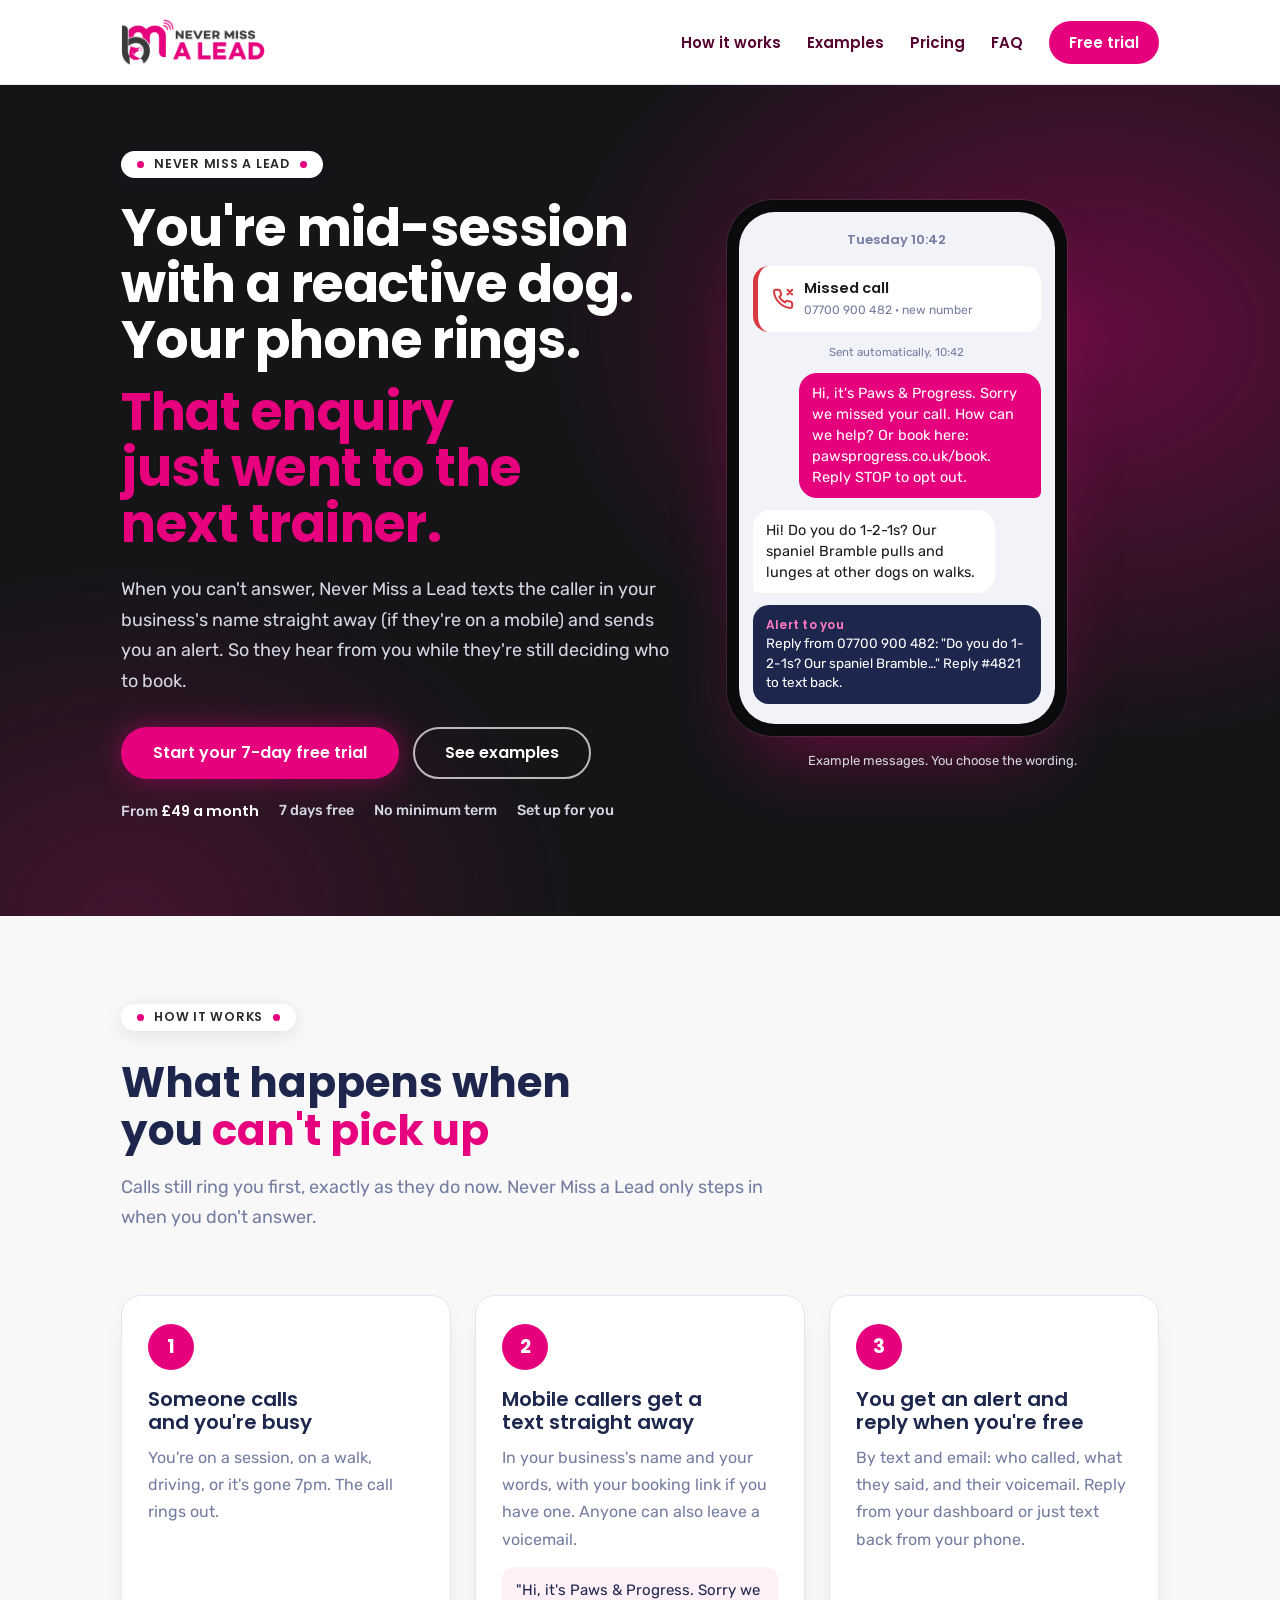
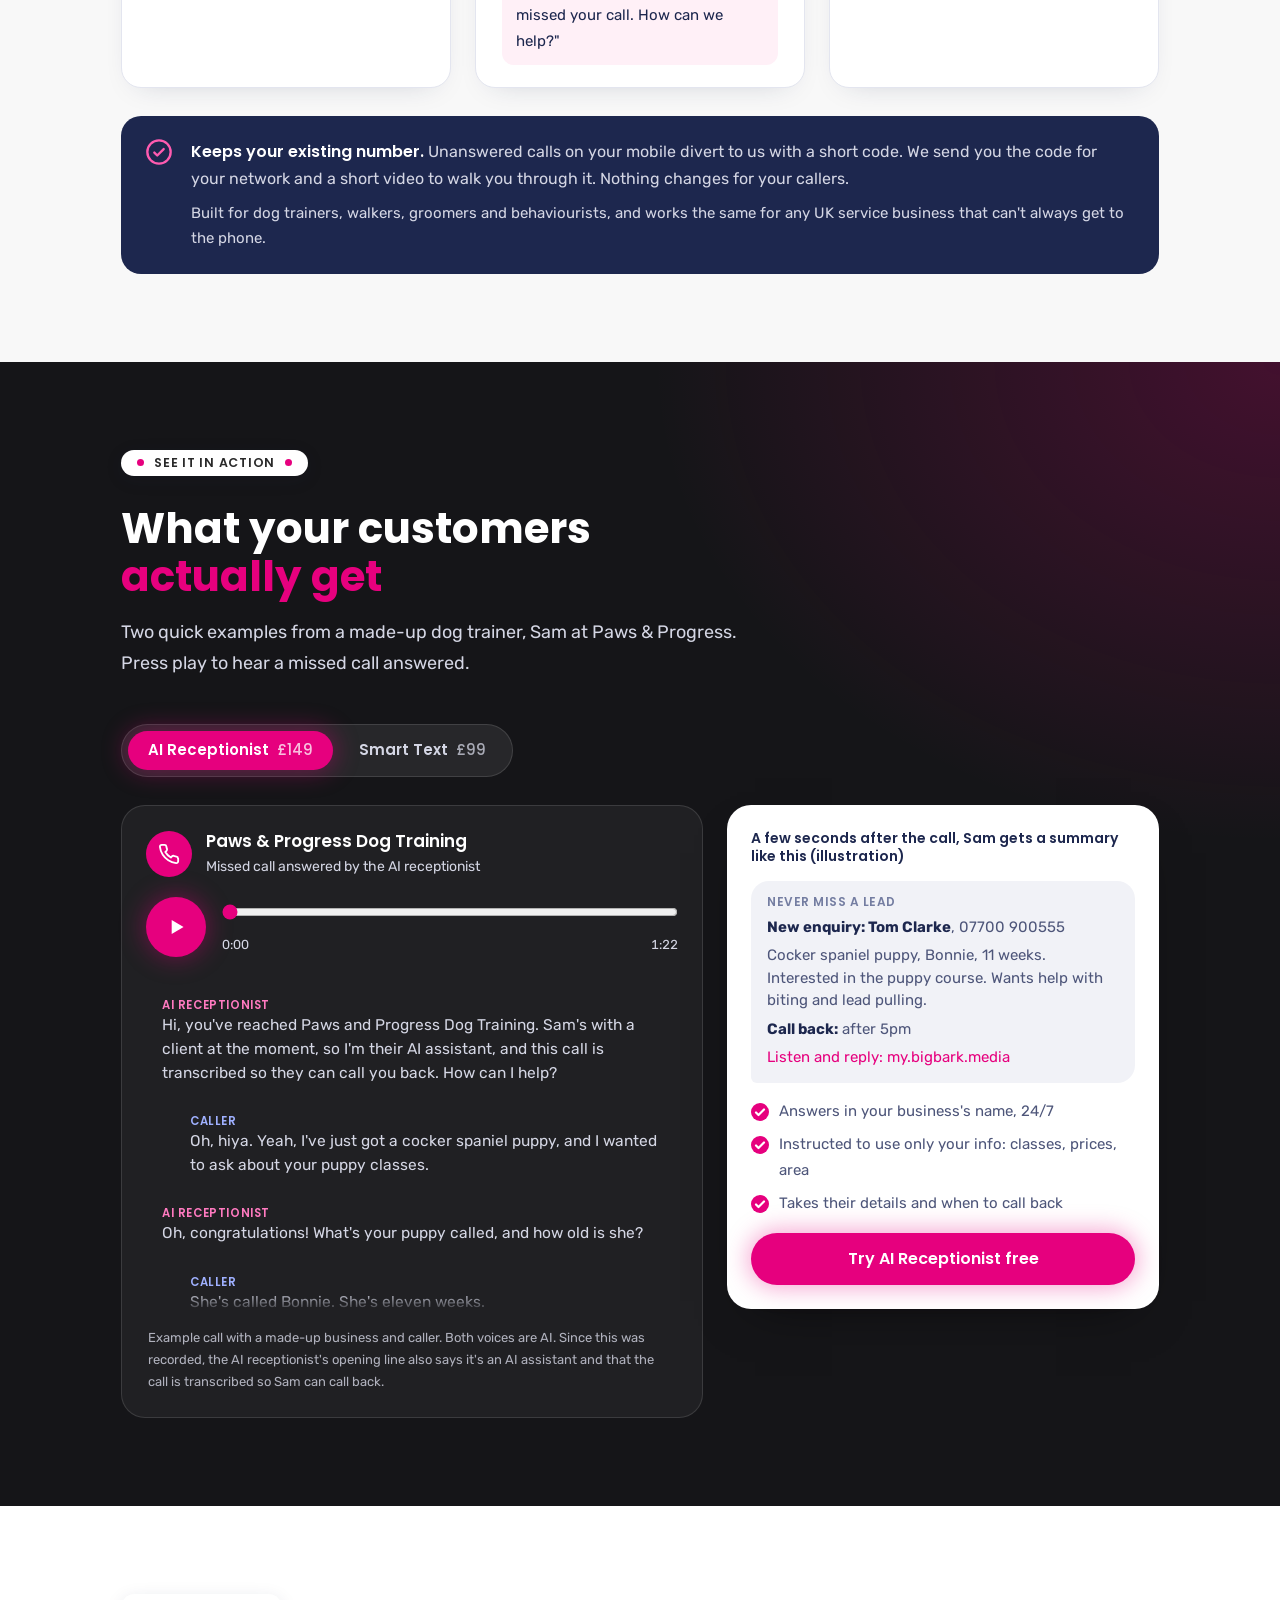
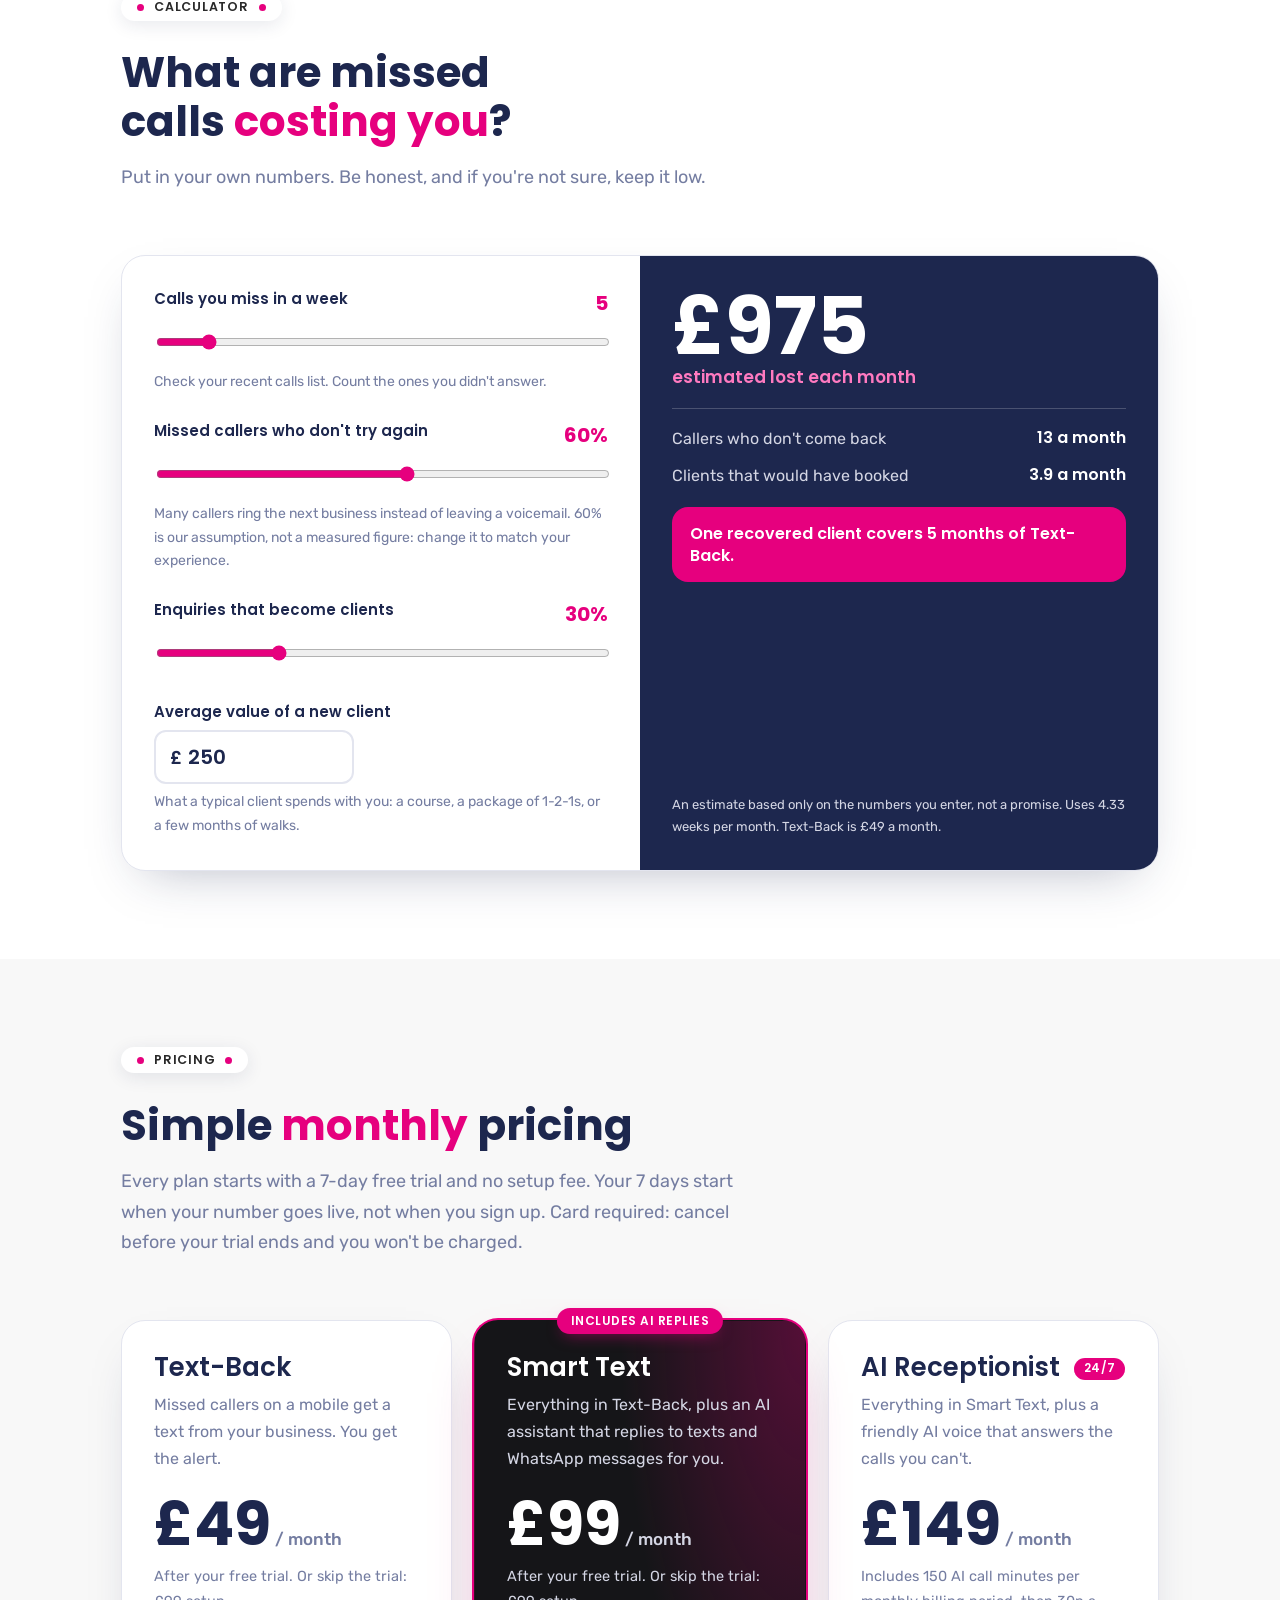
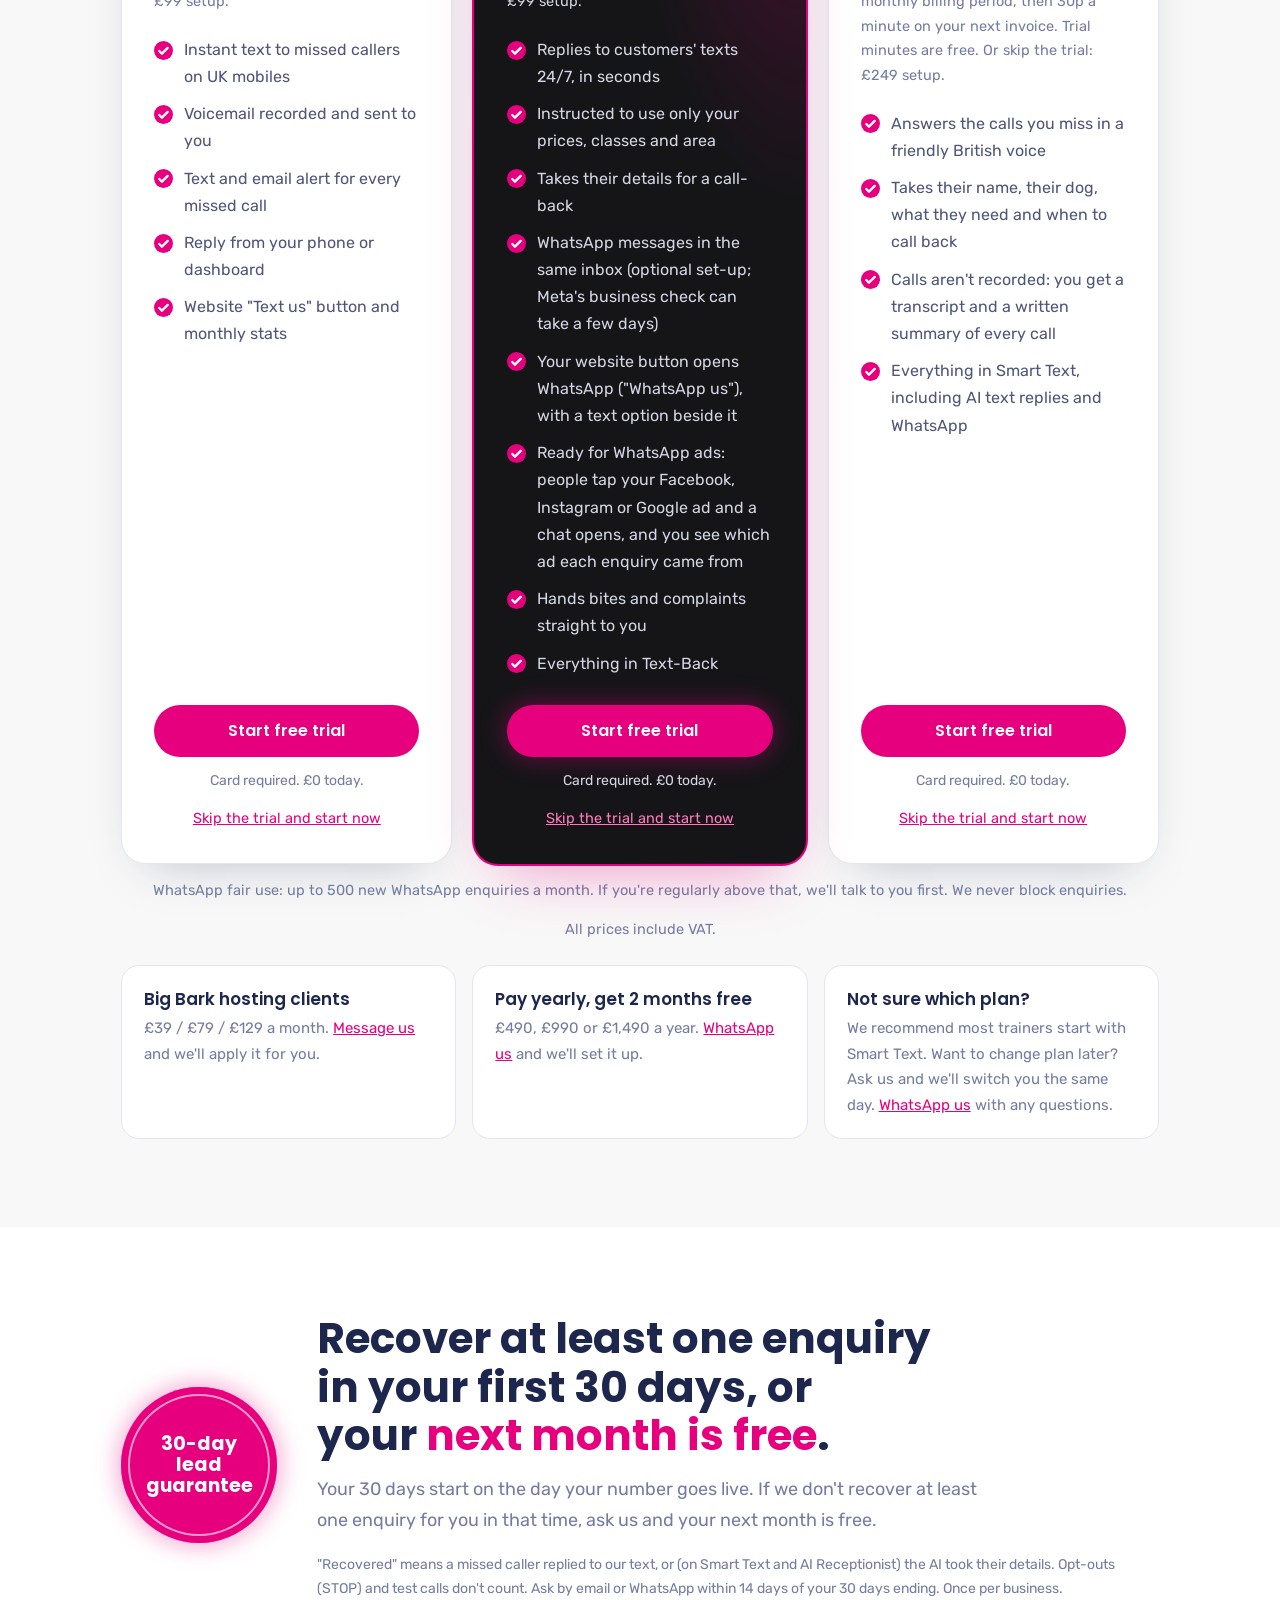
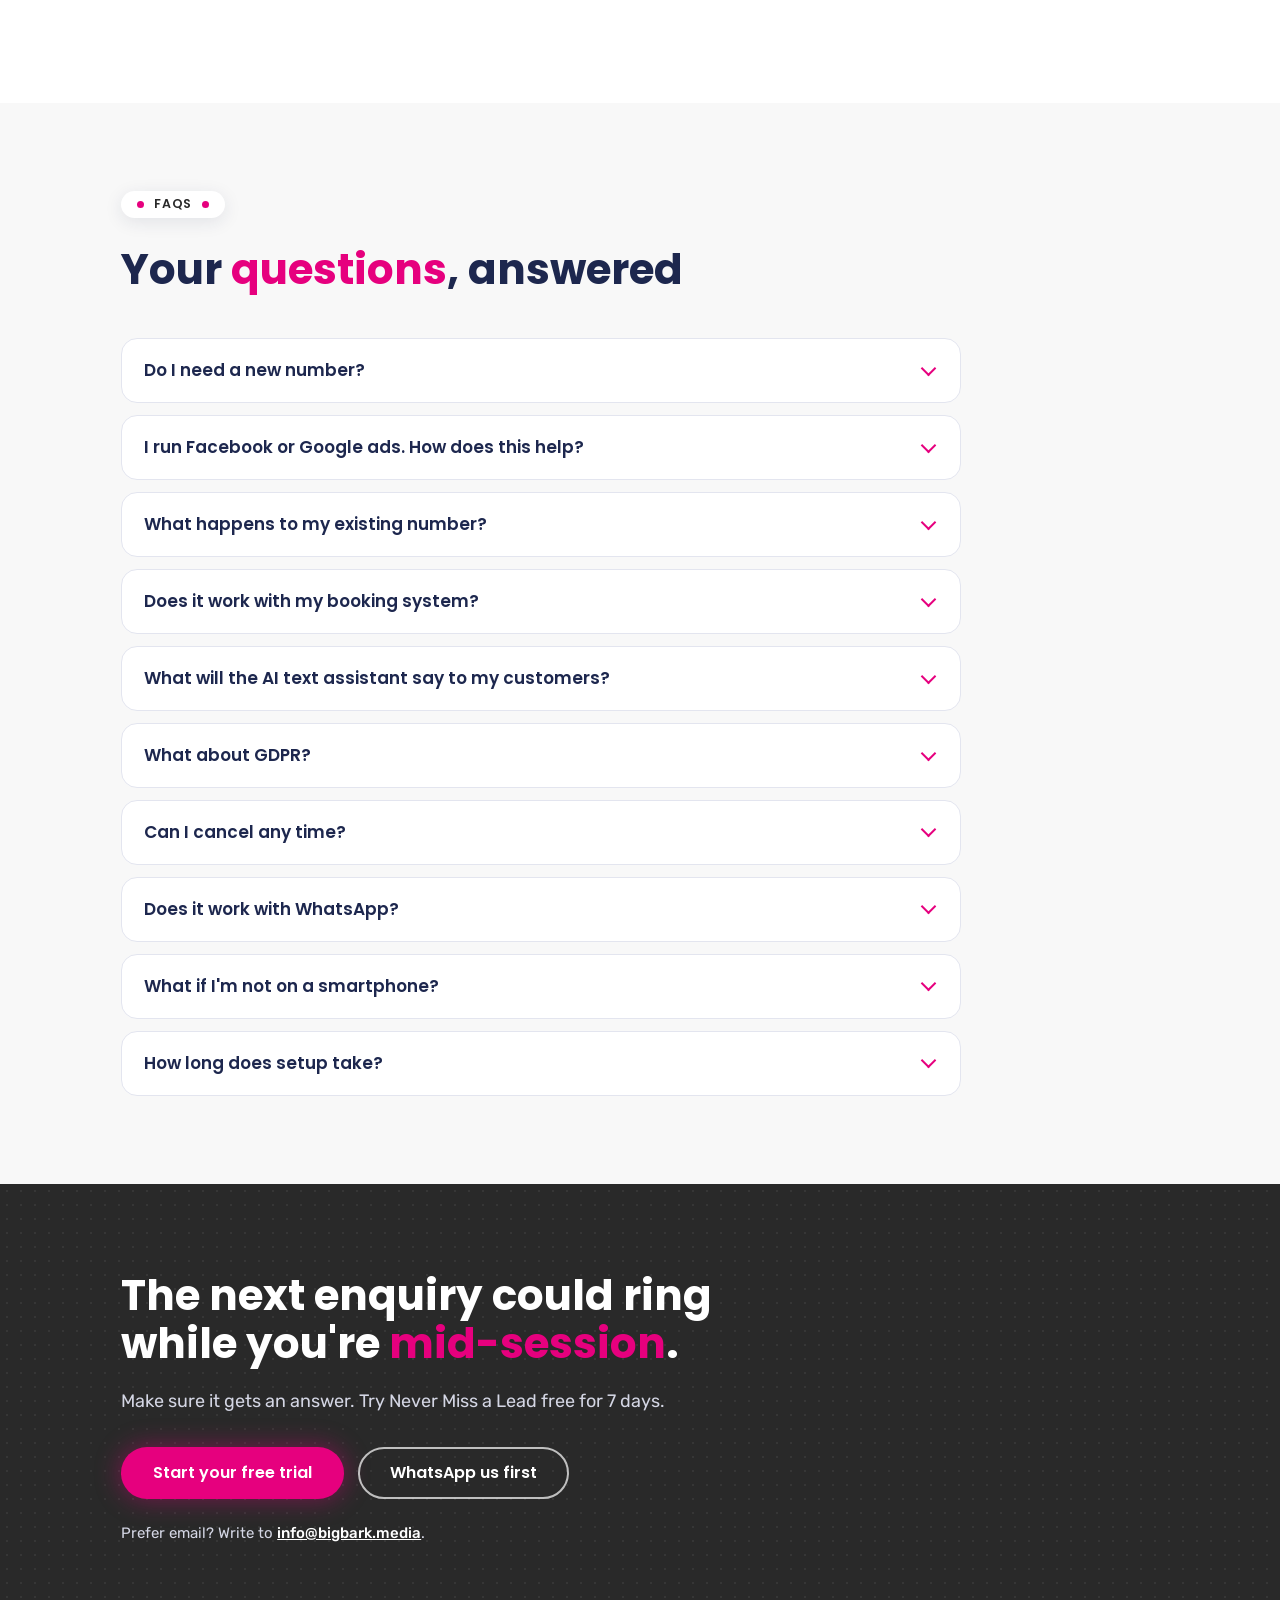
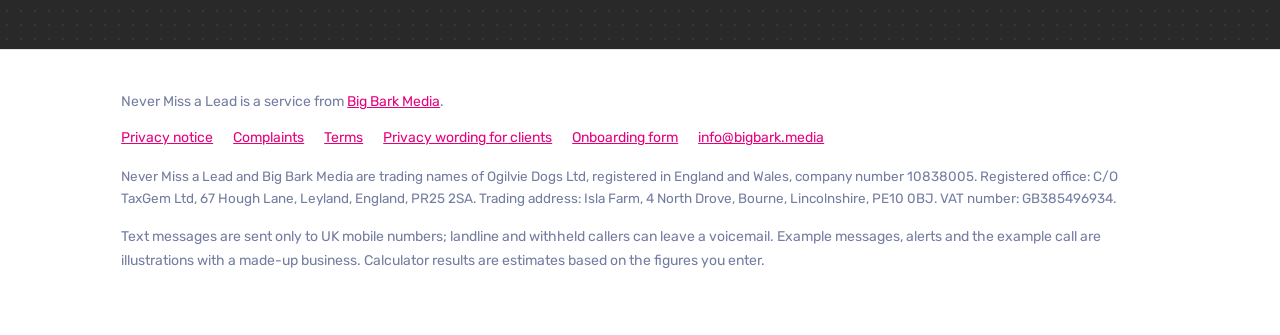
<file: index.html>
<!doctype html>
<html lang="en-GB">
<head>
<link rel="icon" href="favicon.ico" sizes="any">
<link rel="icon" type="image/png" sizes="32x32" href="assets/favicon-32.png">
<link rel="icon" type="image/png" sizes="192x192" href="assets/favicon-192.png">
<link rel="apple-touch-icon" href="assets/apple-touch-icon.png">
<meta charset="utf-8">
<meta name="viewport" content="width=device-width, initial-scale=1">
<title>Never Miss a Lead — missed-call text-back for dog trainers | Big Bark Media</title>
<meta name="description" content="When you can't answer, missed callers on a mobile get a text in your business's name straight away, and you get an alert. Missed-call text-back from £49/month, AI text replies £99/month, AI receptionist £149/month. 7-day free trial. By Big Bark Media.">
<meta name="theme-color" content="#151518">
<link rel="canonical" href="https://nevermiss.bigbark.media/">
<meta property="og:type" content="website">
<meta property="og:site_name" content="Big Bark Media">
<meta property="og:title" content="Never Miss a Lead — stop losing enquiries to voicemail">
<meta property="og:description" content="Mid-session and can't answer? Missed mobile callers get a text in your business's name straight away, and you get an alert. From £49/month, 7-day free trial.">
<meta property="og:url" content="https://nevermiss.bigbark.media/">
<meta property="og:image" content="https://bigbark.media/wp-content/uploads/2024/03/Big-Bark-Media_150324-01-2.png">
<meta property="og:locale" content="en_GB">
<meta name="twitter:card" content="summary_large_image">
<link rel="preconnect" href="https://fonts.googleapis.com">
<link rel="preconnect" href="https://fonts.gstatic.com" crossorigin>
<link href="https://fonts.googleapis.com/css2?family=Poppins:wght@500;600;700&family=Rubik:wght@400;500&display=swap" rel="stylesheet">
<script src="config.js"></script>
<link rel="stylesheet" href="assets/bigbark.css">
</head>
<body>
<a class="skip" href="#main">Skip to content</a>

<header class="top">
  <div class="wrap">
    <a class="brand" href="./" aria-label="Never Miss a Lead home">
      <img src="assets/nevermiss-logo.png" alt="Never Miss a Lead by Big Bark Media" width="144" height="46">
    </a>
    <nav aria-label="Main">
      <a class="hide-sm" href="#how">How it works</a>
      <a class="hide-sm" href="#see-it">Examples</a>
      <a class="hide-sm" href="#pricing">Pricing</a>
      <a class="hide-sm" href="#faq">FAQ</a>
      <a class="nav-cta" href="#pricing">Free trial</a>
    </nav>
  </div>
</header>

<main id="main">
<section class="hero" aria-labelledby="hero-h">
  <div class="wrap">
    <div>
      <p class="eyebrow">Never Miss a Lead</p>
      <h1 id="hero-h">
        <span>You're mid-session with a reactive dog.</span>
        <span>Your phone rings.</span>
        <span class="gap">That enquiry just went to the next trainer.</span>
      </h1>
      <p class="lede">When you can't answer, Never Miss a Lead texts the caller in your business's name straight away (if they're on a mobile) and sends you an alert. So they hear from you while they're still deciding who to book.</p>
      <div class="cta-row">
        <a class="btn btn-go" href="#pricing">Start your 7-day free trial</a>
        <a class="btn btn-ghost" href="#see-it">See examples</a>
      </div>
      <p class="price-line"><span>From <strong>£49 a month</strong></span><span>7 days free</span><span>No minimum term</span><span>Set up for you</span></p>
    </div>

    <div>
      <div class="phone" role="img" aria-label="Example: a missed call from a new enquiry, followed by an automatic text from Paws and Progress Dog Training, the caller's reply, and an alert to the trainer.">
        <div class="screen" aria-hidden="true">
          <div class="clock">Tuesday 10:42</div>
          <div class="evt missed">
            <svg width="22" height="22" viewBox="0 0 24 24" fill="none" stroke="currentColor" stroke-width="2.2" stroke-linecap="round" stroke-linejoin="round"><path d="M22 16.9v3a2 2 0 0 1-2.2 2 19.8 19.8 0 0 1-8.6-3.1 19.5 19.5 0 0 1-6-6A19.8 19.8 0 0 1 2.1 4.2 2 2 0 0 1 4.1 2h3a2 2 0 0 1 2 1.7c.1.9.4 1.8.7 2.7a2 2 0 0 1-.5 2.1L8 9.8a16 16 0 0 0 6 6l1.3-1.3a2 2 0 0 1 2.1-.4c.9.3 1.8.6 2.7.7a2 2 0 0 1 1.7 2z"/><path d="M17 2l5 5M22 2l-5 5"/></svg>
            <div><b>Missed call</b><small>07700 900 482 · new number</small></div>
          </div>
          <div class="evt stamp">Sent automatically, 10:42</div>
          <div class="evt bubble out">Hi, it's Paws &amp; Progress. Sorry we missed your call. How can we help? Or book here: pawsprogress.co.uk/book. Reply STOP to opt out.</div>
          <div class="evt bubble in">Hi! Do you do 1-2-1s? Our spaniel Bramble pulls and lunges at other dogs on walks.</div>
          <div class="evt alert"><b>Alert to you</b>Reply from 07700 900 482: "Do you do 1-2-1s? Our spaniel Bramble…" Reply #4821 to text back.</div>
        </div>
      </div>
      <p class="phone-cap">Example messages. You choose the wording.</p>
    </div>
  </div>
</section>

<section id="how" class="alt-bg" aria-labelledby="how-h">
  <div class="wrap">
    <div class="sec-head">
      <p class="eyebrow">How it works</p>
      <h2 id="how-h">What happens when you <em class="hl">can't pick up</em></h2>
      <p class="lede">Calls still ring you first, exactly as they do now. Never Miss a Lead only steps in when you don't answer.</p>
    </div>
    <ol class="steps">
      <li>
        <h3>Someone calls and you're busy</h3>
        <p>You're on a session, on a walk, driving, or it's gone 7pm. The call rings out.</p>
      </li>
      <li>
        <h3>Mobile callers get a text straight away</h3>
        <p>In your business's name and your words, with your booking link if you have one. Anyone can also leave a voicemail.</p>
        <span class="quote">"Hi, it's Paws &amp; Progress. Sorry we missed your call. How can we help?"</span>
      </li>
      <li>
        <h3>You get an alert and reply when you're free</h3>
        <p>By text and email: who called, what they said, and their voicemail. Reply from your dashboard or just text back from your phone.</p>
      </li>
    </ol>
    <div class="fits">
      <svg width="28" height="28" viewBox="0 0 24 24" fill="none" stroke="currentColor" stroke-width="2" stroke-linecap="round" stroke-linejoin="round" aria-hidden="true"><circle cx="12" cy="12" r="10"/><path d="M8 12.5l2.5 2.5L16 9.5"/></svg>
      <div>
        <p><strong>Keeps your existing number.</strong> Unanswered calls on your mobile divert to us with a short code. We send you the code for your network and a short video to walk you through it. Nothing changes for your callers.</p>
        <p>Built for dog trainers, walkers, groomers and behaviourists, and works the same for any UK service business that can't always get to the phone.</p>
      </div>
    </div>
  </div>
</section>

<section id="see-it" class="see on-ink" aria-labelledby="see-h">
  <div class="wrap">
    <div class="sec-head">
      <p class="eyebrow">See it in action</p>
      <h2 id="see-h">What your customers <em class="hl">actually get</em></h2>
      <p class="lede">Two quick examples from a made-up dog trainer, Sam at Paws &amp; Progress. Press play to hear a missed call answered.</p>
    </div>
    <div class="tabs" role="tablist" aria-label="Examples">
      <button type="button" role="tab" id="tab-call" aria-controls="panel-call" aria-selected="true">AI Receptionist <span>£149</span></button>
      <button type="button" role="tab" id="tab-smart" aria-controls="panel-smart" aria-selected="false" tabindex="-1">Smart Text <span>£99</span></button>
    </div>

    <div class="panel" id="panel-call" role="tabpanel" aria-labelledby="tab-call">
      <div class="see-grid listen" id="listen">
        <div class="call-card">
        <div class="call-top">
          <span class="call-avatar" aria-hidden="true"><svg viewBox="0 0 24 24" width="22" height="22" fill="none" stroke="currentColor" stroke-width="2" stroke-linecap="round" stroke-linejoin="round"><path d="M22 16.9v3a2 2 0 0 1-2.2 2 19.8 19.8 0 0 1-8.6-3.1 19.5 19.5 0 0 1-6-6A19.8 19.8 0 0 1 2.1 4.2 2 2 0 0 1 4.1 2h3a2 2 0 0 1 2 1.7c.1.9.4 1.8.7 2.7a2 2 0 0 1-.5 2.1L8 9.8a16 16 0 0 0 6 6l1.3-1.3a2 2 0 0 1 2.1-.4c.9.3 1.8.6 2.7.7a2 2 0 0 1 1.7 2z"/></svg></span>
          <div><b>Paws &amp; Progress Dog Training</b><span class="call-sub">Missed call answered by the AI receptionist</span></div>
        </div>
        <div class="player">
          <button type="button" class="play" aria-label="Play the example call" aria-pressed="false">
            <svg class="i-play" viewBox="0 0 24 24" width="26" height="26" aria-hidden="true"><path d="M8 5.5v13l11-6.5z" fill="currentColor"/></svg>
            <svg class="i-pause" viewBox="0 0 24 24" width="26" height="26" aria-hidden="true"><path d="M7 5h4v14H7zM13 5h4v14h-4z" fill="currentColor"/></svg>
          </button>
          <div class="track">
            <input type="range" class="seek" min="0" max="81.51" step="0.1" value="0" aria-label="Position in the call">
            <div class="times"><span class="cur">0:00</span><span>1:22</span></div>
          </div>
        </div>
        <audio preload="none" src="assets/audio/ai-receptionist-demo.mp3"></audio>
        <ol class="transcript" aria-label="Call transcript">
            <li class="ln ai" data-t="0.6"><button type="button" aria-label="Play from here"><span class="who">AI receptionist</span><span class="say">Hi, you've reached Paws and Progress Dog Training. Sam's with a client at the moment, so I'm their AI assistant, and this call is transcribed so they can call you back. How can I help?</span></button></li>
            <li class="ln caller" data-t="12.25"><button type="button" aria-label="Play from here"><span class="who">Caller</span><span class="say">Oh, hiya. Yeah, I've just got a cocker spaniel puppy, and I wanted to ask about your puppy classes.</span></button></li>
            <li class="ln ai" data-t="17.09"><button type="button" aria-label="Play from here"><span class="who">AI receptionist</span><span class="say">Oh, congratulations! What's your puppy called, and how old is she?</span></button></li>
            <li class="ln caller" data-t="21.65"><button type="button" aria-label="Play from here"><span class="who">Caller</span><span class="say">She's called Bonnie. She's eleven weeks.</span></button></li>
            <li class="ln ai" data-t="23.85"><button type="button" aria-label="Play from here"><span class="who">AI receptionist</span><span class="say">Aw, lovely. So, our puppy course runs for six weeks, on Saturday mornings in Wisbech, and it's £120, which Sam will confirm. Bonnie can join once she's had her second jab. Is there anything in particular you'd like help with?</span></button></li>
            <li class="ln caller" data-t="40.22"><button type="button" aria-label="Play from here"><span class="who">Caller</span><span class="say">Mainly the biting, to be honest. And she pulls like mad on the lead.</span></button></li>
            <li class="ln ai" data-t="44.16"><button type="button" aria-label="Play from here"><span class="who">AI receptionist</span><span class="say">That's really common at her age, and it's exactly what the course covers. Can I take your name, and is this the best number for Sam to call you back on?</span></button></li>
            <li class="ln caller" data-t="53.0"><button type="button" aria-label="Play from here"><span class="who">Caller</span><span class="say">Yeah, it's Tom. Tom Clarke. And yeah, this number's fine.</span></button></li>
            <li class="ln ai" data-t="56.16"><button type="button" aria-label="Play from here"><span class="who">AI receptionist</span><span class="say">Thanks, Tom. And when's a good time for Sam to ring you?</span></button></li>
            <li class="ln caller" data-t="60.0"><button type="button" aria-label="Play from here"><span class="who">Caller</span><span class="say">Any time after five, really.</span></button></li>
            <li class="ln ai" data-t="61.87"><button type="button" aria-label="Play from here"><span class="who">AI receptionist</span><span class="say">Perfect. I'll pass all of that on to Sam now, and they'll give you a call after five. Is there anything else I can help with?</span></button></li>
            <li class="ln caller" data-t="69.63"><button type="button" aria-label="Play from here"><span class="who">Caller</span><span class="say">No, that's brilliant. Thank you.</span></button></li>
            <li class="ln ai" data-t="71.34"><button type="button" aria-label="Play from here"><span class="who">AI receptionist</span><span class="say">You're welcome, Tom. Give Bonnie a fuss from us. Bye for now!</span></button></li>
        </ol>
        <p class="demo-note">Example call with a made-up business and caller. Both voices are AI. Since this was recorded, the AI receptionist's opening line also says it's an AI assistant and that the call is transcribed so Sam can call back.</p>
      </div>
        <aside class="summary-card" aria-labelledby="sum-h">
        <p class="sum-kicker">A few seconds after the call, Sam gets a summary like this (illustration)</p>
        <div class="sms">
          <p class="sms-from" id="sum-h">Never Miss a Lead</p>
          <p><b>New enquiry: Tom Clarke</b>, <span style="white-space:nowrap">07700 900555</span></p>
          <p>Cocker spaniel puppy, Bonnie, 11 weeks. Interested in the puppy course. Wants help with biting and lead pulling.</p>
          <p><b>Call back:</b> after 5pm</p>
          <p class="sms-link">Listen and reply: my.bigbark.media</p>
        </div>
        <ul class="sum-points">
          <li>Answers in your business's name, 24/7</li>
          <li>Instructed to use only your info: classes, prices, area</li>
          <li>Takes their details and when to call back</li>
        </ul>
        <a class="btn btn-go" data-link="ai_trial" href="#pricing">Try AI Receptionist free</a>
      </aside>
      </div>
    </div>
    <div class="panel" id="panel-smart" role="tabpanel" aria-labelledby="tab-smart">
      <div class="see-grid">
        <div class="st-phone" aria-label="Example text conversation">
          <div class="st-top"><span class="st-name">Paws &amp; Progress</span><span class="st-sub">Texts to your Never Miss a Lead number</span></div>
          <div class="st-missed"><svg viewBox="0 0 24 24" width="14" height="14" aria-hidden="true" fill="none" stroke="currentColor" stroke-width="2.2" stroke-linecap="round" stroke-linejoin="round"><path d="M23 1l-6 6M17 1l6 6"/><path d="M22 16.9v3a2 2 0 0 1-2.2 2 19.8 19.8 0 0 1-8.6-3.1 19.5 19.5 0 0 1-6-6A19.8 19.8 0 0 1 2.1 4.2 2 2 0 0 1 4.1 2h3a2 2 0 0 1 2 1.7c.1.9.4 1.8.7 2.7a2 2 0 0 1-.5 2.1L8 9.8a16 16 0 0 0 6 6l1.3-1.3a2 2 0 0 1 2.1-.4c.9.3 1.8.6 2.7.7a2 2 0 0 1 1.7 2z"/></svg>Missed call, 9:41pm</div>
          <ol class="st-thread">
              <li class="st-msg sys"><p>Hi, it's Paws &amp; Progress. Sorry we missed your call. How can we help? Reply STOP to opt out.</p><span class="meta">Auto-text · 9:41pm</span></li>
              <li class="st-msg in"><p>Hi! Do you do 1-2-1s? My rescue lurcher pulls like mad. We're in March</p><span class="meta">9:43pm</span></li>
              <li class="st-msg ai"><p>Paws &amp; Progress: Yes! 1-2-1s at your home are £45, or 4 for £160, and March is in our area. Can I take your name?</p><span class="meta">AI assistant · 9:43pm</span><span class="st-tag"><svg viewBox="0 0 16 16" width="12" height="12" aria-hidden="true"><path d="M3.5 8.5l3 3 6-7" fill="none" stroke="currentColor" stroke-width="2.4" stroke-linecap="round" stroke-linejoin="round"/></svg>Used your prices and area</span></li>
              <li class="st-msg in"><p>Lucy. Could Sam ring me tomorrow after 12?</p><span class="meta">9:45pm</span></li>
              <li class="st-msg ai"><p>Paws &amp; Progress: Thanks, Lucy. I've passed your details and that time on to Sam, who'll be in touch.</p><span class="meta">AI assistant · 9:45pm</span><span class="st-tag"><svg viewBox="0 0 16 16" width="12" height="12" aria-hidden="true"><path d="M3.5 8.5l3 3 6-7" fill="none" stroke="currentColor" stroke-width="2.4" stroke-linecap="round" stroke-linejoin="round"/></svg>Took their details for a call-back</span></li>
          </ol>
        </div>
        <aside class="summary-card" aria-labelledby="sum-smart-h">
          <p class="sum-kicker" id="sum-smart-h">When Sam checks in, the lead looks like this (illustration)</p>
          <div class="sms">
            <p class="sms-from">Never Miss a Lead</p>
            <p><b>New lead: Lucy</b>, <span style="white-space:nowrap">07700 900812</span></p>
            <p>Rescue lurcher, pulls on the lead. Lives in March. Interested in 4 × 1-2-1 (£160).</p>
            <p><b>Call back:</b> today after 12</p>
          </div>
          <ul class="sum-points">
            <li>Replies in seconds, day or night</li>
            <li>Instructed to use only your prices, classes and area</li>
            <li>Hands bites and complaints straight to you</li>
          </ul>
          <a class="btn btn-go" data-link="smart_trial" href="#pricing">Try Smart Text free</a>
        </aside>
      </div>
    </div>

  </div>
</section>

<div class="demo" id="demo" hidden>
  <div class="wrap">
    <div>
      <h2>Try it yourself</h2>
      <p>Ring our demo line and don't expect anyone to answer. You'll get the text within a few seconds.</p>
    </div>
    <a class="num" id="demo-num" href="#">DEMO_NUMBER</a>
  </div>
</div>

<section id="calculator" aria-labelledby="calc-h">
  <div class="wrap">
    <div class="sec-head">
      <p class="eyebrow">Calculator</p>
      <h2 id="calc-h">What are missed calls <em class="hl">costing you</em>?</h2>
      <p class="lede">Put in your own numbers. Be honest, and if you're not sure, keep it low.</p>
    </div>
    <div class="calc">
      <form id="roi" onsubmit="return false" aria-describedby="calc-note">
        <div class="field">
          <label for="r-calls">Calls you miss in a week <output for="r-calls" id="o-calls">5</output></label>
          <input type="range" id="r-calls" min="1" max="40" step="1" value="5">
          <p class="hint">Check your recent calls list. Count the ones you didn't answer.</p>
        </div>
        <div class="field">
          <label for="r-gone">Missed callers who don't try again <output for="r-gone" id="o-gone">60%</output></label>
          <input type="range" id="r-gone" min="10" max="100" step="5" value="60">
          <p class="hint">Many callers ring the next business instead of leaving a voicemail. 60% is our assumption, not a measured figure: change it to match your experience.</p>
        </div>
        <div class="field">
          <label for="r-conv">Enquiries that become clients <output for="r-conv" id="o-conv">30%</output></label>
          <input type="range" id="r-conv" min="5" max="100" step="5" value="30">
        </div>
        <div class="field">
          <label for="r-val">Average value of a new client</label>
          <div class="money"><span aria-hidden="true">£</span><input id="r-val" type="number" inputmode="numeric" min="0" step="10" value="250" aria-describedby="val-hint"></div>
          <p class="hint" id="val-hint">What a typical client spends with you: a course, a package of 1-2-1s, or a few months of walks.</p>
        </div>
      </form>
      <div class="result" aria-live="polite">
        <div>
          <div class="big" id="o-lost">£975</div>
          <div class="lbl">estimated lost each month</div>
        </div>
        <dl>
          <div><dt>Callers who don't come back</dt><dd id="o-lostcallers">13 a month</dd></div>
          <div><dt>Clients that would have booked</dt><dd id="o-lostclients">3.9 a month</dd></div>
        </dl>
        <p class="payback" id="o-payback">One recovered client covers 5 months of Text-Back.</p>
        <p class="small" id="calc-note">An estimate based only on the numbers you enter, not a promise. Uses 4.33 weeks per month. Text-Back is £49 a month.</p>
      </div>
    </div>
  </div>
</section>

<section id="pricing" class="alt-bg" aria-labelledby="price-h">
  <div class="wrap">
    <div class="sec-head">
      <p class="eyebrow">Pricing</p>
      <h2 id="price-h">Simple <em class="hl">monthly</em> pricing</h2>
      <p class="lede">Every plan starts with a 7-day free trial and no setup fee. Your 7 days start when your number goes live, not when you sign up. Card required: cancel before your trial ends and you won't be charged.</p>
    </div>
    <div class="plans">
      <article class="plan" aria-labelledby="p1">
        <h3 id="p1">Text-Back</h3>
        <p class="for">Missed callers on a mobile get a text from your business. You get the alert.</p>
        <div class="amount">£49<small> / month</small></div>
        <p class="setup">After your free trial. Or skip the trial: £99 setup.</p>
        <details class="incl" open>
          <summary>What's included</summary>
          <ul>
          <li>Instant text to missed callers on UK mobiles</li>
          <li>Voicemail recorded and sent to you</li>
          <li>Text and email alert for every missed call</li>
          <li>Reply from your phone or dashboard</li>
          <li>Website "Text us" button and monthly stats</li>
          </ul>
        </details>
        <div class="actions">
          <a class="btn btn-go" data-link="textback_trial" href="#">Start free trial</a>
          <p class="trial-note">Card required. £0 today.</p>
          <p class="paynow"><a data-link="textback_now" href="#">Skip the trial and start now</a></p>
        </div>
      </article>
      <article class="plan featured on-ink" aria-labelledby="p2">
        <span class="badge ribbon">Includes AI replies</span>
        <h3 id="p2">Smart Text</h3>
        <p class="for">Everything in Text-Back, plus an AI assistant that replies to texts and WhatsApp messages for you.</p>
        <div class="amount">£99<small> / month</small></div>
        <p class="setup">After your free trial. Or skip the trial: £99 setup.</p>
        <details class="incl" open>
          <summary>What's included</summary>
          <ul>
          <li>Replies to customers' texts 24/7, in seconds</li>
          <li>Instructed to use only your prices, classes and area</li>
          <li>Takes their details for a call-back</li>
          <li>WhatsApp messages in the same inbox (optional set-up; Meta's business check can take a few days)</li>
          <li>Your website button opens WhatsApp ("WhatsApp us"), with a text option beside it</li>
          <li>Ready for WhatsApp ads: people tap your Facebook, Instagram or Google ad and a chat opens, and you see which ad each enquiry came from</li>
          <li>Hands bites and complaints straight to you</li>
          <li>Everything in Text-Back</li>
          </ul>
        </details>
        <div class="actions">
          <a class="btn btn-go" data-link="smart_trial" href="#">Start free trial</a>
          <p class="trial-note">Card required. £0 today.</p>
          <p class="paynow"><a data-link="smart_now" href="#">Skip the trial and start now</a></p>
        </div>
      </article>
      <article class="plan" aria-labelledby="p3">
        <h3 id="p3">AI Receptionist <span class="badge">24/7</span></h3>
        <p class="for">Everything in Smart Text, plus a friendly AI voice that answers the calls you can't.</p>
        <div class="amount">£149<small> / month</small></div>
        <p class="setup">Includes 150 AI call minutes per monthly billing period, then 30p a minute on your next invoice. Trial minutes are free. Or skip the trial: £249 setup.</p>
        <details class="incl" open>
          <summary>What's included</summary>
          <ul>
          <li>Answers the calls you miss in a friendly British voice</li>
          <li>Takes their name, their dog, what they need and when to call back</li>
          <li>Calls aren't recorded: you get a transcript and a written summary of every call</li>
          <li>Everything in Smart Text, including AI text replies and WhatsApp</li>
          </ul>
        </details>
        <div class="actions">
          <a class="btn btn-go" data-link="ai_trial" href="#">Start free trial</a>
          <p class="trial-note">Card required. £0 today.</p>
          <p class="paynow"><a data-link="ai_now" href="#">Skip the trial and start now</a></p>
        </div>
      </article>
    </div>
    <p class="vat-line">WhatsApp fair use: up to 500 new WhatsApp enquiries a month. If you're regularly above that, we'll talk to you first. We never block enquiries.</p>
    <p class="vat-line">All prices include VAT.</p>
    <div class="extras">
      <div><b>Big Bark hosting clients</b><p>£39 / £79 / £129 a month. <a data-ext="whatsapp" href="#">Message us</a> and we'll apply it for you.</p></div>
      <div><b>Pay yearly, get 2 months free</b><p>£490, £990 or £1,490 a year. <a data-ext="whatsapp" href="#">WhatsApp us</a> and we'll set it up.</p></div>
      <div><b>Not sure which plan?</b><p>We recommend most trainers start with Smart Text. Want to change plan later? Ask us and we'll switch you the same day. <a data-ext="whatsapp" href="#">WhatsApp us</a> with any questions.</p></div>
    </div>
  </div>
</section>

<section class="guarantee" aria-labelledby="g-h">
  <div class="wrap">
    <div class="seal" aria-hidden="true">30-day lead guarantee</div>
    <div>
      <h2 id="g-h">Recover at least one enquiry in your first 30 days, or your <em class="hl">next month is free</em>.</h2>
      <!-- [guarantee wording: confirm] One definition, same as facts/product-facts.md section 8. -->
      <p class="lede">Your 30 days start on the day your number goes live. If we don't recover at least one enquiry for you in that time, ask us and your next month is free.</p>
      <p class="fine">"Recovered" means a missed caller replied to our text, or (on Smart Text and AI Receptionist) the AI took their details. Opt-outs (STOP) and test calls don't count. Ask by email or WhatsApp within 14 days of your 30 days ending. Once per business.</p>
    </div>
  </div>
</section>

<section id="faq" class="alt-bg" aria-labelledby="faq-h">
  <div class="wrap">
    <div class="sec-head"><p class="eyebrow">FAQs</p><h2 id="faq-h">Your <em class="hl">questions</em>, answered</h2></div>
    <div class="faq">
      <details>
        <summary>Do I need a new number?</summary>
        <div class="a"><p>No. You can keep the number everyone already has. We give you a UK number that sits behind the scenes, and your mobile sends calls you don't answer to it.</p></div>
      </details>
      <details>
        <summary>I run Facebook or Google ads. How does this help?</summary>
        <div class="a"><p>We recommend pointing your ads at WhatsApp (on Smart Text and AI Receptionist). On Facebook and Instagram, people tap your ad and a WhatsApp chat with your business opens. On Google, your website's WhatsApp button does the same. The AI replies in seconds, any time of day, and your dashboard shows which ad each enquiry came from, so you can see which ads are worth the money.</p></div>
      </details>
      <details>
        <summary>What happens to my existing number?</summary>
        <div class="a"><p>Nothing changes for callers. Your phone still rings as normal. You dial a short code (we send it to you, matched to your network) so that calls you don't answer, or calls when you're busy or out of signal, go to Never Miss a Lead instead of your voicemail. You can switch it off again with one code.</p><p>Most UK networks support this. A few networks and plans don't (for example VOXI, Lebara and Vodafone pay as you go): then you get a Never Miss a Lead number to put on your website, Google profile and ads, which rings your mobile first. Some tariffs charge for diverted calls, so check yours.</p></div>
      </details>
      <details>
        <summary>Does it work with my booking system?</summary>
        <div class="a"><p>Yes, alongside it. Add your booking link and it goes in the text, so callers can book straight away. It works with any booking system that has a link, including Calendly, Acuity, Fresha and your own website. It doesn't connect into your diary itself.</p></div>
      </details>
      <details>
        <summary>What will the AI text assistant say to my customers?</summary>
        <div class="a"><p>Only what you tell it. When we set you up, you give us the basics: your services, prices, the area you cover, when you run classes and how to book. It's instructed to use just that to answer questions, get the customer's details and send your booking link, and to hand anything else to you. Like any AI it can get things wrong, so check its replies in your dashboard, especially in your first few weeks.</p><p>If someone mentions a bite, aggression, a complaint or anything it isn't sure about, it says you'll be in touch and hands the chat straight to you. The moment you reply yourself, it goes quiet on that chat. You can pause it or switch it off any time in your dashboard.</p></div>
      </details>
      <details>
        <summary>What about GDPR?</summary>
        <div class="a"><p>It's built with UK GDPR in mind. You stay in control of your callers' data and Big Bark Media handles it on your behalf under a data processing agreement. Every text names your business and lets people reply STOP.</p><p>Voicemails are recorded, and the greeting says so. AI receptionist calls aren't recorded, but they're transcribed and summarised so you can call back, and the AI says so at the start of the call. Message contents, voicemails, AI transcripts and summaries are deleted after 12 months. We keep a basic log of calls (number, time, outcome) while you're a client, for billing and support.</p><p>We give you <a href="privacy-snippet.html">wording for your privacy policy</a>. For how we handle your own details, see our <a href="privacy.html">privacy notice</a>.</p></div>
      </details>
      <details>
        <summary>Can I cancel any time?</summary>
        <div class="a"><p>Yes. There's no minimum term. Cancel from "Manage billing" in your dashboard, or just message us. Cancel before your free trial ends and you won't be charged anything. After that it's month to month, and a cancellation takes effect at the end of the month you've paid for.</p><p>When you cancel we email you the codes to switch your diverts off (one code, <code>##002#</code>, does them all). Do that before your plan ends. We also email you a copy of your data 30 days after it ends, then delete your callers' details.</p></div>
      </details>
      <details>
        <summary>Does it work with WhatsApp?</summary>
        <div class="a"><p>On Smart Text and AI Receptionist, yes. We set up a WhatsApp Business profile on your Never Miss a Lead number, so your own WhatsApp stays as it is. WhatsApp messages land in the same inbox as your texts, and the AI can reply to them too. Meta has to check your business first, which usually takes a few days.</p></div>
      </details>
      <details>
        <summary>What if I'm not on a smartphone?</summary>
        <div class="a"><p>That's fine. Alerts arrive as normal text messages and email. To reply to a caller from any mobile, just text our number with the short code from the alert, like "#4821 Yes, I have space on Thursday". The dashboard is there if you want it, but you don't need it.</p></div>
      </details>
      <details>
        <summary>How long does setup take?</summary>
        <div class="a"><p>Usually a few working days. Under Ofcom's UK phone number rules, our phone provider has to verify the business behind every number before it goes live, so we'll ask for some business details. If you're a sole trader, the provider also needs photo ID: we'll send you a secure link for it. While that's happening, we write your texts and set everything up behind the scenes. When your number's live, we email you your dashboard link and short setup videos: dial your divert code, turn on alerts and test it with a missed call. If you get stuck, email or WhatsApp us.</p><p>Your 7-day free trial doesn't start until your number is live, so the wait doesn't eat into it.</p></div>
      </details>
    </div>
  </div>
</section>

<section class="final on-ink" aria-labelledby="final-h">
  <div class="wrap">
    <h2 id="final-h">The next enquiry could ring while you're <em class="hl">mid-session</em>.</h2>
    <p class="lede">Make sure it gets an answer. Try Never Miss a Lead free for 7 days.</p>
    <div class="cta-row">
      <a class="btn btn-go" href="#pricing">Start your free trial</a>
      <a class="btn btn-ghost" data-ext="whatsapp" href="#">WhatsApp us first</a>
    </div>
    <p class="alt">Prefer email? Write to <a href="mailto:info@bigbark.media">info@bigbark.media</a>.</p>
  </div>
</section>
</main>

<nav class="mbar" aria-label="Quick actions">
  <a class="wa" data-ext="whatsapp" href="#"><svg width="18" height="18" viewBox="0 0 24 24" fill="currentColor" aria-hidden="true"><path d="M12 2a10 10 0 0 0-8.6 15.1L2 22l5-1.3A10 10 0 1 0 12 2zm0 18.2c-1.5 0-3-.4-4.3-1.2l-.3-.2-3 .8.8-2.9-.2-.3A8.2 8.2 0 1 1 12 20.2zm4.5-6.1c-.2-.1-1.5-.7-1.7-.8-.2-.1-.4-.1-.6.1l-.8 1c-.1.2-.3.2-.5.1a6.7 6.7 0 0 1-3.3-2.9c-.2-.4.2-.4.7-1.3.1-.2 0-.3 0-.4l-.8-1.8c-.2-.5-.4-.4-.6-.4h-.5c-.2 0-.4.1-.6.3-.2.2-.8.8-.8 2s.8 2.3 1 2.5c.1.2 1.7 2.6 4.1 3.6 1.5.7 2.1.7 2.9.6.5-.1 1.5-.6 1.7-1.2.2-.6.2-1.1.2-1.2-.1-.1-.2-.2-.4-.3z"/></svg>WhatsApp us</a>
  <a class="go" href="#pricing">See plans</a>
</nav>

<footer>
  <div class="wrap">
    <div class="row">
      <span>Never Miss a Lead is a service from <a href="https://bigbark.media">Big Bark Media</a>.</span>
      <span class="links"><a href="privacy.html">Privacy notice</a><a href="complaints.html">Complaints</a><a href="terms.html">Terms</a><a href="privacy-snippet.html">Privacy wording for clients</a><a href="onboarding.html">Onboarding form</a><a href="mailto:info@bigbark.media">info@bigbark.media</a></span>
    </div>
    <p class="legal">Never Miss a Lead and Big Bark Media are trading names of Ogilvie Dogs Ltd, registered in England and Wales, company number 10838005. Registered office: C/O TaxGem Ltd, 67 Hough Lane, Leyland, England, PR25 2SA. Trading address: Isla Farm, 4 North Drove, Bourne, Lincolnshire, PE10 0BJ. VAT number: GB385496934.</p>
    <p>Text messages are sent only to UK mobile numbers; landline and withheld callers can leave a voicemail. Example messages, alerts and the example call are illustrations with a made-up business. Calculator results are estimates based on the figures you enter.</p>
  </div>
</footer>

<script>
(function(){
  var C = window.NMAL_CONFIG || {};
  var L = C.links || {};
  var wa = C.whatsappUrl || 'https://wa.me/447822882162';
  document.documentElement.classList.add('js');

  // CTA links: Stripe link if set, else WhatsApp with the plan pre-filled
  document.querySelectorAll('[data-link]').forEach(function(a){
    var url = L[a.getAttribute('data-link')];
    if (url && url !== '#') {
      a.href = url;
      // Lets the onboarding and thank-you pages say "free trial" or "paid" correctly.
      a.addEventListener('click', function () { try { localStorage.setItem('nmal_checkout', /_now$/.test(a.getAttribute('data-link')) ? 'now' : 'trial'); } catch (e) {} });
    }
    else {
      var plan = { textback: 'Text-Back', smart: 'Smart Text', ai: 'AI Receptionist' }[(a.getAttribute('data-link') || '').split('_')[0]] || '';
      a.href = wa + '?text=' + encodeURIComponent('Hi! I\'m interested in Never Miss a Lead' + (plan ? ' (' + plan + ')' : '') + '.');
      a.target = '_blank';
      if (a.classList.contains('btn')) a.textContent = 'WhatsApp us';
      // payments paused: hide "Card required. £0 today." and "Skip the trial" under this button
      var box = a.closest('.actions');
      if (box) box.querySelectorAll('.trial-note, .paynow').forEach(function(el){ el.hidden = true; });
    }
    a.rel = 'noopener';
  });
  document.querySelectorAll('[data-ext]').forEach(function(a){
    a.href = wa;
    a.target = '_blank'; a.rel = 'noopener';
  });

  // Demo number block
  var dn = C.demoNumber;
  if (dn && dn !== 'DEMO_NUMBER') {
    var n = document.getElementById('demo-num');
    var local = dn.replace(/^\+44/, '0').replace(/^(\d{5})(\d{3})(\d+)$/, '$1 $2 $3');
    n.textContent = local; n.href = 'tel:' + dn;
    document.getElementById('demo').hidden = false;
  }

  // ROI calculator
  var $ = function(id){ return document.getElementById(id); };
  var gbp = function(v){ return '£' + Math.round(v).toLocaleString('en-GB'); };
  var WEEKS = 52 / 12, PRICE = 49;
  function calc(){
    var calls = +$('r-calls').value, gone = +$('r-gone').value / 100,
        conv = +$('r-conv').value / 100, val = Math.max(0, +$('r-val').value || 0);
    $('o-calls').textContent = calls;
    $('o-gone').textContent = Math.round(gone * 100) + '%';
    $('o-conv').textContent = Math.round(conv * 100) + '%';
    var lostCallers = calls * WEEKS * gone;
    var lostClients = lostCallers * conv;
    $('o-lost').textContent = gbp(lostClients * val);
    $('o-lostcallers').textContent = Math.round(lostCallers) + ' a month';
    $('o-lostclients').textContent = (Math.round(lostClients * 10) / 10) + ' a month';
    var months = Math.floor(val / PRICE);
    $('o-payback').textContent = months >= 1
      ? 'One recovered client covers ' + months + (months === 1 ? ' month' : ' months') + ' of Text-Back.'
      : 'At this client value, it takes more than one recovered client to cover a month of Text-Back.';
  }
  ['r-calls','r-gone','r-conv','r-val'].forEach(function(id){ $(id).addEventListener('input', calc); });
  calc();

  // Hero sequence: one orchestrated reveal
  var evts = document.querySelectorAll('.screen .evt');
  var still = window.matchMedia('(prefers-reduced-motion: reduce)').matches;
  evts.forEach(function(e, i){
    if (still) e.classList.add('show');
    else setTimeout(function(){ e.classList.add("show"); }, 150 + i * 500);
  });
})();
</script>
<script>
(function(){
  var root=document.getElementById('listen'); if(!root) return;
  var audio=root.querySelector('audio'), btn=root.querySelector('.play'), seek=root.querySelector('.seek'), cur=root.querySelector('.cur');
  var lines=[].slice.call(root.querySelectorAll('.ln')), list=root.querySelector('.transcript'), active=-1, dragging=false;
  function fmt(s){s=Math.max(0,Math.floor(s));return Math.floor(s/60)+':'+('0'+s%60).slice(-2);}
  function setActive(i){
    if(i===active) return; active=i;
    lines.forEach(function(li,j){li.classList.toggle('on',j===i);li.classList.toggle('past',j<i);});
    var li=lines[i]; if(li && !audio.paused){ var top=li.offsetTop-list.offsetTop-list.clientHeight/2+li.clientHeight/2; list.scrollTo({top:top,behavior:'smooth'}); }
  }
  function sync(){
    var t=audio.currentTime, i=-1;
    lines.forEach(function(li,j){ if(t>=parseFloat(li.dataset.t)-0.05) i=j; });
    setActive(i); if(!dragging) seek.value=t; cur.textContent=fmt(t);
  }
  function setPlaying(p){ btn.setAttribute('aria-pressed',p?'true':'false'); btn.setAttribute('aria-label',p?'Pause the example call':'Play the example call'); root.classList.toggle('playing',p); }
  btn.addEventListener('click',function(){ if(audio.paused){ audio.play(); } else { audio.pause(); } });
  audio.addEventListener('play',function(){setPlaying(true);});
  audio.addEventListener('pause',function(){setPlaying(false);});
  audio.addEventListener('ended',function(){setPlaying(false);});
  audio.addEventListener('timeupdate',sync);
  seek.addEventListener('input',function(){dragging=true;cur.textContent=fmt(seek.value);});
  seek.addEventListener('change',function(){dragging=false;audio.currentTime=parseFloat(seek.value);sync();});
  lines.forEach(function(li){ li.querySelector('button').addEventListener('click',function(){ audio.currentTime=parseFloat(li.dataset.t); audio.play(); }); });
})();
</script>
<script>
(function(){
  var tabs=[].slice.call(document.querySelectorAll('#see-it [role=tab]')); if(!tabs.length) return;
  var see=document.getElementById('see-it'); see.classList.add('js-tabs');
  function select(t, focus){
    tabs.forEach(function(x){ var on=x===t; x.setAttribute('aria-selected',on); x.tabIndex=on?0:-1; document.getElementById(x.getAttribute('aria-controls')).hidden=!on; });
    if(t.id!=='tab-call'){ var a=document.querySelector('#listen audio'); if(a && !a.paused) a.pause(); }
    if(focus) t.focus();
  }
  tabs.forEach(function(t,i){
    t.addEventListener('click',function(){select(t);});
    t.addEventListener('keydown',function(e){ var n=e.key==='ArrowRight'?1:e.key==='ArrowLeft'?-1:0; if(n){e.preventDefault(); select(tabs[(i+n+tabs.length)%tabs.length],true);} });
  });
  select(tabs[0]);
  if(location.hash==='#smart-text') select(tabs[1]);
})();
</script>
<script>
(function(){
  var mq=window.matchMedia('(max-width:820px)'), ds=[].slice.call(document.querySelectorAll('.plan .incl'));
  function apply(){ ds.forEach(function(d){ d.open=!mq.matches; }); }
  apply(); if(mq.addEventListener) mq.addEventListener('change',apply); else mq.addListener(apply);
})();
</script>
</body>
</html>
</file>
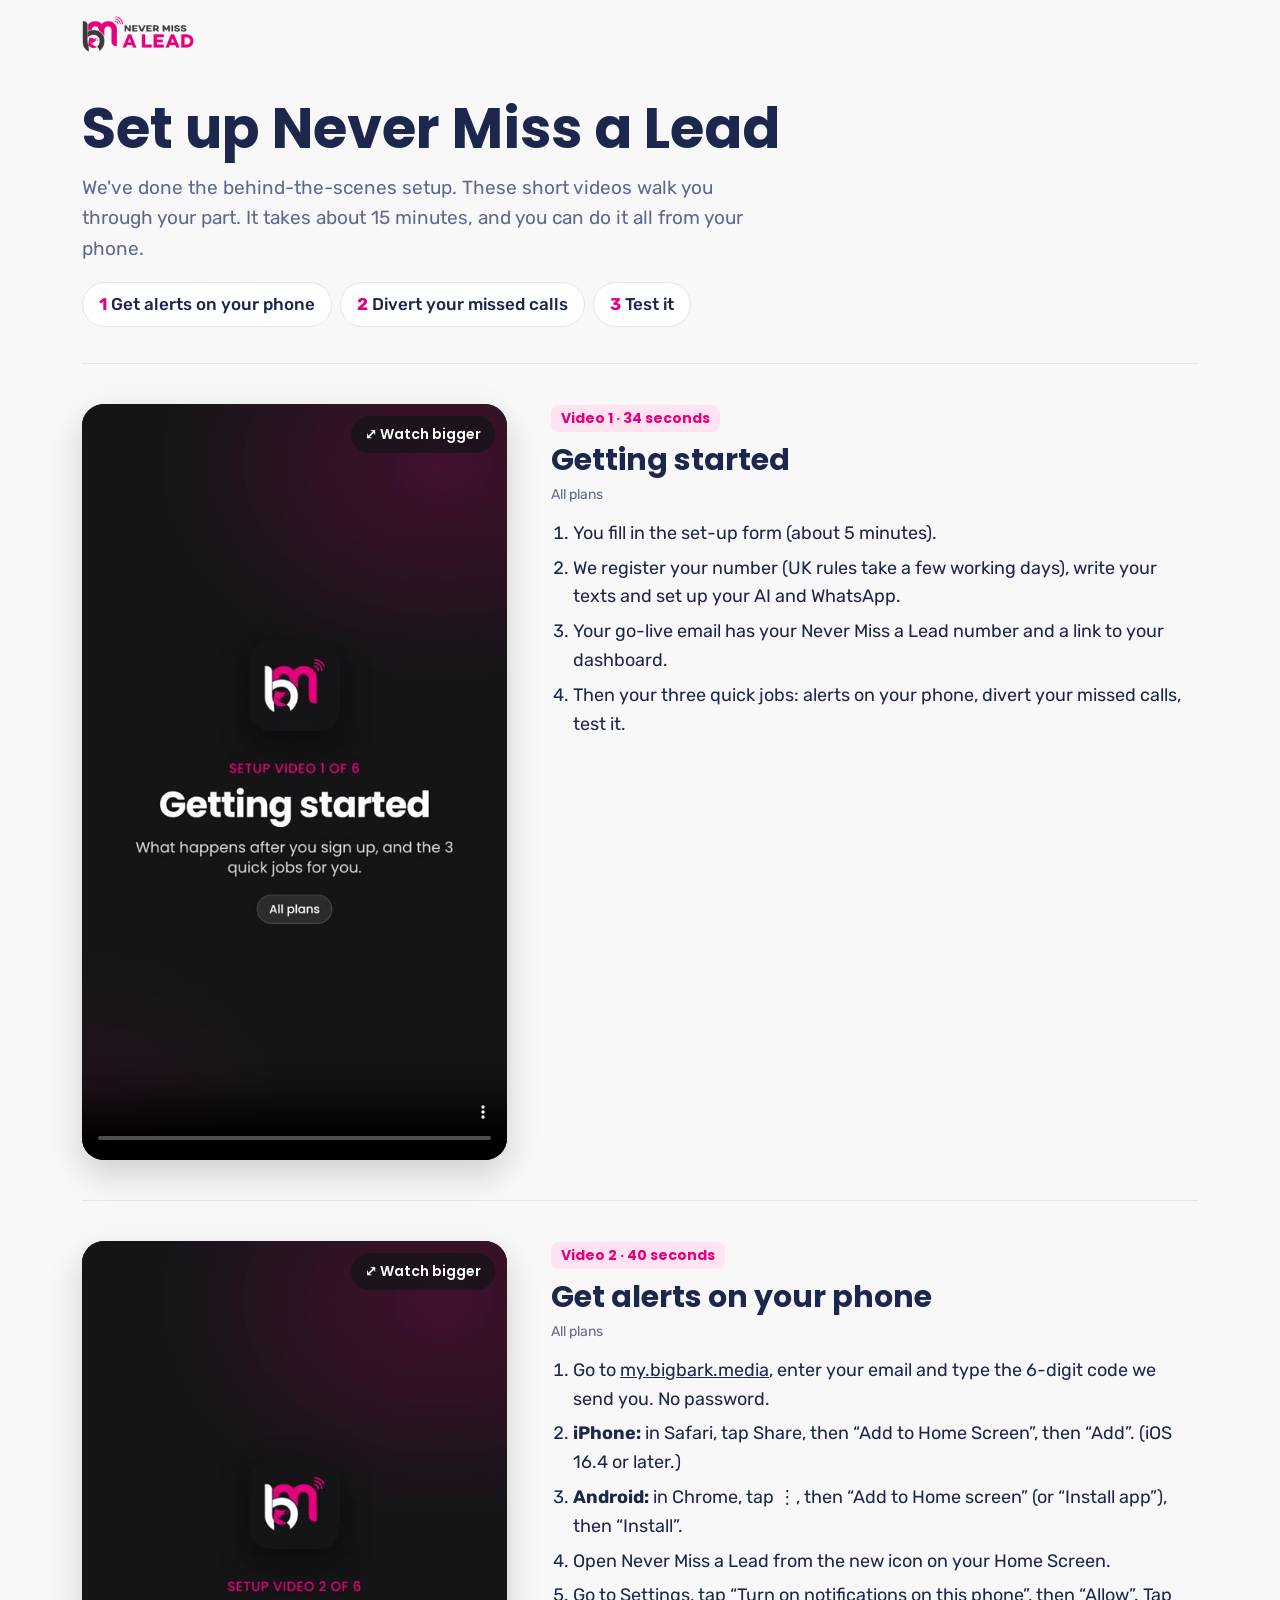
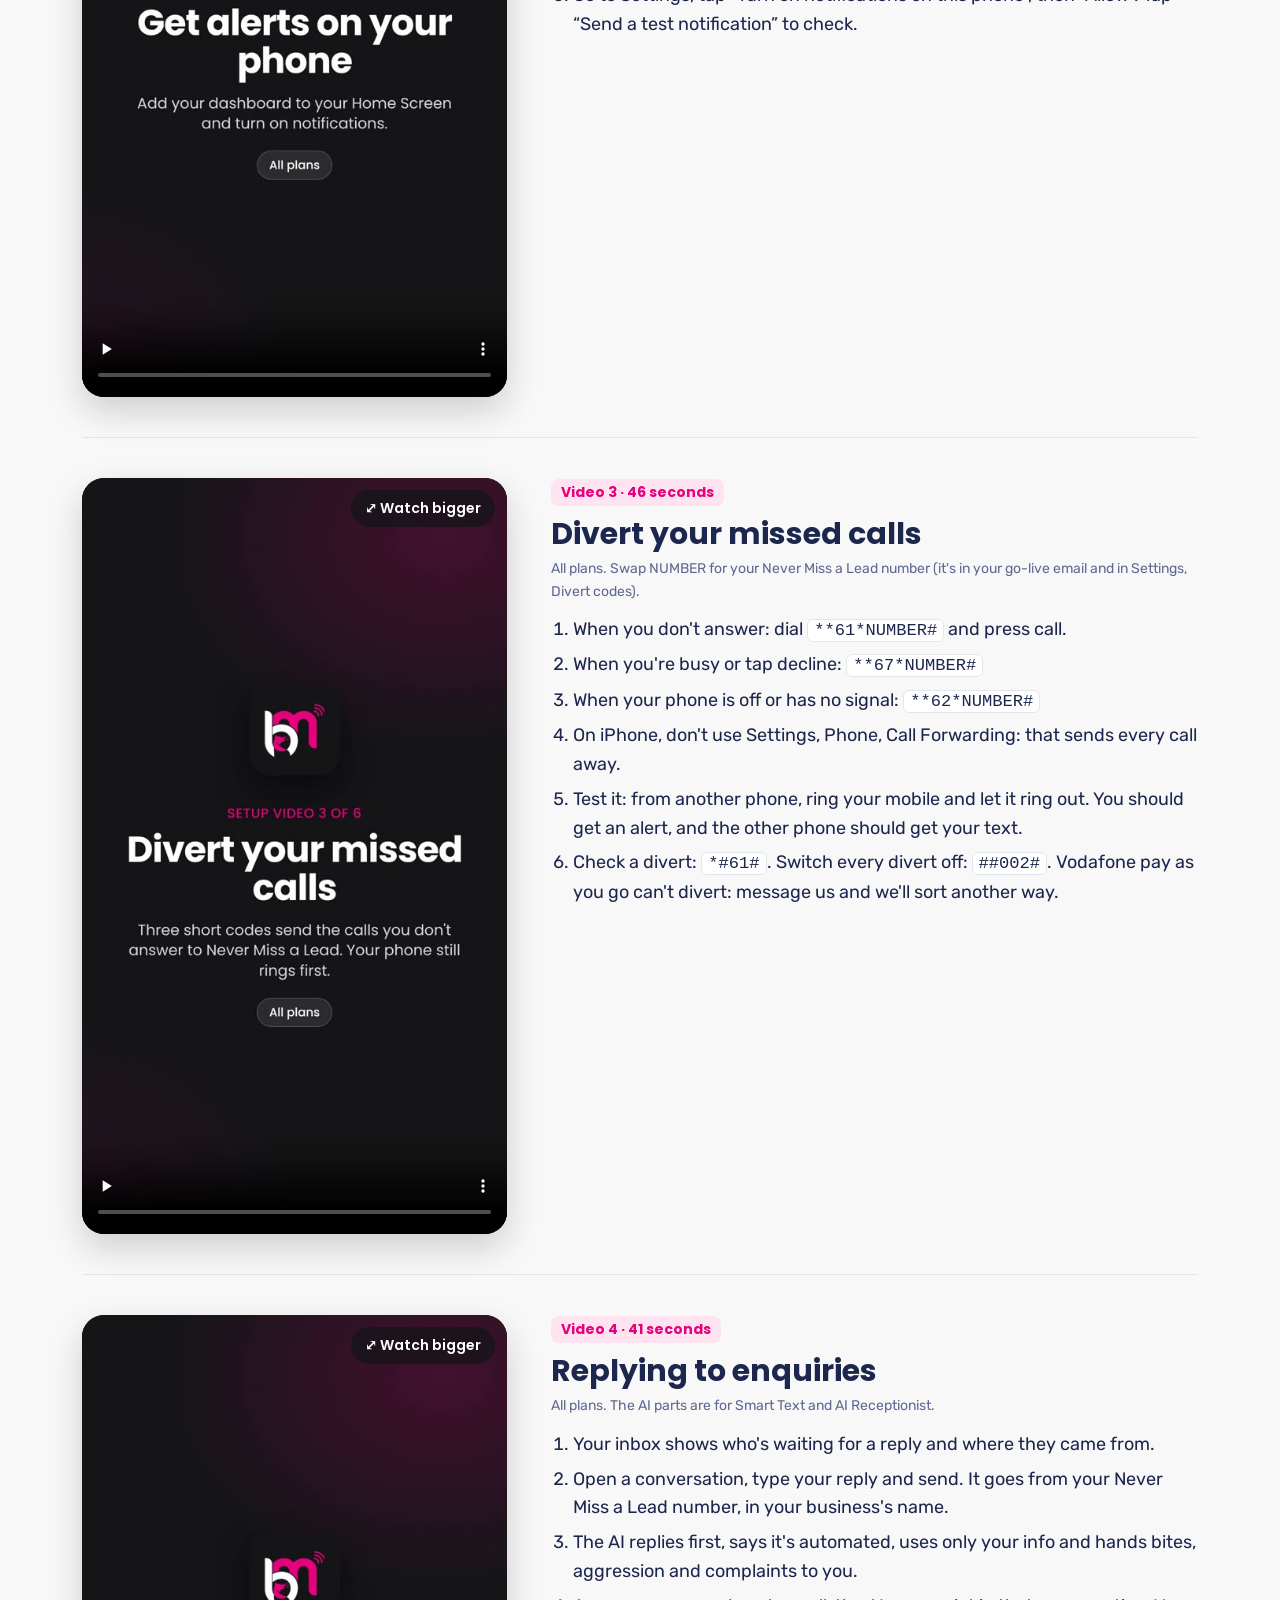
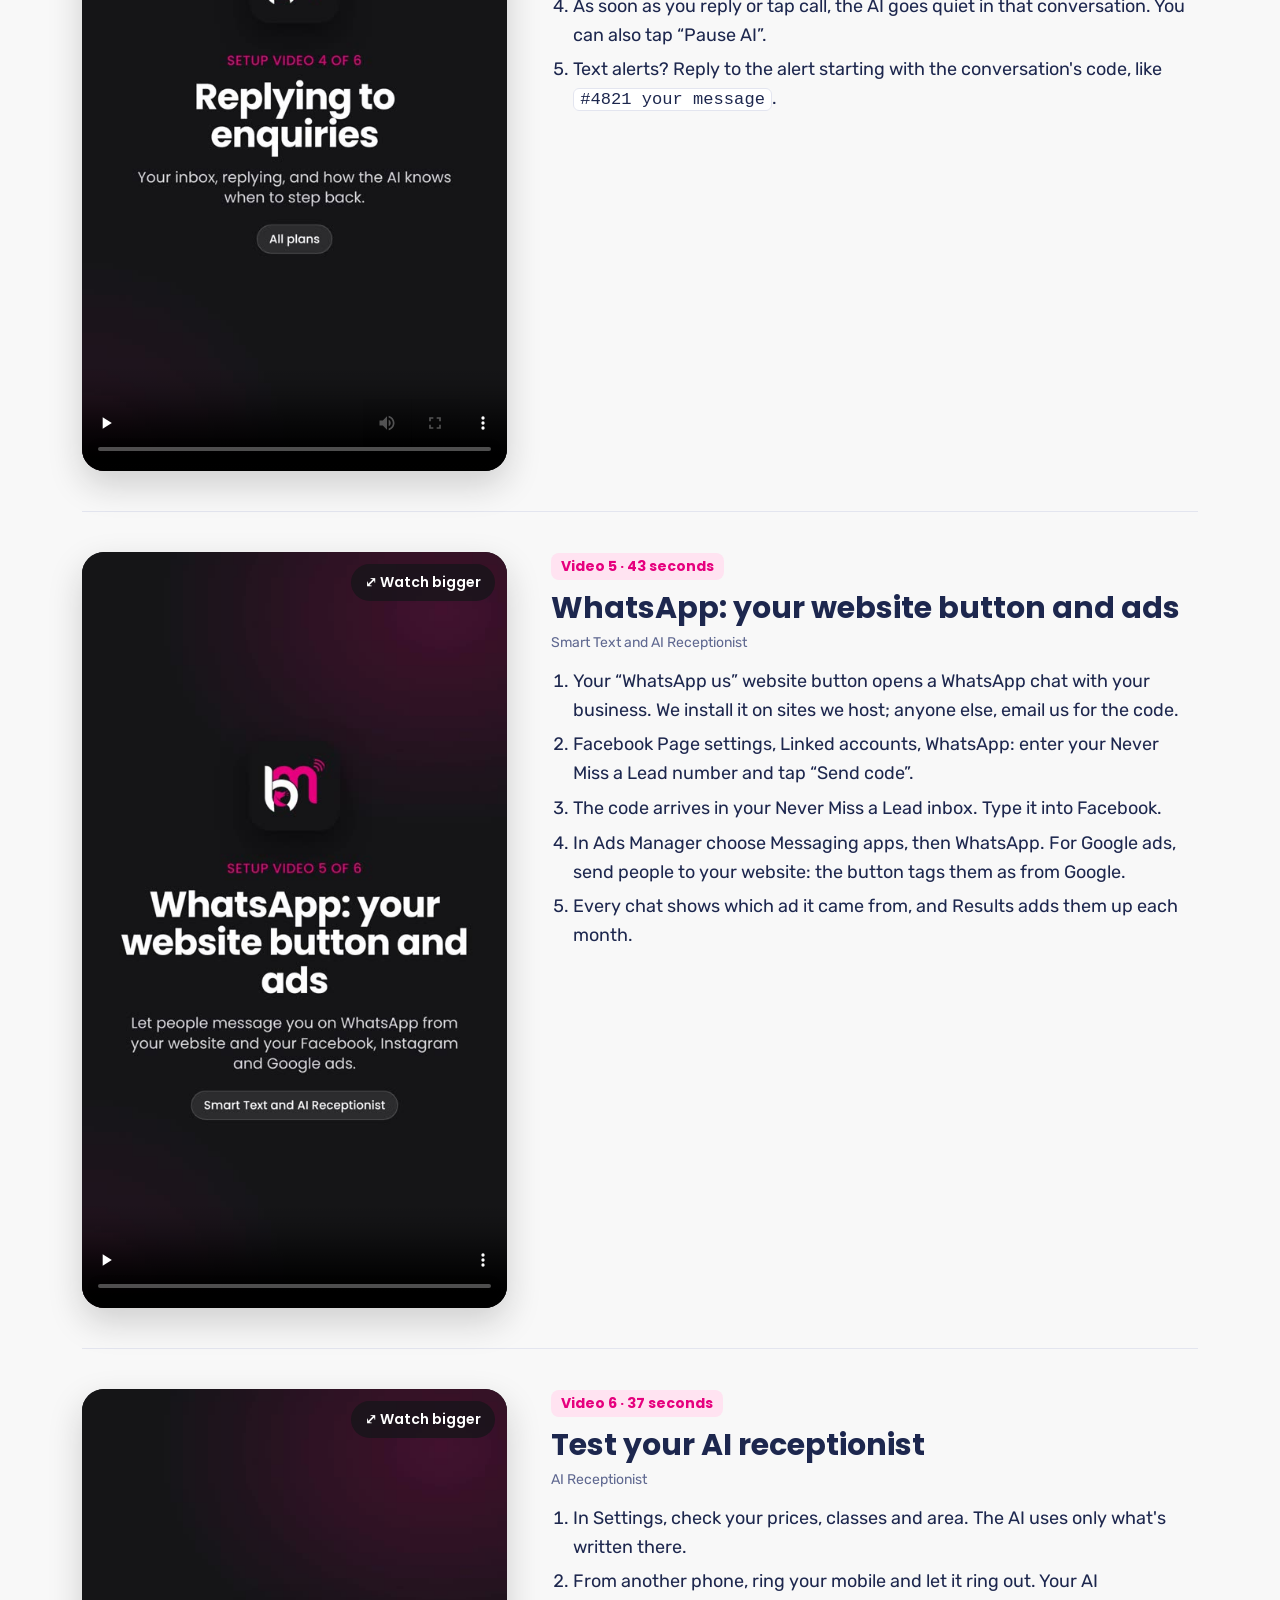
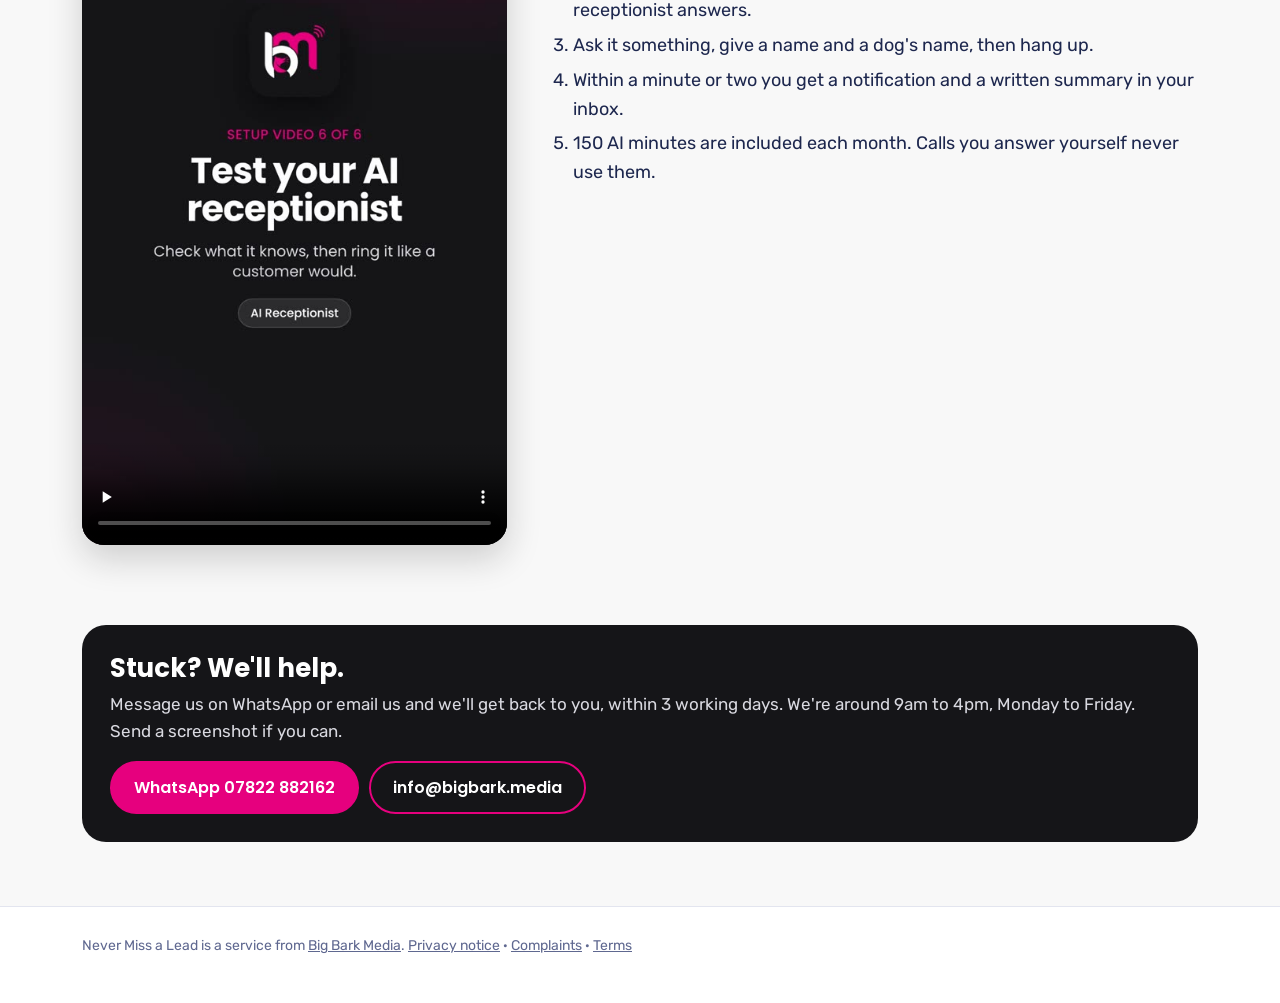
<file: setup/index.html>
<!doctype html>
<html lang="en-GB">
<head>
<link rel="icon" type="image/png" sizes="32x32" href="../assets/favicon-32.png">
<link rel="icon" type="image/png" sizes="192x192" href="../assets/favicon-192.png">
<link rel="apple-touch-icon" href="../assets/apple-touch-icon.png">
<meta charset="utf-8">
<meta name="viewport" content="width=device-width, initial-scale=1">
<title>Setup videos | Never Miss a Lead</title>
<meta name="description" content="Six short videos that walk you through setting up Never Miss a Lead: alerts on your phone, diverting your missed calls, replying, WhatsApp and testing your AI receptionist.">
<meta name="robots" content="noindex">
<meta name="theme-color" content="#151518">
<link rel="preconnect" href="https://fonts.googleapis.com">
<link rel="preconnect" href="https://fonts.gstatic.com" crossorigin>
<link href="https://fonts.googleapis.com/css2?family=Poppins:wght@500;600;700&family=Rubik:wght@400;500&display=swap" rel="stylesheet">
<style>
:root{--ink:#1D274E;--paper:#F8F8F8;--white:#fff;--hivis:#FFE3F1;--pink:#E6007E;--line:#E3E5EF;--muted:#5F6890;--dark:#151518;
--display:"Poppins","Segoe UI",system-ui,sans-serif;--body:"Rubik",system-ui,-apple-system,"Segoe UI",sans-serif}
*{box-sizing:border-box}
body{margin:0;background:var(--paper);color:var(--ink);font:400 17px/1.6 var(--body)}
a{color:inherit}
:focus-visible{outline:3px solid var(--pink);outline-offset:2px}
.wrap{max-width:1180px;margin:0 auto;padding:0 clamp(16px,4vw,32px)}
.top{padding:16px 0}.top img{height:36px;width:auto}
h1{font:700 clamp(34px,7vw,56px)/1.05 var(--display);margin:24px 0 14px}
.lede{font-size:19px;color:var(--muted);margin:0 0 18px;max-width:58ch}
.jobs{display:flex;flex-wrap:wrap;gap:8px;margin:0 0 36px;padding:0;list-style:none}
.jobs li{background:var(--white);border:1px solid var(--line);border-radius:999px;padding:8px 16px;font-weight:500}
.jobs b{color:var(--pink)}
.vid{display:grid;grid-template-columns:auto 1fr;gap:44px;align-items:start;padding:40px 0;border-top:1px solid var(--line)}
.vbox{position:relative;width:min(460px,calc(84vh * 9 / 16));}
.vid video{width:100%;aspect-ratio:9/16;cursor:pointer;border-radius:22px;background:var(--dark);display:block;box-shadow:0 14px 34px rgba(21,21,24,.18)}
.num{display:inline-block;font:700 14px var(--display);color:var(--pink);background:var(--hivis);border-radius:8px;padding:3px 10px}
h2{font:700 26px/1.2 var(--display);margin:10px 0 6px}
.plans{font-size:14px;color:var(--muted);margin:0 0 12px}
.vid ol{margin:0;padding-left:22px}
.vid li{margin:6px 0}
code{background:var(--white);border:1px solid var(--line);border-radius:6px;padding:1px 6px;font-size:.95em;white-space:nowrap}
.help{margin:40px 0 64px;background:var(--dark);color:#fff;border-radius:24px;padding:28px}
.help h2{color:#fff;margin-top:0}
.help p{color:#D9D9E0;margin:0 0 16px}
.btns{display:flex;flex-wrap:wrap;gap:10px}
.btn{display:inline-flex;align-items:center;min-height:48px;padding:12px 22px;border-radius:30px;border:2px solid var(--pink);font:600 16px var(--display);text-decoration:none;background:var(--pink);color:#fff}
.btn.ghost{background:transparent}
.site-foot{border-top:1px solid var(--line);background:var(--white);padding:28px 0 36px;font-size:14px;color:var(--muted)}
.site-foot p{margin:0 0 10px}
.big{position:absolute;top:12px;right:12px;display:inline-flex;align-items:center;gap:6px;border:0;border-radius:999px;background:rgba(21,21,24,.75);color:#fff;font:600 14px var(--display);padding:8px 14px;cursor:pointer}
.big:hover{background:var(--pink)}
.vid h2{font-size:30px}
.vid ol{font-size:18px}
dialog.player{border:0;padding:0;background:transparent;max-width:none;max-height:none}
dialog.player::backdrop{background:rgba(10,10,12,.88)}
dialog.player video{height:92vh;width:auto;aspect-ratio:9/16;border-radius:24px;display:block;background:#000}
dialog.player .close{position:fixed;top:18px;right:22px;width:48px;height:48px;border-radius:50%;border:0;background:#fff;color:var(--dark);font:700 26px/1 var(--display);cursor:pointer}
@media (max-width:760px){.vid{grid-template-columns:1fr;gap:20px}.vbox{width:100%;max-width:340px;margin:0 auto}.big{display:none}.vid h2{font-size:24px}.vid ol{font-size:17px}}
</style>
</head>
<body>
<div class="wrap">
  <header class="top"><a href="../index.html"><img src="../assets/nevermiss-logo.png" alt="Never Miss a Lead by Big Bark Media" width="125" height="40"></a></header>
  <main>
    <h1>Set up Never Miss a Lead</h1>
    <p class="lede">We've done the behind-the-scenes setup. These short videos walk you through your part. It takes about 15 minutes, and you can do it all from your phone.</p>
    <ul class="jobs" aria-label="Your three jobs">
      <li><b>1</b> Get alerts on your phone</li>
      <li><b>2</b> Divert your missed calls</li>
      <li><b>3</b> Test it</li>
    </ul>

    <section class="vid" id="getting-started">
      <div class="vbox"><video controls playsinline preload="none" poster="videos/1-getting-started.jpg" src="videos/1-getting-started.mp4"></video><button type="button" class="big" data-src="videos/1-getting-started.mp4" aria-label="Watch bigger">⤢ Watch bigger</button></div>
      <div>
        <span class="num">Video 1 · 34 seconds</span>
        <h2>Getting started</h2>
        <p class="plans">All plans</p>
        <ol>
          <li>You fill in the set-up form (about 5 minutes).</li>
          <li>We register your number (UK rules take a few working days), write your texts and set up your AI and WhatsApp.</li>
          <li>Your go-live email has your Never Miss a Lead number and a link to your dashboard.</li>
          <li>Then your three quick jobs: alerts on your phone, divert your missed calls, test it.</li>
        </ol>
      </div>
    </section>

    <section class="vid" id="alerts">
      <div class="vbox"><video controls playsinline preload="none" poster="videos/2-get-alerts-on-your-phone.jpg" src="videos/2-get-alerts-on-your-phone.mp4"></video><button type="button" class="big" data-src="videos/2-get-alerts-on-your-phone.mp4" aria-label="Watch bigger">⤢ Watch bigger</button></div>
      <div>
        <span class="num">Video 2 · 40 seconds</span>
        <h2>Get alerts on your phone</h2>
        <p class="plans">All plans</p>
        <ol>
          <li>Go to <a href="https://my.bigbark.media">my.bigbark.media</a>, enter your email and type the 6-digit code we send you. No password.</li>
          <li><b>iPhone:</b> in Safari, tap Share, then “Add to Home Screen”, then “Add”. (iOS 16.4 or later.)</li>
          <li><b>Android:</b> in Chrome, tap ⋮, then “Add to Home screen” (or “Install app”), then “Install”.</li>
          <li>Open Never Miss a Lead from the new icon on your Home Screen.</li>
          <li>Go to Settings, tap “Turn on notifications on this phone”, then “Allow”. Tap “Send a test notification” to check.</li>
        </ol>
      </div>
    </section>

    <section class="vid" id="divert">
      <div class="vbox"><video controls playsinline preload="none" poster="videos/3-divert-your-missed-calls.jpg" src="videos/3-divert-your-missed-calls.mp4"></video><button type="button" class="big" data-src="videos/3-divert-your-missed-calls.mp4" aria-label="Watch bigger">⤢ Watch bigger</button></div>
      <div>
        <span class="num">Video 3 · 46 seconds</span>
        <h2>Divert your missed calls</h2>
        <p class="plans">All plans. Swap NUMBER for your Never Miss a Lead number (it's in your go-live email and in Settings, Divert codes).</p>
        <ol>
          <li>When you don't answer: dial <code>**61*NUMBER#</code> and press call.</li>
          <li>When you're busy or tap decline: <code>**67*NUMBER#</code></li>
          <li>When your phone is off or has no signal: <code>**62*NUMBER#</code></li>
          <li>On iPhone, don't use Settings, Phone, Call Forwarding: that sends every call away.</li>
          <li>Test it: from another phone, ring your mobile and let it ring out. You should get an alert, and the other phone should get your text.</li>
          <li>Check a divert: <code>*#61#</code>. Switch every divert off: <code>##002#</code>. Vodafone pay as you go can't divert: message us and we'll sort another way.</li>
        </ol>
      </div>
    </section>

    <section class="vid" id="replying">
      <div class="vbox"><video controls playsinline preload="none" poster="videos/4-replying-to-enquiries.jpg" src="videos/4-replying-to-enquiries.mp4"></video><button type="button" class="big" data-src="videos/4-replying-to-enquiries.mp4" aria-label="Watch bigger">⤢ Watch bigger</button></div>
      <div>
        <span class="num">Video 4 · 41 seconds</span>
        <h2>Replying to enquiries</h2>
        <p class="plans">All plans. The AI parts are for Smart Text and AI Receptionist.</p>
        <ol>
          <li>Your inbox shows who's waiting for a reply and where they came from.</li>
          <li>Open a conversation, type your reply and send. It goes from your Never Miss a Lead number, in your business's name.</li>
          <li>The AI replies first, says it's automated, uses only your info and hands bites, aggression and complaints to you.</li>
          <li>As soon as you reply or tap call, the AI goes quiet in that conversation. You can also tap “Pause AI”.</li>
          <li>Text alerts? Reply to the alert starting with the conversation's code, like <code>#4821 your message</code>.</li>
        </ol>
      </div>
    </section>

    <section class="vid" id="whatsapp">
      <div class="vbox"><video controls playsinline preload="none" poster="videos/5-whatsapp-website-button-and-ads.jpg" src="videos/5-whatsapp-website-button-and-ads.mp4"></video><button type="button" class="big" data-src="videos/5-whatsapp-website-button-and-ads.mp4" aria-label="Watch bigger">⤢ Watch bigger</button></div>
      <div>
        <span class="num">Video 5 · 43 seconds</span>
        <h2>WhatsApp: your website button and ads</h2>
        <p class="plans">Smart Text and AI Receptionist</p>
        <ol>
          <li>Your “WhatsApp us” website button opens a WhatsApp chat with your business. We install it on sites we host; anyone else, email us for the code.</li>
          <li>Facebook Page settings, Linked accounts, WhatsApp: enter your Never Miss a Lead number and tap “Send code”.</li>
          <li>The code arrives in your Never Miss a Lead inbox. Type it into Facebook.</li>
          <li>In Ads Manager choose Messaging apps, then WhatsApp. For Google ads, send people to your website: the button tags them as from Google.</li>
          <li>Every chat shows which ad it came from, and Results adds them up each month.</li>
        </ol>
      </div>
    </section>

    <section class="vid" id="ai-receptionist">
      <div class="vbox"><video controls playsinline preload="none" poster="videos/6-test-your-ai-receptionist.jpg" src="videos/6-test-your-ai-receptionist.mp4"></video><button type="button" class="big" data-src="videos/6-test-your-ai-receptionist.mp4" aria-label="Watch bigger">⤢ Watch bigger</button></div>
      <div>
        <span class="num">Video 6 · 37 seconds</span>
        <h2>Test your AI receptionist</h2>
        <p class="plans">AI Receptionist</p>
        <ol>
          <li>In Settings, check your prices, classes and area. The AI uses only what's written there.</li>
          <li>From another phone, ring your mobile and let it ring out. Your AI receptionist answers.</li>
          <li>Ask it something, give a name and a dog's name, then hang up.</li>
          <li>Within a minute or two you get a notification and a written summary in your inbox.</li>
          <li>150 AI minutes are included each month. Calls you answer yourself never use them.</li>
        </ol>
      </div>
    </section>

    <section class="help">
      <h2>Stuck? We'll help.</h2>
      <p>Message us on WhatsApp or email us and we'll get back to you, within 3 working days. We're around 9am to 4pm, Monday to Friday. Send a screenshot if you can.</p>
      <div class="btns">
        <a class="btn" href="https://wa.me/447822882162?text=Hi%2C%20I%20need%20a%20hand%20setting%20up%20Never%20Miss%20a%20Lead">WhatsApp 07822 882162</a>
        <a class="btn ghost" href="mailto:info@bigbark.media?subject=Never%20Miss%20a%20Lead%20setup">info@bigbark.media</a>
      </div>
    </section>
  </main>
</div>
<footer class="site-foot"><div class="wrap">
  <p>Never Miss a Lead is a service from <a href="https://bigbark.media">Big Bark Media</a>. <a href="../privacy.html">Privacy notice</a> · <a href="../complaints.html">Complaints</a> · <a href="../terms.html">Terms</a></p>
</div></footer>
<dialog class="player" id="player" aria-label="Setup video"><button type="button" class="close" aria-label="Close">&times;</button><video controls playsinline></video></dialog>
<script>
(function(){
  var d=document.getElementById('player'), v=d.querySelector('video');
  if(!d.showModal) return;
  function open(src, t){ document.querySelectorAll('.vid video').forEach(function(x){ x.pause(); });
    v.src=src; d.showModal(); try{ v.currentTime=t||0; }catch(e){} v.play().catch(function(){}); }
  function close(){ v.pause(); d.close(); }
  document.querySelectorAll('.big').forEach(function(b){ b.addEventListener('click', function(){
    var inline=b.parentNode.querySelector('video'); open(b.getAttribute('data-src'), inline.currentTime); }); });
  d.querySelector('.close').addEventListener('click', close);
  d.addEventListener('click', function(e){ if(e.target===d) close(); });
  d.addEventListener('close', function(){ v.pause(); });
})();
</script>
</body>
</html>
</file>
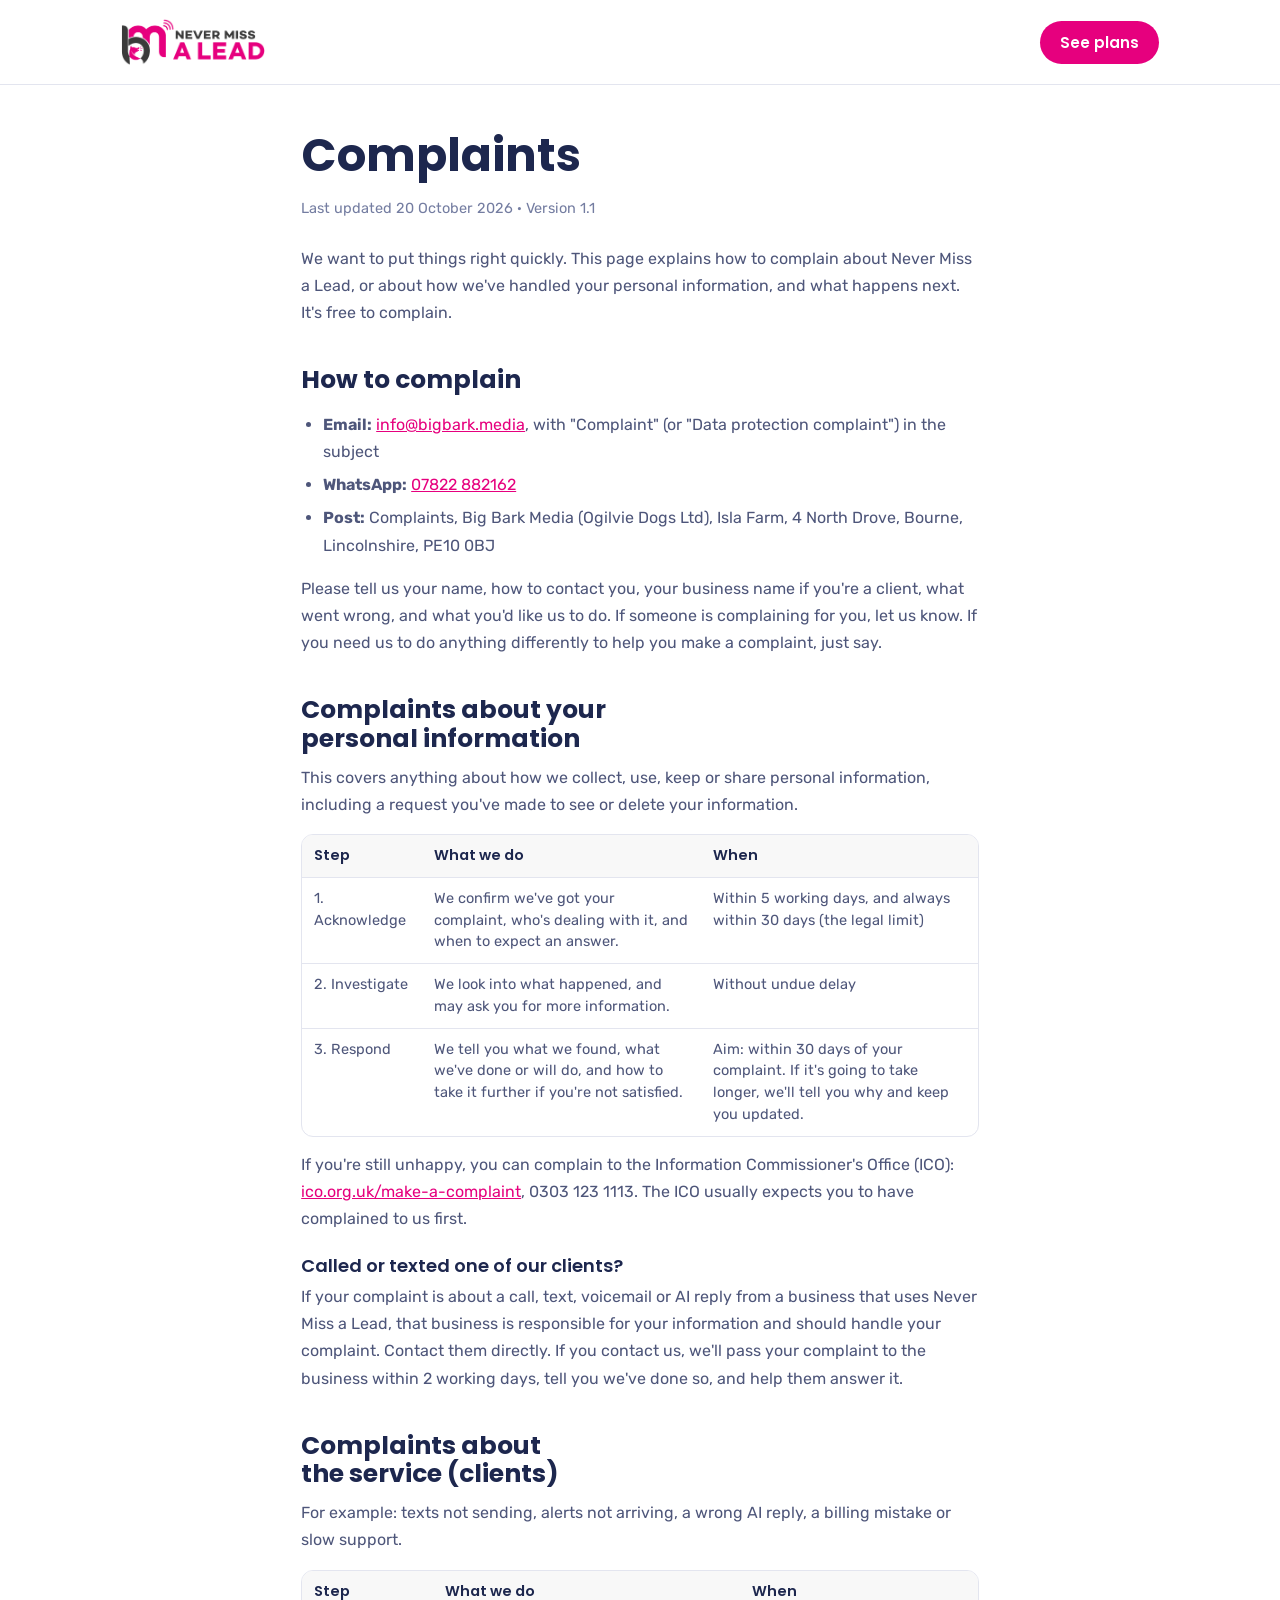
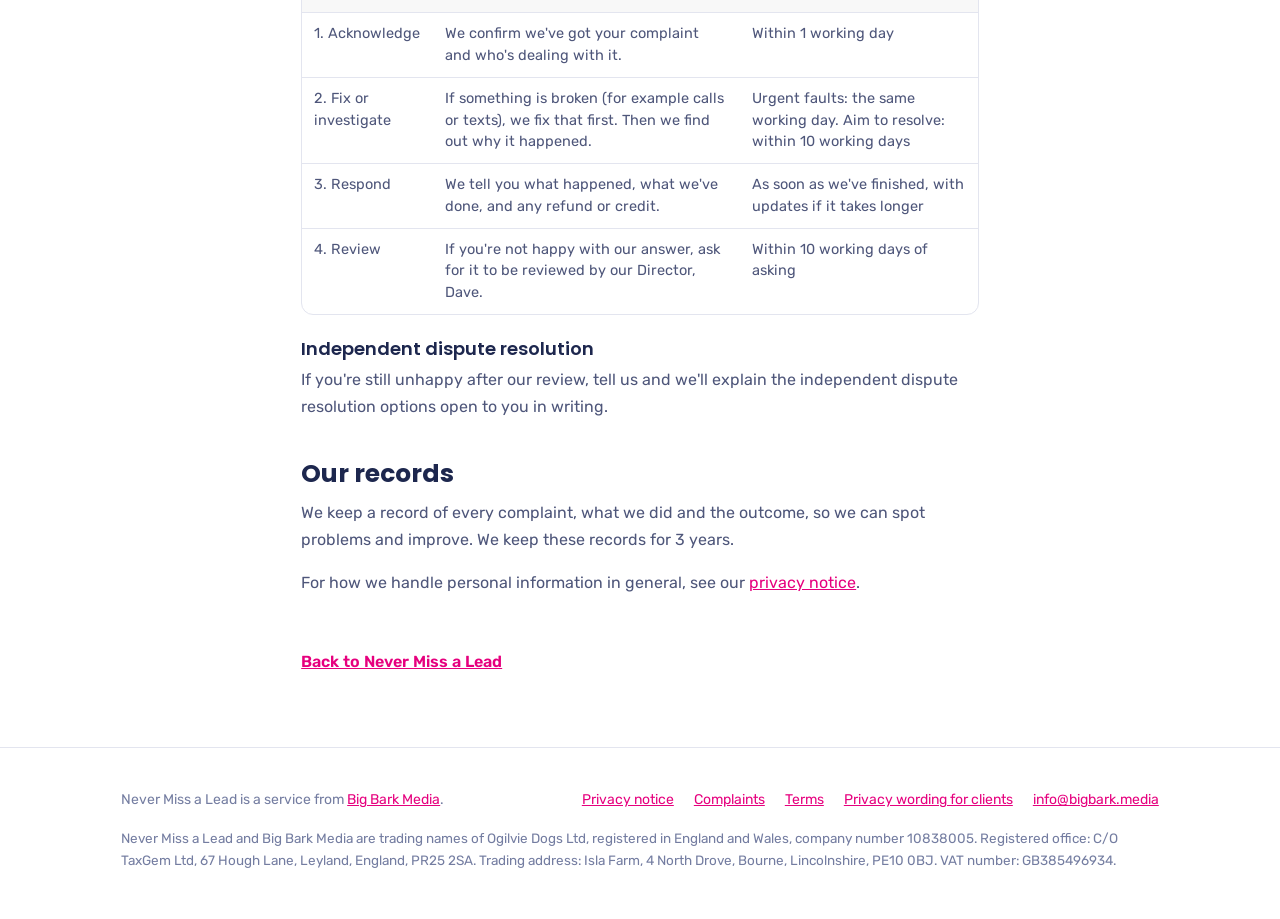
<file: complaints.html>
<!doctype html>
<html lang="en-GB">
<head>
<link rel="icon" href="favicon.ico" sizes="any">
<link rel="icon" type="image/png" sizes="32x32" href="assets/favicon-32.png">
<link rel="icon" type="image/png" sizes="192x192" href="assets/favicon-192.png">
<link rel="apple-touch-icon" href="assets/apple-touch-icon.png">
<meta charset="utf-8">
<meta name="viewport" content="width=device-width, initial-scale=1">
<title>Complaints | Never Miss a Lead by Big Bark Media</title>
<meta name="description" content="How to complain to Big Bark Media about Never Miss a Lead or about how we handle personal information, and what happens next.">
<meta name="theme-color" content="#151518">
<link rel="canonical" href="https://nevermiss.bigbark.media/complaints.html">
<link rel="preconnect" href="https://fonts.googleapis.com">
<link rel="preconnect" href="https://fonts.gstatic.com" crossorigin>
<link href="https://fonts.googleapis.com/css2?family=Poppins:wght@500;600;700&family=Rubik:wght@400;500&display=swap" rel="stylesheet">
<link rel="stylesheet" href="assets/bigbark.css">
</head>
<body>
<!--
  DRAFT complaints procedure. Covers the data protection complaints duty (DPA 2018 s.164A, in force 19 June 2026) and
  service complaints. Whether Ofcom's complaints code and an ADR scheme apply depends on the telecoms advice
  (legal/telecoms-adviser-brief.md). Not legal advice. Fill every highlighted placeholder before publishing.
  Every complaint goes in the complaints log (ops/manual-tasks.md, task 23).
-->
<a class="skip" href="#main">Skip to content</a>
<header class="top">
  <div class="wrap">
    <a class="brand" href="./" aria-label="Never Miss a Lead home"><img src="assets/nevermiss-logo.png" alt="Never Miss a Lead by Big Bark Media" width="144" height="46"></a>
    <nav aria-label="Main"><a class="nav-cta" href="./#pricing">See plans</a></nav>
  </div>
</header>

<main id="main" class="doc">
  <div class="wrap">
    <h1>Complaints</h1>
    <p class="updated">Last updated 20 October 2026 · Version 1.1</p>
    <p>We want to put things right quickly. This page explains how to complain about Never Miss a Lead, or about how we've handled your personal information, and what happens next. It's free to complain.</p>

    <h2>How to complain</h2>
    <ul>
      <li><strong>Email:</strong> <a href="mailto:info@bigbark.media?subject=Complaint">info@bigbark.media</a>, with "Complaint" (or "Data protection complaint") in the subject</li>
      <li><strong>WhatsApp:</strong> <a href="https://wa.me/447822882162">07822 882162</a></li>
      <li><strong>Post:</strong> Complaints, Big Bark Media (Ogilvie Dogs Ltd), Isla Farm, 4 North Drove, Bourne, Lincolnshire, PE10 0BJ</li>
    </ul>
    <p>Please tell us your name, how to contact you, your business name if you're a client, what went wrong, and what you'd like us to do. If someone is complaining for you, let us know. If you need us to do anything differently to help you make a complaint, just say.</p>

    <h2>Complaints about your personal information</h2>
    <p>This covers anything about how we collect, use, keep or share personal information, including a request you've made to see or delete your information.</p>
    <div class="table-scroll">
      <table>
        <thead><tr><th scope="col">Step</th><th scope="col">What we do</th><th scope="col">When</th></tr></thead>
        <tbody>
          <tr><td data-label="Step">1. Acknowledge</td><td data-label="What we do">We confirm we've got your complaint, who's dealing with it, and when to expect an answer.</td><td data-label="When">Within 5 working days, and always within 30 days (the legal limit)</td></tr>
          <tr><td data-label="Step">2. Investigate</td><td data-label="What we do">We look into what happened, and may ask you for more information.</td><td data-label="When">Without undue delay</td></tr>
          <tr><td data-label="Step">3. Respond</td><td data-label="What we do">We tell you what we found, what we've done or will do, and how to take it further if you're not satisfied.</td><td data-label="When">Aim: within 30 days of your complaint. If it's going to take longer, we'll tell you why and keep you updated.</td></tr>
        </tbody>
      </table>
    </div>
    <p>If you're still unhappy, you can complain to the Information Commissioner's Office (ICO): <a href="https://ico.org.uk/make-a-complaint/">ico.org.uk/make-a-complaint</a>, 0303 123 1113. The ICO usually expects you to have complained to us first.</p>

    <h3>Called or texted one of our clients?</h3>
    <p>If your complaint is about a call, text, voicemail or AI reply from a business that uses Never Miss a Lead, that business is responsible for your information and should handle your complaint. Contact them directly. If you contact us, we'll pass your complaint to the business within 2 working days, tell you we've done so, and help them answer it.</p>

    <h2>Complaints about the service (clients)</h2>
    <p>For example: texts not sending, alerts not arriving, a wrong AI reply, a billing mistake or slow support.</p>
    <div class="table-scroll">
      <table>
        <thead><tr><th scope="col">Step</th><th scope="col">What we do</th><th scope="col">When</th></tr></thead>
        <tbody>
          <tr><td data-label="Step">1. Acknowledge</td><td data-label="What we do">We confirm we've got your complaint and who's dealing with it.</td><td data-label="When">Within 1 working day</td></tr>
          <tr><td data-label="Step">2. Fix or investigate</td><td data-label="What we do">If something is broken (for example calls or texts), we fix that first. Then we find out why it happened.</td><td data-label="When">Urgent faults: the same working day. Aim to resolve: within 10 working days</td></tr>
          <tr><td data-label="Step">3. Respond</td><td data-label="What we do">We tell you what happened, what we've done, and any refund or credit.</td><td data-label="When">As soon as we've finished, with updates if it takes longer</td></tr>
          <tr><td data-label="Step">4. Review</td><td data-label="What we do">If you're not happy with our answer, ask for it to be reviewed by our Director, Dave.</td><td data-label="When">Within 10 working days of asking</td></tr>
        </tbody>
      </table>
    </div>

    <h3>Independent dispute resolution</h3>
    <p>If you're still unhappy after our review, tell us and we'll explain the independent dispute resolution options open to you in writing.</p>

    <h2>Our records</h2>
    <p>We keep a record of every complaint, what we did and the outcome, so we can spot problems and improve. We keep these records for 3 years.</p>

    <p>For how we handle personal information in general, see our <a href="privacy.html">privacy notice</a>.</p>
    <a class="back" href="./">Back to Never Miss a Lead</a>
  </div>
</main>

<footer>
  <div class="wrap">
    <div class="row">
      <span>Never Miss a Lead is a service from <a href="https://bigbark.media">Big Bark Media</a>.</span>
      <span class="links"><a href="privacy.html">Privacy notice</a><a href="complaints.html">Complaints</a><a href="terms.html">Terms</a><a href="privacy-snippet.html">Privacy wording for clients</a><a href="mailto:info@bigbark.media">info@bigbark.media</a></span>
    </div>
    <p class="legal">Never Miss a Lead and Big Bark Media are trading names of Ogilvie Dogs Ltd, registered in England and Wales, company number 10838005. Registered office: C/O TaxGem Ltd, 67 Hough Lane, Leyland, England, PR25 2SA. Trading address: Isla Farm, 4 North Drove, Bourne, Lincolnshire, PE10 0BJ. VAT number: GB385496934.</p>
  </div>
</footer>
</body>
</html>
</file>
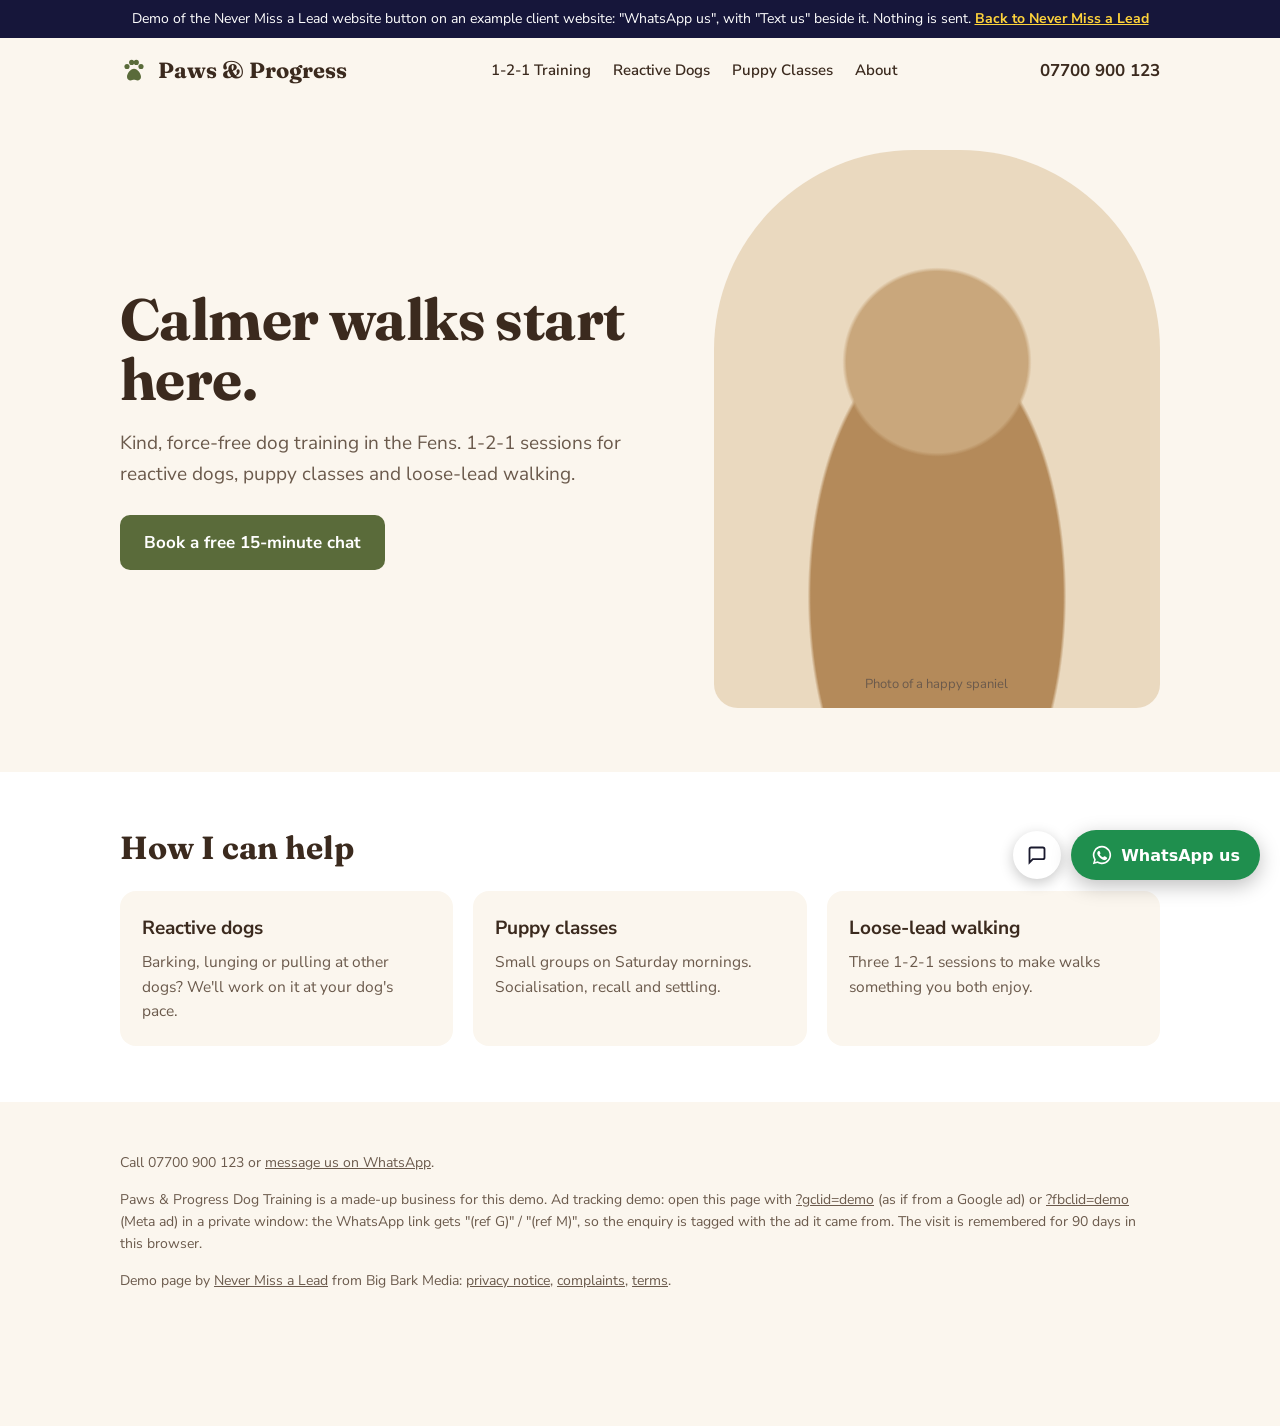
<file: demo-widget.html>
<!doctype html>
<html lang="en-GB">
<head>
<link rel="icon" href="favicon.ico" sizes="any">
<link rel="icon" type="image/png" sizes="32x32" href="assets/favicon-32.png">
<link rel="icon" type="image/png" sizes="192x192" href="assets/favicon-192.png">
<link rel="apple-touch-icon" href="assets/apple-touch-icon.png">
<meta charset="utf-8">
<meta name="viewport" content="width=device-width, initial-scale=1">
<title>Paws &amp; Progress Dog Training (widget demo)</title>
<meta name="description" content="Demo: the Never Miss a Lead website button (WhatsApp us / Text us) on an example dog trainer's website.">
<meta name="robots" content="noindex">
<link rel="preconnect" href="https://fonts.googleapis.com">
<link rel="preconnect" href="https://fonts.gstatic.com" crossorigin>
<link href="https://fonts.googleapis.com/css2?family=Fraunces:opsz,wght@9..144,600;9..144,700&family=Nunito+Sans:wght@400;600;700&display=swap" rel="stylesheet">
<style>
/* Deliberately a different look from the sales site: this is an example client's own website. */
:root{--bark:#3b2a1e;--cream:#fbf6ee;--moss:#5a6b3a;--sand:#ead9bf;--muted:#6b5a4c}
*{box-sizing:border-box}
body{margin:0;background:var(--cream);color:var(--bark);font:400 17px/1.6 "Nunito Sans",system-ui,sans-serif}
a{color:inherit}
.banner{margin:0;background:#16163a;color:#fff;font-size:14px;text-align:center;padding:8px 16px}
.banner a{color:#ffd43b;font-weight:700}
.wrap{max-width:1080px;margin:0 auto;padding:0 20px}
header .wrap{display:flex;justify-content:space-between;align-items:center;padding-top:18px;padding-bottom:18px;gap:16px}
.logo{font:700 22px "Fraunces",Georgia,serif;display:flex;align-items:center;gap:10px;text-decoration:none}
.logo svg{color:var(--moss)}
nav{display:flex;gap:22px;font-weight:600;font-size:15px}
nav a{text-decoration:none}
@media(max-width:700px){nav{display:none}}
.tel{font-weight:700;text-decoration:none;white-space:nowrap}
.hero{padding:48px 0 64px}
.hero .wrap{display:grid;grid-template-columns:1.1fr .9fr;gap:48px;align-items:center}
h1{font:700 clamp(36px,5.5vw,58px)/1.05 "Fraunces",Georgia,serif;margin:0 0 18px;letter-spacing:-.01em}
.hero p{font-size:19px;color:var(--muted);margin:0 0 26px;max-width:46ch}
.btn{display:inline-block;background:var(--moss);color:#fff;padding:14px 24px;border-radius:10px;font-weight:700;text-decoration:none}
.pic{aspect-ratio:4/5;border-radius:200px 200px 24px 24px;background:radial-gradient(circle at 50% 38%,#c9a77c 0 22%,transparent 23%),radial-gradient(ellipse at 50% 80%,#b48a5a 0 40%,transparent 41%),var(--sand);position:relative;overflow:hidden}
.pic::after{content:"Photo of a happy spaniel";position:absolute;bottom:14px;left:0;right:0;text-align:center;font-size:13px;color:var(--muted)}
@media(max-width:760px){.hero .wrap{grid-template-columns:1fr}.pic{max-width:320px;aspect-ratio:1}}
.services{background:#fff;padding:56px 0}
h2{font:700 32px "Fraunces",Georgia,serif;margin:0 0 24px}
.cards{display:grid;grid-template-columns:repeat(3,1fr);gap:20px}
.cards div{background:var(--cream);border-radius:16px;padding:22px}
.cards h3{margin:0 0 6px;font-size:19px}
.cards p{margin:0;color:var(--muted);font-size:15.5px}
@media(max-width:760px){.cards{grid-template-columns:1fr}}
footer{padding:36px 0 120px;color:var(--muted);font-size:14px}
</style>
</head>
<body>
<p class="banner">Demo of the Never Miss a Lead website button on an example client website: "WhatsApp us", with "Text us" beside it. Nothing is sent. <a href="index.html">Back to Never Miss a Lead</a></p>
<header>
  <div class="wrap">
    <a class="logo" href="#"><svg width="28" height="28" viewBox="0 0 24 24" fill="currentColor" aria-hidden="true"><circle cx="6" cy="9" r="2.2"/><circle cx="10" cy="5.5" r="2.2"/><circle cx="14" cy="5.5" r="2.2"/><circle cx="18" cy="9" r="2.2"/><path d="M12 11c-3 0-6 4-6 7 0 2 1.6 3 3 3 1.2 0 2-.6 3-.6s1.8.6 3 .6c1.4 0 3-1 3-3 0-3-3-7-6-7z"/></svg>Paws &amp; Progress</a>
    <nav aria-label="Main"><a href="#">1-2-1 Training</a><a href="#">Reactive Dogs</a><a href="#">Puppy Classes</a><a href="#">About</a></nav>
    <a class="tel" href="tel:+447700900123">07700 900 123</a>
  </div>
</header>
<main>
  <section class="hero">
    <div class="wrap">
      <div>
        <h1>Calmer walks start here.</h1>
        <p>Kind, force-free dog training in the Fens. 1-2-1 sessions for reactive dogs, puppy classes and loose-lead walking.</p>
        <a class="btn" href="#">Book a free 15-minute chat</a>
      </div>
      <div class="pic" role="img" aria-label="Placeholder for a photo of a spaniel"></div>
    </div>
  </section>
  <section class="services">
    <div class="wrap">
      <h2>How I can help</h2>
      <div class="cards">
        <div><h3>Reactive dogs</h3><p>Barking, lunging or pulling at other dogs? We'll work on it at your dog's pace.</p></div>
        <div><h3>Puppy classes</h3><p>Small groups on Saturday mornings. Socialisation, recall and settling.</p></div>
        <div><h3>Loose-lead walking</h3><p>Three 1-2-1 sessions to make walks something you both enjoy.</p></div>
      </div>
    </div>
  </section>
</main>
<footer><div class="wrap">
  <p>Call <span data-nmal-phone>07700 900 123</span> or <a href="https://wa.me/447700900100?text=Hi%20Paws%20%26%20Progress!">message us on WhatsApp</a>.</p>
  <p>Paws &amp; Progress Dog Training is a made-up business for this demo. Ad tracking demo: open this page with
  <a href="?gclid=demo">?gclid=demo</a> (as if from a Google ad) or <a href="?fbclid=demo">?fbclid=demo</a> (Meta ad) in a
  private window: the WhatsApp link gets "(ref G)" / "(ref M)", so the enquiry is tagged with the ad it came from.
  The visit is remembered for 90 days in this browser.</p>
  <p>Demo page by <a href="./">Never Miss a Lead</a> from Big Bark Media: <a href="privacy.html">privacy notice</a>, <a href="complaints.html">complaints</a>, <a href="terms.html">terms</a>.</p>
</div></footer>

<script src="widget/textback.js" data-key="demo" data-name="Paws &amp; Progress" data-color="#5a6b3a" data-wa-ref async></script>
</body>
</html>
</file>
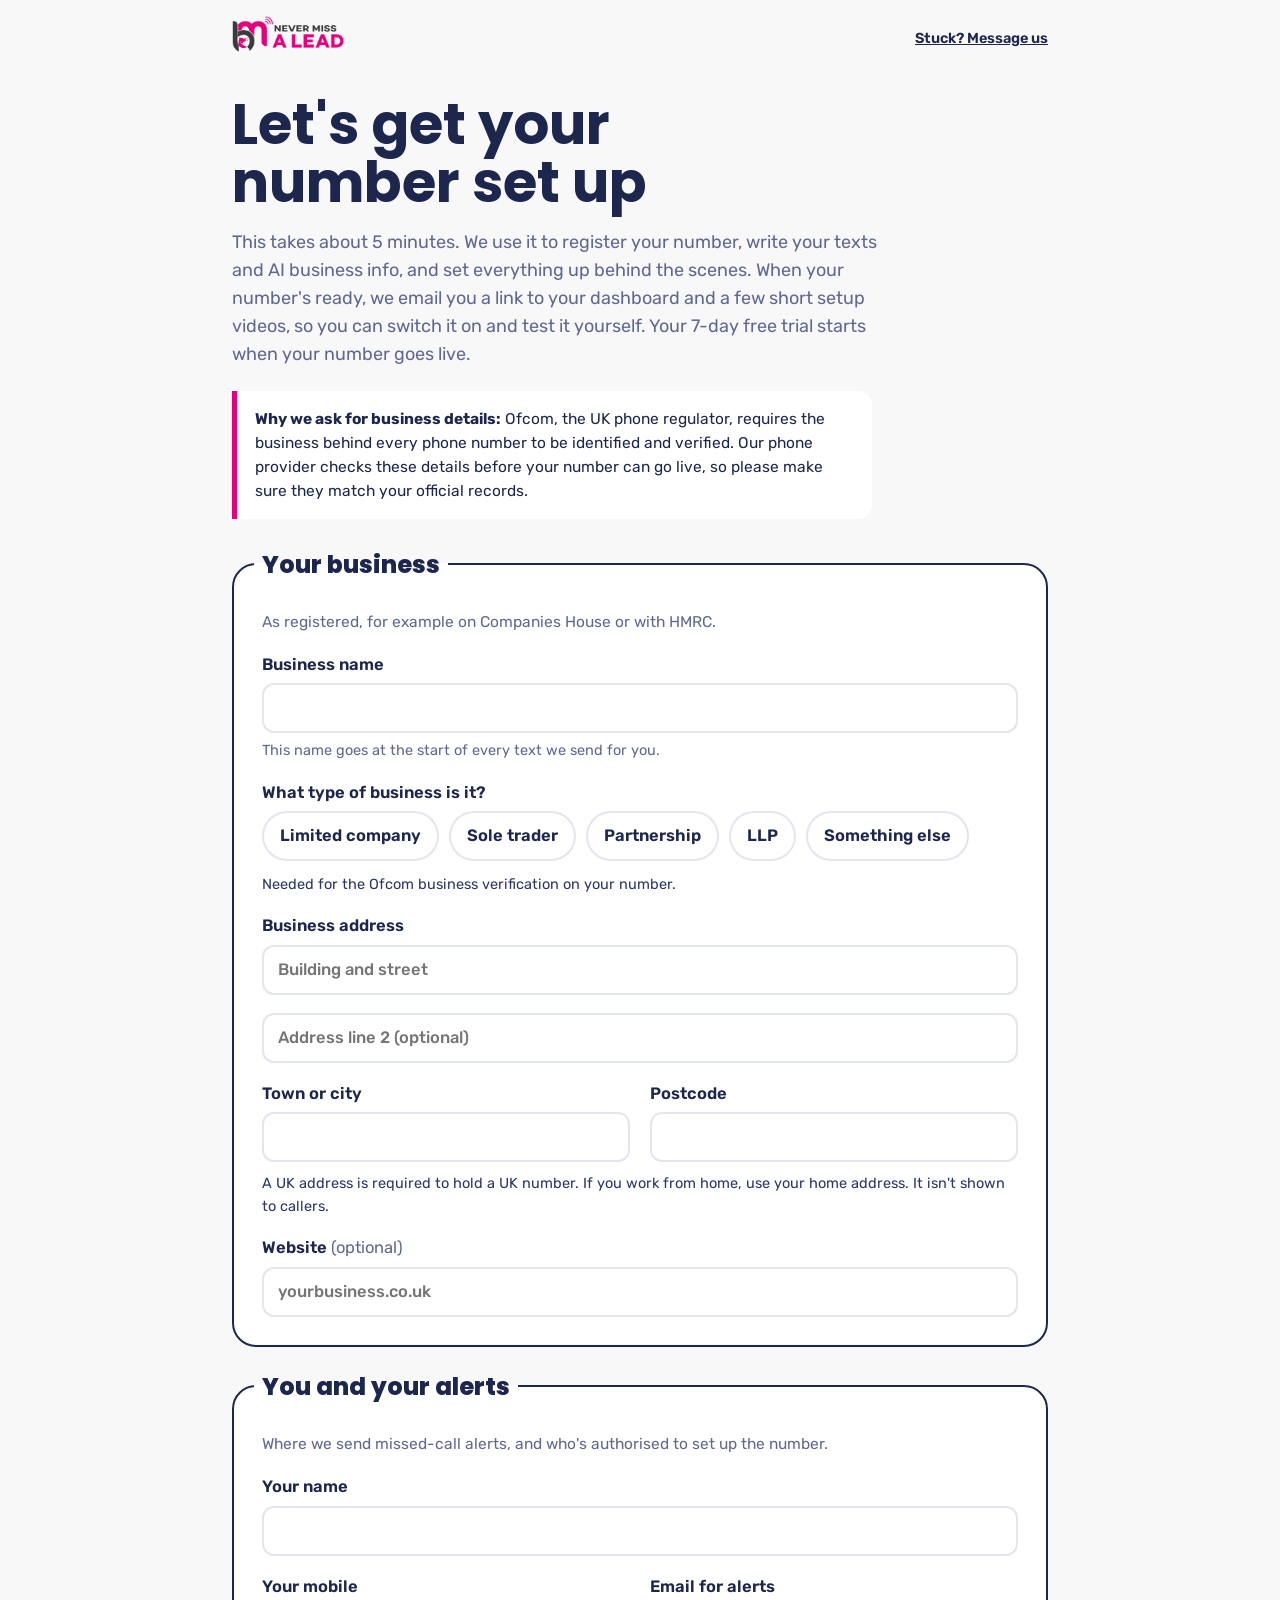
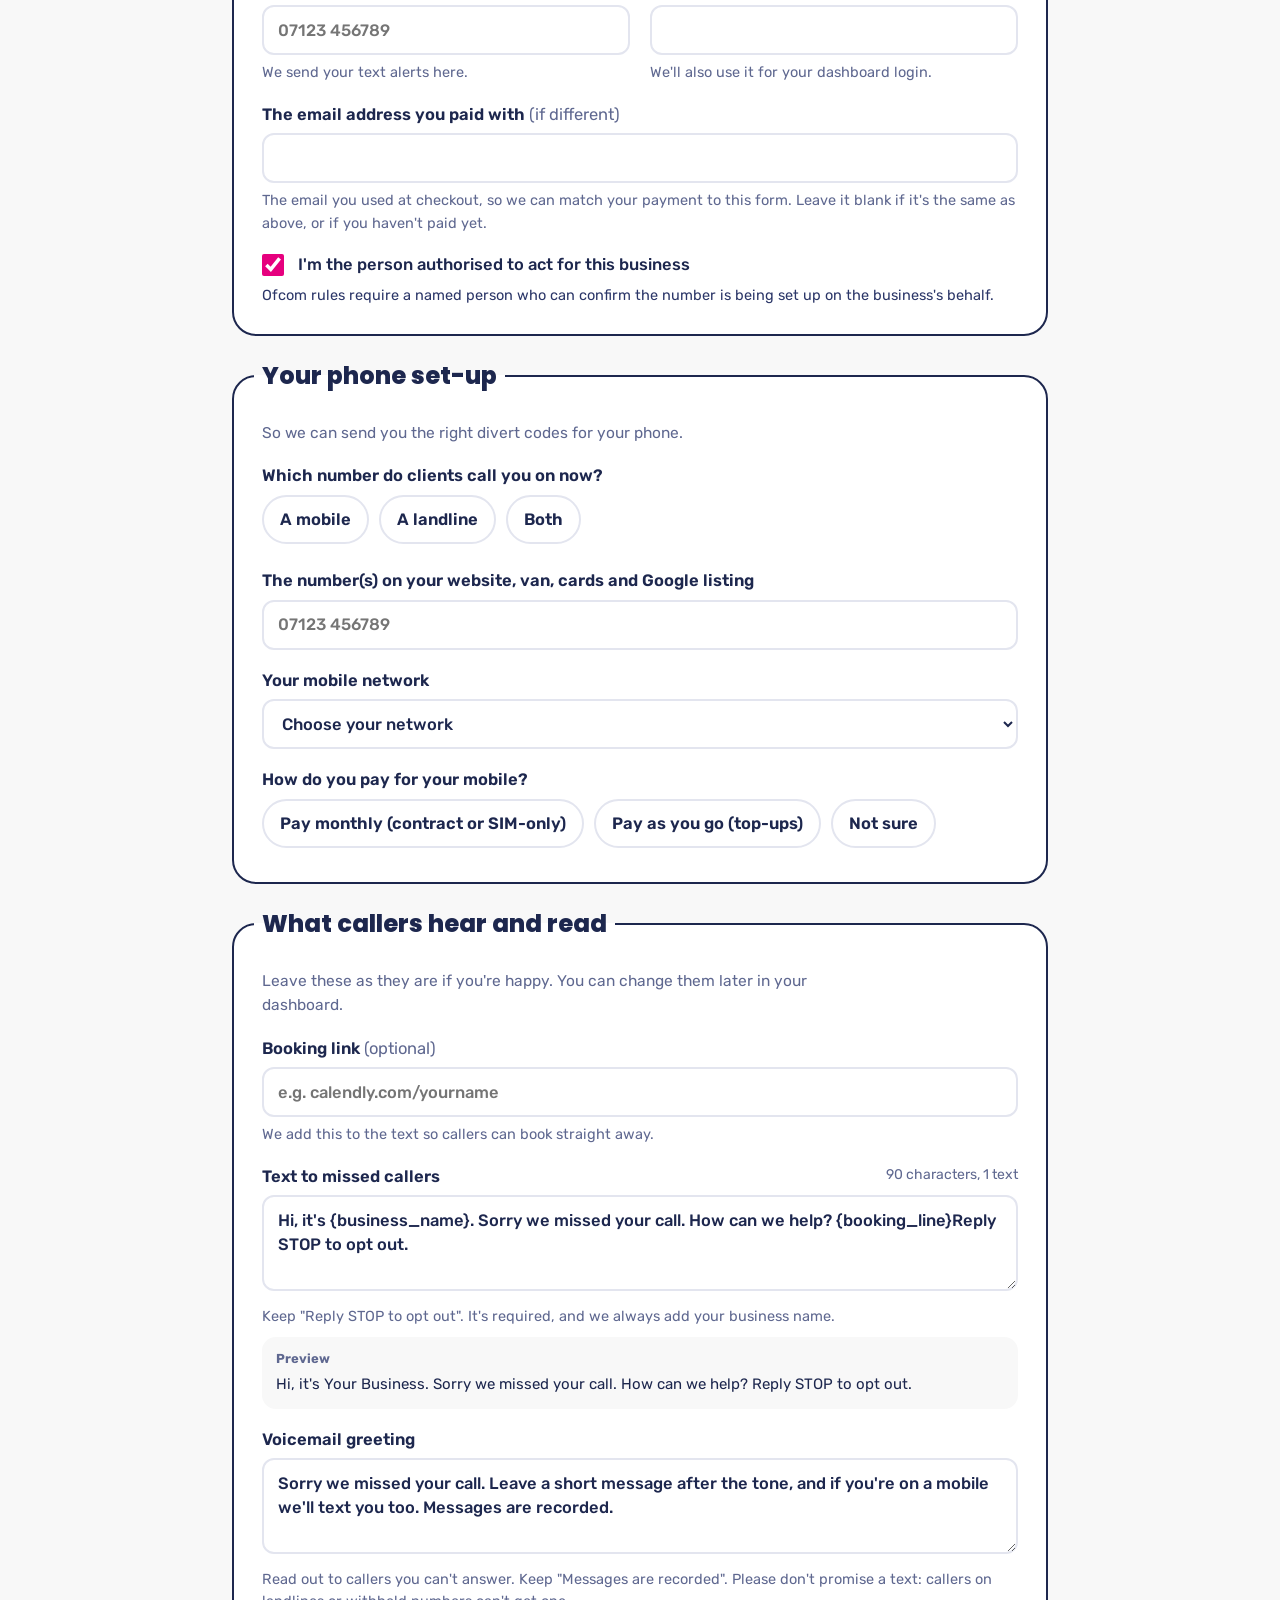
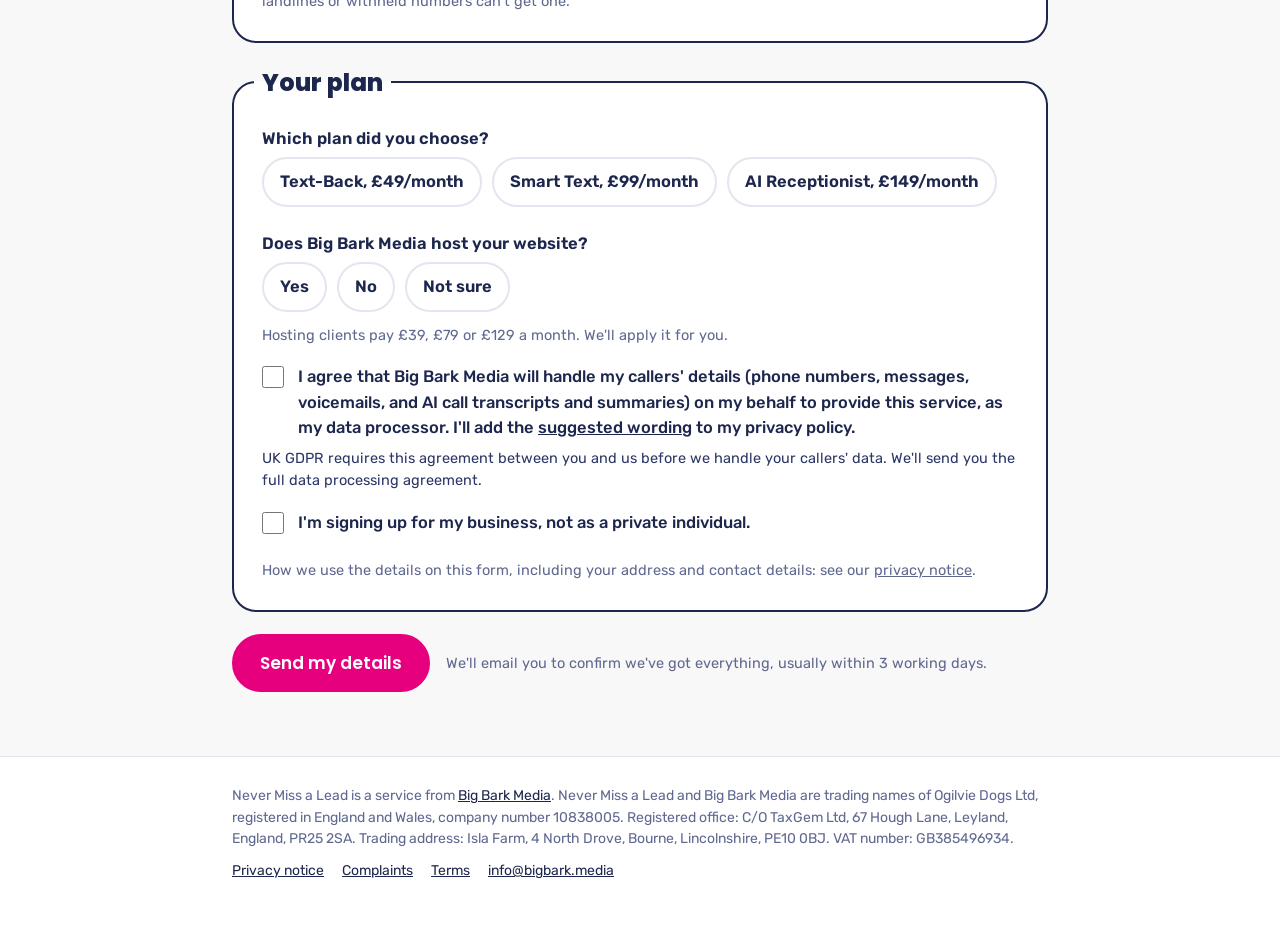
<file: onboarding.html>
<!doctype html>
<html lang="en-GB">
<head>
<link rel="icon" href="favicon.ico" sizes="any">
<link rel="icon" type="image/png" sizes="32x32" href="assets/favicon-32.png">
<link rel="icon" type="image/png" sizes="192x192" href="assets/favicon-192.png">
<link rel="apple-touch-icon" href="assets/apple-touch-icon.png">
<meta charset="utf-8">
<meta name="viewport" content="width=device-width, initial-scale=1">
<title>Set up Never Miss a Lead | Big Bark Media</title>
<meta name="description" content="Tell us about your business so we can set up your Never Miss a Lead number, texts and alerts.">
<meta name="robots" content="noindex">
<meta name="theme-color" content="#151518">
<meta property="og:title" content="Set up Never Miss a Lead">
<meta property="og:description" content="Your onboarding form for Never Miss a Lead by Big Bark Media.">
<meta property="og:image" content="https://bigbark.media/wp-content/uploads/2024/03/Big-Bark-Media_150324-01-2.png">
<link rel="preconnect" href="https://fonts.googleapis.com">
<link rel="preconnect" href="https://fonts.gstatic.com" crossorigin>
<link href="https://fonts.googleapis.com/css2?family=Poppins:wght@500;600;700&family=Rubik:wght@400;500&display=swap" rel="stylesheet">
<script src="config.js"></script>
<style>
:root{--ink:#1D274E;--ink-2:#2B3668;--paper:#F8F8F8;--white:#fff;--hivis:#FFE3F1;--hivis-deep:#FFC9E3;--grass:#E6007E;--signal:#c8323a;--line:#E3E5EF;--muted:#5F6890;
--display:"Poppins","Segoe UI",system-ui,sans-serif;--body:"Rubik",system-ui,-apple-system,"Segoe UI",sans-serif}
*,*::before,*::after{box-sizing:border-box}
body{margin:0;background:var(--paper);color:var(--ink);font:400 16.5px/1.55 var(--body);overflow-x:hidden}
a{color:inherit}
:focus-visible{outline:3px solid var(--ink);outline-offset:2px}
.wrap{max-width:880px;margin:0 auto;padding:0 clamp(16px,4vw,32px)}
.top{padding:16px 0;display:flex;justify-content:space-between;align-items:center;gap:12px}
.top img{height:36px;width:auto}
.top .help{font-size:14.5px;font-weight:600}
h1,h2{font-family:var(--display);letter-spacing:-.02em;line-height:1.05;margin:0}
h1{font-size:clamp(34px,6vw,56px);font-weight:800;max-width:16ch}
.intro{padding:20px 0 28px}
.intro p{color:var(--muted);max-width:60ch;margin:16px 0 0;font-size:18px}
.why-box{margin-top:22px;background:var(--white);border-left:5px solid var(--grass);border-radius:0 14px 14px 0;padding:16px 18px;font-size:15.5px;max-width:64ch}
.why-box p{margin:0;color:var(--ink);font-size:15.5px}

/* progress (mobile only) */
.progress{display:none;gap:6px;margin:0 0 18px}
.progress span{flex:1;height:6px;border-radius:3px;background:var(--line)}
.progress span.done{background:var(--grass)}
.step-label{display:none;font-weight:700;color:var(--grass);margin:0 0 8px;font-size:15px}

form{display:grid;gap:22px;padding-bottom:64px}
fieldset{border:2px solid var(--ink);border-radius:24px;padding:26px 28px 28px;margin:0;background:var(--white);min-width:0}
legend{font:800 24px var(--display);letter-spacing:-.01em;padding:0 8px;margin-left:-8px}
.sub{color:var(--muted);margin:2px 0 18px;font-size:15.5px;max-width:62ch}
.grid{display:grid;grid-template-columns:1fr 1fr;gap:18px 20px}
.full{grid-column:1/-1}
@media (max-width:640px){.grid{grid-template-columns:1fr}fieldset{padding:20px 18px 22px;border-radius:20px}}
label,.qlabel{display:block;font-weight:600;margin-bottom:6px}
.opt{font-weight:400;color:var(--muted)}
input[type=text],input[type=email],input[type=tel],input[type=url],select,textarea{width:100%;font:500 16.5px var(--body);color:var(--ink);background:var(--white);border:2px solid var(--line);border-radius:12px;padding:12px 14px;min-height:50px}
textarea{min-height:96px;resize:vertical;line-height:1.45}
input:focus,select:focus,textarea:focus{border-color:var(--ink);outline:none;box-shadow:0 0 0 3px rgba(255,212,59,.7)}
[aria-invalid=true]{border-color:var(--signal)!important}
.err{color:var(--signal);font-size:14.5px;font-weight:600;margin:6px 0 0;min-height:0}
.err:empty{display:none}
.hint{color:var(--muted);font-size:14.5px;margin:6px 0 0}
.why{font-size:14.5px;color:var(--ink-2);margin:6px 0 0}
.choices{display:flex;flex-wrap:wrap;gap:10px}
.choice{position:relative}
.choice input{position:absolute;opacity:0;inset:0;width:100%;height:100%;margin:0;cursor:pointer}
.choice span{display:block;border:2px solid var(--line);border-radius:999px;padding:10px 16px;font-weight:600;min-height:46px}
.choice input:checked+span{border-color:var(--ink);background:var(--hivis)}
.choice input:focus-visible+span{outline:3px solid var(--ink);outline-offset:2px}
.check{display:grid;grid-template-columns:24px 1fr;gap:12px;align-items:start;font-weight:500}
.check input{width:22px;height:22px;margin:2px 0 0;accent-color:var(--grass)}
.counter{float:right;font-weight:400;color:var(--muted);font-size:14px}
.preview{margin-top:10px;background:var(--paper);border-radius:14px;padding:12px 14px;font-size:15px}
.preview b{display:block;font-size:13px;color:var(--muted);margin-bottom:4px}

.nav{display:flex;gap:12px;justify-content:space-between;margin-top:22px}
.btn{display:inline-flex;align-items:center;justify-content:center;min-height:52px;padding:14px 26px;border-radius:999px;font:700 17px var(--body);border:2px solid var(--ink);cursor:pointer;background:transparent;color:var(--ink);text-decoration:none}
.btn-go{background:var(--hivis);box-shadow:0 3px 0 var(--ink)}
.btn-go:hover{background:var(--hivis-deep)}
.btn[disabled]{opacity:.6;cursor:wait}
.mobile-nav{display:none}
.submit-row{display:flex;flex-wrap:wrap;gap:16px;align-items:center}
.submit-row p{margin:0;color:var(--muted);font-size:14.5px;flex:1;min-width:220px}
.formerr{background:#fde8e9;border:2px solid var(--signal);border-radius:14px;padding:14px 16px;font-weight:600}
.formerr:empty{display:none}

.fallback{border:2px solid var(--ink);border-radius:24px;background:var(--hivis);padding:26px 24px}
.fallback h2{font-size:28px;margin-bottom:10px}
.fallback p{margin:0 0 16px}
.fallback .btn{background:var(--ink);color:var(--white)}

/* multi-step on mobile */
@media (max-width:760px){
  .js .progress,.js .step-label{display:flex}
  .js .step-label{display:block}
  .js fieldset.step{display:none}
  .js fieldset.step.active{display:block}
  .js .mobile-nav{display:flex}
  .js .final-submit{display:none}
  .js .final-submit.show{display:flex}
  .nav .btn{flex:1}
}
.sr{position:absolute;width:1px;height:1px;overflow:hidden;clip:rect(0 0 0 0);white-space:nowrap}
[hidden]{display:none!important}
.fallback{margin-bottom:24px}
.hp{position:absolute;left:-9999px;width:1px;height:1px;overflow:hidden}
.id-note{background:var(--hivis);border-radius:14px;padding:12px 14px;font-size:15px;margin:10px 0 0}
.id-note p{margin:0}
/* legal footer (same content as index.html) */
.site-foot{border-top:1px solid var(--line);background:var(--white);padding:28px 0 36px;font-size:14px;color:var(--muted)}
.site-foot p{margin:0 0 10px;max-width:none}
.site-foot .links{display:flex;flex-wrap:wrap;gap:6px 18px}
.site-foot a{color:var(--ink)}
mark.ph{background:#FFF3BF;color:var(--ink);padding:0 4px;border-radius:4px}

/* Big Bark Media skin (matches bigbark.media) */
h1,h2,h3,summary,legend{font-family:"Poppins","Segoe UI",system-ui,sans-serif!important;letter-spacing:0!important;color:#1D274E}
h1{font-weight:700!important}
.btn{font-family:"Poppins","Segoe UI",system-ui,sans-serif!important;font-weight:600!important;border-radius:30px!important;border-color:#E6007E!important;color:#111}
.btn-go,.btn.dark{background:#E6007E!important;color:#fff!important;border-color:#E6007E!important;box-shadow:none!important}
.btn-go:hover,.btn.dark:hover{background:#B8006A!important;border-color:#B8006A!important}
input:focus,select:focus,textarea:focus{border-color:#E6007E!important;outline-color:#E6007E}
:focus-visible{outline-color:#E6007E!important}
</style>
</head>
<body>
<div class="wrap">
  <header class="top">
    <a href="index.html" aria-label="Never Miss a Lead home"><img src="assets/nevermiss-logo.png" alt="Never Miss a Lead by Big Bark Media" width="125" height="40"></a>
    <a class="help" id="help-wa" href="https://wa.me/447822882162">Stuck? Message us</a>
  </header>

  <div class="intro">
    <h1>Let's get your number set up</h1>
    <p>This takes about 5 minutes. We use it to register your number, write your texts and AI business info, and set everything up behind the scenes. When your number's ready, we email you a link to your dashboard and a few short setup videos, so you can switch it on and test it yourself. <span id="trial-line">Your 7-day free trial starts when your number goes live.</span></p>
    <div class="why-box"><p><strong>Why we ask for business details:</strong> Ofcom, the UK phone regulator, requires the business behind every phone number to be identified and verified. Our phone provider checks these details before your number can go live, so please make sure they match your official records.</p></div>
  </div>

  <div id="fallback" class="fallback" hidden tabindex="-1">
    <h2>We couldn't send your form just now</h2>
    <p>Nothing is lost. Tap the button below to send your answers to us by email instead. Your email app will open with everything filled in. Just press send.</p>
    <p><a class="btn" id="mailto" href="mailto:info@bigbark.media">Email my answers to Big Bark</a></p>
    <p style="margin:0;font-size:15px">Or message us on <a id="fb-wa" href="https://wa.me/447822882162">WhatsApp</a> and we'll sort it.</p>
  </div>

  <form id="onb" novalidate>
    <div class="progress" aria-hidden="true"><span></span><span></span><span></span><span></span><span></span></div>
    <p class="step-label" id="step-label" aria-live="polite">Step 1 of 5</p>
    <div class="formerr" id="formerr" role="alert"></div>

    <fieldset class="step active" data-step="1">
      <legend>Your business</legend>
      <p class="sub">As registered, for example on Companies House or with HMRC.</p>
      <div class="grid">
        <div class="full">
          <label for="business_name">Business name</label>
          <input type="text" id="business_name" name="business_name" autocomplete="organization" required>
          <p class="hint">This name goes at the start of every text we send for you.</p>
          <p class="err" id="business_name-err"></p>
        </div>
        <div class="full" role="radiogroup" aria-labelledby="entity-l" aria-describedby="entity-why">
          <span class="qlabel" id="entity-l">What type of business is it?</span>
          <div class="choices">
            <label class="choice"><input type="radio" name="legal_entity_type" value="limited_company" required><span>Limited company</span></label>
            <label class="choice"><input type="radio" name="legal_entity_type" value="sole_trader"><span>Sole trader</span></label>
            <label class="choice"><input type="radio" name="legal_entity_type" value="partnership"><span>Partnership</span></label>
            <label class="choice"><input type="radio" name="legal_entity_type" value="llp"><span>LLP</span></label>
            <label class="choice"><input type="radio" name="legal_entity_type" value="other"><span>Something else</span></label>
          </div>
          <p class="why" id="entity-why">Needed for the Ofcom business verification on your number.</p>
          <p class="err" id="legal_entity_type-err"></p>
          <div class="id-note" id="id-note" hidden><p><strong>Sole traders and partnerships:</strong> because your business isn't on the Companies House register, our phone provider has to check the photo ID of the person responsible for the number (passport or driving licence). We'll send you a secure link to upload it after this form. Please don't send ID by email or WhatsApp, and don't add it here.</p></div>
        </div>
        <div class="full" id="other-wrap" hidden>
          <label for="legal_entity_other">What type of organisation?</label>
          <input type="text" id="legal_entity_other" name="legal_entity_other" autocomplete="off" maxlength="80" placeholder="e.g. charity, community interest company">
          <p class="err" id="legal_entity_other-err"></p>
        </div>
        <div class="full" id="ch-wrap" hidden>
          <label for="companies_house_number">Companies House number</label>
          <input type="text" id="companies_house_number" name="companies_house_number" inputmode="text" autocomplete="off" maxlength="10" placeholder="e.g. 12345678 or SC123456">
          <p class="why">Our phone provider checks this against the Companies House register. LLPs start with OC.</p>
          <p class="err" id="companies_house_number-err"></p>
        </div>
        <div class="full">
          <label for="address_line1">Business address</label>
          <input type="text" id="address_line1" name="address_line1" autocomplete="address-line1" required placeholder="Building and street">
          <p class="err" id="address_line1-err"></p>
        </div>
        <div class="full">
          <label for="address_line2" class="sr">Address line 2</label>
          <input type="text" id="address_line2" name="address_line2" autocomplete="address-line2" placeholder="Address line 2 (optional)">
        </div>
        <div>
          <label for="address_town">Town or city</label>
          <input type="text" id="address_town" name="address_town" autocomplete="address-level2" required>
          <p class="err" id="address_town-err"></p>
        </div>
        <div>
          <label for="address_postcode">Postcode</label>
          <input type="text" id="address_postcode" name="address_postcode" autocomplete="postal-code" autocapitalize="characters" required>
          <p class="err" id="address_postcode-err"></p>
        </div>
        <div class="full"><p class="why" style="margin-top:-8px">A UK address is required to hold a UK number. If you work from home, use your home address. It isn't shown to callers.</p></div>
        <div class="full">
          <label for="website">Website <span class="opt">(optional)</span></label>
          <input type="url" id="website" name="website" autocomplete="url" inputmode="url" placeholder="yourbusiness.co.uk">
          <p class="err" id="website-err"></p>
        </div>
      </div>
      <div class="nav mobile-nav"><span></span><button type="button" class="btn btn-go" data-next>Next</button></div>
    </fieldset>

    <fieldset class="step" data-step="2">
      <legend>You and your alerts</legend>
      <p class="sub">Where we send missed-call alerts, and who's authorised to set up the number.</p>
      <div class="grid">
        <div class="full">
          <label for="owner_name">Your name</label>
          <input type="text" id="owner_name" name="owner_name" autocomplete="name" required>
          <p class="err" id="owner_name-err"></p>
        </div>
        <div>
          <label for="owner_mobile">Your mobile</label>
          <input type="tel" id="owner_mobile" name="owner_mobile" autocomplete="tel" inputmode="tel" required placeholder="07123 456789">
          <p class="hint">We send your text alerts here.</p>
          <p class="err" id="owner_mobile-err"></p>
        </div>
        <div>
          <label for="alert_email">Email for alerts</label>
          <input type="email" id="alert_email" name="alert_email" autocomplete="email" required>
          <p class="hint">We'll also use it for your dashboard login.</p>
          <p class="err" id="alert_email-err"></p>
        </div>
        <div class="full">
          <label for="paid_email">The email address you paid with <span class="opt">(if different)</span></label>
          <input type="email" id="paid_email" name="paid_email" autocomplete="off" inputmode="email">
          <p class="hint">The email you used at checkout, so we can match your payment to this form. Leave it blank if it's the same as above, or if you haven't paid yet.</p>
          <p class="err" id="paid_email-err"></p>
        </div>
        <div class="full">
          <label class="check"><input type="checkbox" id="rep_same" checked> <span>I'm the person authorised to act for this business</span></label>
          <p class="why">Ofcom rules require a named person who can confirm the number is being set up on the business's behalf.</p>
        </div>
        <div id="rep-wrap" class="full grid" hidden>
          <div class="full">
            <label for="rep_name">Authorised representative's name</label>
            <input type="text" id="rep_name" name="rep_name" autocomplete="off">
            <p class="err" id="rep_name-err"></p>
          </div>
          <div>
            <label for="rep_email">Their email</label>
            <input type="email" id="rep_email" name="rep_email" autocomplete="off">
            <p class="err" id="rep_email-err"></p>
          </div>
          <div>
            <label for="rep_mobile">Their mobile</label>
            <input type="tel" id="rep_mobile" name="rep_mobile" inputmode="tel" autocomplete="off">
            <p class="err" id="rep_mobile-err"></p>
          </div>
        </div>
      </div>
      <div class="nav mobile-nav"><button type="button" class="btn" data-back>Back</button><button type="button" class="btn btn-go" data-next>Next</button></div>
    </fieldset>

    <fieldset class="step" data-step="3">
      <legend>Your phone set-up</legend>
      <p class="sub">So we can send you the right divert codes for your phone.</p>
      <div class="grid">
        <div class="full" role="group" aria-labelledby="calls-l">
          <span class="qlabel" id="calls-l">Which number do clients call you on now?</span>
          <div class="choices">
            <label class="choice"><input type="radio" name="current_number_type" value="mobile" required><span>A mobile</span></label>
            <label class="choice"><input type="radio" name="current_number_type" value="landline"><span>A landline</span></label>
            <label class="choice"><input type="radio" name="current_number_type" value="both"><span>Both</span></label>
          </div>
          <p class="err" id="current_number_type-err"></p>
        </div>
        <div class="full">
          <label for="current_numbers">The number(s) on your website, van, cards and Google listing</label>
          <input type="text" id="current_numbers" name="current_numbers" inputmode="tel" required placeholder="07123 456789">
          <p class="err" id="current_numbers-err"></p>
        </div>
        <div class="full">
          <label for="mobile_network">Your mobile network</label>
          <select id="mobile_network" name="mobile_network" required>
            <option value="">Choose your network</option>
            <option value="ee">EE</option>
            <option value="o2">O2</option>
            <option value="vodafone">Vodafone</option>
            <option value="three">Three</option>
            <option value="bt">BT Mobile</option>
            <option value="giffgaff">giffgaff</option>
            <option value="tesco">Tesco Mobile</option>
            <option value="sky">Sky Mobile</option>
            <option value="id">iD Mobile</option>
            <option value="smarty">SMARTY</option>
            <option value="voxi">VOXI</option>
            <option value="lebara">Lebara</option>
            <option value="asda">Asda Mobile</option>
            <option value="talkmobile">Talkmobile</option>
            <option value="lyca">Lycamobile</option>
            <option value="virgin">Virgin Mobile</option>
            <option value="1p">1pMobile</option>
            <option value="uw">Utility Warehouse</option>
            <option value="plusnet">Plusnet Mobile</option>
            <option value="coop">Your Co-op Mobile</option>
            <option value="superdrug">Superdrug Mobile</option>
            <option value="other">Other</option>
            <option value="unsure">Not sure</option>
          </select>
          <input type="text" id="mobile_network_other" name="mobile_network_other" maxlength="60" placeholder="Which network?" hidden style="margin-top:8px">
          <p class="err" id="mobile_network-err"></p>
        </div>
        <div class="full" role="group" aria-labelledby="pay-l">
          <span class="qlabel" id="pay-l">How do you pay for your mobile?</span>
          <div class="choices">
            <label class="choice"><input type="radio" name="mobile_pay_type" value="monthly" required><span>Pay monthly (contract or SIM-only)</span></label>
            <label class="choice"><input type="radio" name="mobile_pay_type" value="payg"><span>Pay as you go (top-ups)</span></label>
            <label class="choice"><input type="radio" name="mobile_pay_type" value="unsure"><span>Not sure</span></label>
          </div>
          <p class="err" id="mobile_pay_type-err"></p>
          <p class="hint" id="divert-no" hidden>Your network doesn't let this kind of phone plan divert calls to another number. No problem: we'll give you a Never Miss a Lead number to put on your website, Google profile and ads instead. It rings your mobile first, so you still answer as normal.</p>
          <p class="hint" id="divert-check" hidden>We'll check whether your phone plan can divert calls before we set you up, and email you if it can't. If it can't, you get a Never Miss a Lead number for your website, Google profile and ads instead, which rings your mobile first.</p>
          <p class="hint" id="divert-charge" hidden>Talkmobile can divert, but charges for diverted calls on top of your minutes. We'll email you the options before we set you up.</p>
        </div>
      </div>
      <div class="nav mobile-nav"><button type="button" class="btn" data-back>Back</button><button type="button" class="btn btn-go" data-next>Next</button></div>
    </fieldset>

    <fieldset class="step" data-step="4">
      <legend>What callers hear and read</legend>
      <p class="sub">Leave these as they are if you're happy. You can change them later in your dashboard.</p>
      <div class="grid">
        <div class="full">
          <label for="booking_url">Booking link <span class="opt">(optional)</span></label>
          <input type="url" id="booking_url" name="booking_url" inputmode="url" placeholder="e.g. calendly.com/yourname">
          <p class="hint">We add this to the text so callers can book straight away.</p>
          <p class="err" id="booking_url-err"></p>
        </div>
        <div class="full">
          <label for="autotext_wording">Text to missed callers <span class="counter" id="at-count" aria-live="polite"></span></label>
          <textarea id="autotext_wording" name="autotext_wording" maxlength="300">Hi, it's {business_name}. Sorry we missed your call. How can we help? {booking_line}Reply STOP to opt out.</textarea>
          <p class="hint">Keep "Reply STOP to opt out". It's required, and we always add your business name.</p>
          <div class="preview" aria-live="polite"><b>Preview</b><span id="at-preview"></span></div>
          <p class="err" id="autotext_wording-err"></p>
        </div>
        <div class="full">
          <label for="greeting_wording">Voicemail greeting</label>
          <textarea id="greeting_wording" name="greeting_wording" maxlength="300">Sorry we missed your call. Leave a short message after the tone, and if you're on a mobile we'll text you too. Messages are recorded.</textarea>
          <p class="hint">Read out to callers you can't answer. Keep "Messages are recorded". Please don't promise a text: callers on landlines or withheld numbers can't get one.</p>
          <p class="err" id="greeting_wording-err"></p>
        </div>
      </div>
      <div class="nav mobile-nav"><button type="button" class="btn" data-back>Back</button><button type="button" class="btn btn-go" data-next>Next</button></div>
    </fieldset>

    <fieldset class="step" data-step="5">
      <legend>Your plan</legend>
      <div class="grid">
        <div class="full" role="radiogroup" aria-labelledby="plan-l">
          <span class="qlabel" id="plan-l">Which plan did you choose?</span>
          <div class="choices">
            <label class="choice"><input type="radio" name="plan" value="textback" required><span>Text-Back, £49/month</span></label>
            <label class="choice"><input type="radio" name="plan" value="smart"><span>Smart Text, £99/month</span></label>
            <label class="choice"><input type="radio" name="plan" value="ai"><span>AI Receptionist, £149/month</span></label>
          </div>
          <p class="err" id="plan-err"></p>
        </div>
        <div class="full" role="radiogroup" aria-labelledby="host-l">
          <span class="qlabel" id="host-l">Does Big Bark Media host your website?</span>
          <div class="choices">
            <label class="choice"><input type="radio" name="hosting_client" value="yes" required><span>Yes</span></label>
            <label class="choice"><input type="radio" name="hosting_client" value="no"><span>No</span></label>
            <label class="choice"><input type="radio" name="hosting_client" value="unsure"><span>Not sure</span></label>
          </div>
          <p class="hint">Hosting clients pay £39, £79 or £129 a month. We'll apply it for you.</p>
          <p class="err" id="hosting_client-err"></p>
        </div>
        <div class="full wa-block" id="wa-block" hidden>
          <span class="qlabel" id="wa-l">WhatsApp (included with Smart Text and AI Receptionist)</span>
          <p class="hint">Missed callers can choose to carry on the chat on WhatsApp. We set up a WhatsApp Business profile on your Never Miss a Lead number, so your own WhatsApp stays exactly as it is.</p>
          <div class="choices" role="radiogroup" aria-labelledby="wa-l">
            <label class="choice"><input type="radio" name="whatsapp_setup" value="new_number" checked><span>Use my Never Miss a Lead number (recommended)</span></label>
            <label class="choice"><input type="radio" name="whatsapp_setup" value="move_existing"><span>Move my existing WhatsApp number over</span></label>
            <label class="choice"><input type="radio" name="whatsapp_setup" value="none"><span>No WhatsApp for now</span></label>
          </div>
          <p class="hint" id="wa-move-note" hidden>If you move your existing number, you won't be able to use the WhatsApp app for it any more. You'll reply from your dashboard instead. Questions? Email or WhatsApp us before you choose.</p>
          <div class="grid wa-fields" id="wa-fields">
            <div class="full">
              <label for="wa_about">WhatsApp "About" line <span class="counter" id="wa-about-count" aria-live="polite"></span></label>
              <input type="text" id="wa_about" name="wa_about" maxlength="139" placeholder="e.g. Friendly dog training in Wisbech and March">
            </div>
            <div class="full">
              <label for="wa_description">Short description <span class="opt">(optional)</span></label>
              <textarea id="wa_description" name="wa_description" maxlength="512" placeholder="e.g. 1-2-1 training, puppy classes and behaviour help. Kind, reward-based methods."></textarea>
            </div>
            <div class="full">
              <label for="wa_email">Email to show on your profile <span class="opt">(optional)</span></label>
              <input type="email" id="wa_email" name="wa_email" inputmode="email" placeholder="e.g. hello@yourbusiness.co.uk">
            </div>
            <div class="full">
              <label class="check"><input type="checkbox" id="wa_show_address" name="wa_show_address"><span>Show my business address on my WhatsApp profile</span></label>
              <p class="hint">After you send this form, please email or WhatsApp us your logo: square, at least 640 × 640 pixels, JPG, no see-through background.</p>
            </div>
            <div class="full">
              <span class="qlabel" id="waal-l">How should we tell you about new WhatsApp enquiries?</span>
              <div class="choices" role="radiogroup" aria-labelledby="waal-l">
                <label class="choice"><input type="radio" name="whatsapp_alerts" value="email" checked><span>Email (recommended)</span></label>
                <label class="choice"><input type="radio" name="whatsapp_alerts" value="sms"><span>Text</span></label>
                <label class="choice"><input type="radio" name="whatsapp_alerts" value="both"><span>Both</span></label>
              </div>
              <p class="hint">The AI replies straight away either way, and you can see every chat in your dashboard. Missed-call alerts still come by text and email. You can change this any time in Settings.</p>
            </div>
            <div class="full">
              <span class="qlabel" id="ads-l">Do you run ads, or plan to? <span class="opt">(tick any)</span></span>
              <div class="choices" aria-labelledby="ads-l">
                <label class="choice"><input type="checkbox" name="ads_platforms" value="meta"><span>Facebook or Instagram</span></label>
                <label class="choice"><input type="checkbox" name="ads_platforms" value="google"><span>Google</span></label>
              </div>
              <p class="hint">We'll help you point your ads at WhatsApp: on Facebook and Instagram, people tap the ad and a WhatsApp chat opens; on Google, your website's WhatsApp button does the same. Your dashboard then shows which ad each enquiry came from. Fair use: up to 500 new WhatsApp enquiries a month.</p>
            </div>
          </div>
        </div>
        <div class="full">
          <label class="check"><input type="checkbox" id="dpa_consent" name="dpa_consent" required>
            <span>I agree that Big Bark Media will handle my callers' details (phone numbers, messages, voicemails, and AI call transcripts and summaries) on my behalf to provide this service, as my data processor. I'll add the <a href="privacy-snippet.html" target="_blank" rel="noopener">suggested wording</a> to my privacy policy.</span></label>
          <p class="why">UK GDPR requires this agreement between you and us before we handle your callers' data. We'll send you the full data processing agreement.</p>
          <p class="err" id="dpa_consent-err"></p>
        </div>
        <div class="full">
          <label class="check"><input type="checkbox" id="business_use" name="business_use" required>
            <span>I'm signing up for my business, not as a private individual.</span></label>
          <p class="err" id="business_use-err"></p>
        </div>
        <div class="full"><p class="hint" style="margin:0">How we use the details on this form, including your address and contact details: see our <a href="privacy.html" target="_blank" rel="noopener">privacy notice</a>.</p></div>
        <div class="hp" aria-hidden="true"><label for="company_fax">Leave this empty</label><input type="text" id="company_fax" name="company_fax" tabindex="-1" autocomplete="off"></div>
      </div>
      <div class="nav mobile-nav"><button type="button" class="btn" data-back>Back</button><span></span></div>
    </fieldset>

    <div class="submit-row final-submit">
      <button type="submit" class="btn btn-go" id="submit">Send my details</button>
      <p>We'll email you to confirm we've got everything, usually within 3 working days.</p>
    </div>
  </form>
</div>
<footer class="site-foot">
  <div class="wrap">
    <p>Never Miss a Lead is a service from <a href="https://bigbark.media">Big Bark Media</a>. Never Miss a Lead and Big Bark Media are trading names of Ogilvie Dogs Ltd, registered in England and Wales, company number 10838005. Registered office: C/O TaxGem Ltd, 67 Hough Lane, Leyland, England, PR25 2SA. Trading address: Isla Farm, 4 North Drove, Bourne, Lincolnshire, PE10 0BJ. VAT number: GB385496934.</p>
    <p class="links"><a href="privacy.html">Privacy notice</a><a href="complaints.html">Complaints</a><a href="terms.html">Terms</a><a href="mailto:info@bigbark.media">info@bigbark.media</a></p>
  </div>
</footer>

<script>
(function(){
  var C = window.NMAL_CONFIG || {};
  var API = (C.apiBase || 'https://never-miss-a-lead-api.dbgs-dashboard.workers.dev').replace(/\/$/, '');
  var EMAIL = C.email || 'info@bigbark.media';
  if (C.whatsappUrl) { document.getElementById('help-wa').href = C.whatsappUrl; document.getElementById('fb-wa').href = C.whatsappUrl; }
  document.documentElement.classList.add('js');

  var form = document.getElementById('onb');
  var $ = function(id){ return document.getElementById(id); };
  var val = function(n){ var el = form.elements[n]; return el ? (el.value || '').trim() : ''; };

  // --- validators ---
  function ukMobile(raw){
    var d = (raw || '').replace(/[\s\-().]/g, '');
    if (/^07\d{9}$/.test(d)) d = '+44' + d.slice(1);
    else if (/^447\d{9}$/.test(d)) d = '+' + d;
    else if (/^00447\d{9}$/.test(d)) d = '+' + d.slice(2);
    return /^\+447[1-57-9]\d{8}$/.test(d) ? d : null; // same rule as the API: 070 personal and 076 pager numbers can't get texts
  }
  var POSTCODE = /^(GIR ?0AA|[A-PR-UWYZ][0-9][0-9]? ?[0-9][ABD-HJLNP-UW-Z]{2}|[A-PR-UWYZ][A-HK-Y][0-9][0-9]? ?[0-9][ABD-HJLNP-UW-Z]{2}|[A-PR-UWYZ][0-9][A-HJKPS-UW] ?[0-9][ABD-HJLNP-UW-Z]{2}|[A-PR-UWYZ][A-HK-Y][0-9][ABEHMNPRV-Y] ?[0-9][ABD-HJLNP-UW-Z]{2})$/i;
  function normPostcode(p){ p = p.toUpperCase().replace(/\s+/g, ''); return p.length > 3 ? p.slice(0, -3) + ' ' + p.slice(-3) : p; }
  var EMAIL_RE = /^[^\s@]+@[^\s@]+\.[^\s@]{2,}$/;
  function normUrl(u){ if (!u) return ''; if (!/^https?:\/\//i.test(u)) u = 'https://' + u; try { var x = new URL(u); return /\./.test(x.hostname) ? x.href : null; } catch(e){ return null; } }
  var CH = /^(\d{8}|(SC|NI|OC|SO|NC|R0)\d{6})$/i;

  function radio(n){ var r = form.querySelector('input[name="' + n + '"]:checked'); return r ? r.value : ''; }

  function setErr(name, msg){
    var e = $(name + '-err'); if (e) e.textContent = msg || '';
    var el = $(name) || form.querySelector('[name="' + name + '"]');
    if (el && el.type !== 'radio') { el.setAttribute('aria-invalid', msg ? 'true' : 'false'); if (msg) el.setAttribute('aria-describedby', name + '-err'); }
    return !msg;
  }

  var checks = {
    1: function(){
      var ok = true;
      ok = setErr('business_name', val('business_name') ? '' : 'Enter your business name.') && ok;
      var t = radio('legal_entity_type');
      ok = setErr('legal_entity_type', t ? '' : 'Choose your type of business.') && ok;
      if (t === 'other') ok = setErr('legal_entity_other', val('legal_entity_other') ? '' : 'Tell us what type of organisation it is.') && ok;
      else setErr('legal_entity_other', '');
      if (t === 'limited_company' || t === 'llp') {
        var ch = val('companies_house_number').replace(/\s/g, '').toUpperCase();
        if (/^\d{6,7}$/.test(ch)) ch = ('00000000' + ch).slice(-8);
        form.elements.companies_house_number.value = ch;
        ok = setErr('companies_house_number', CH.test(ch) ? '' : 'Enter your 8-character Companies House number, for example 01234567 or SC123456.') && ok;
      } else setErr('companies_house_number', '');
      ok = setErr('address_line1', val('address_line1') ? '' : 'Enter the first line of your business address.') && ok;
      ok = setErr('address_town', val('address_town') ? '' : 'Enter your town or city.') && ok;
      var pc = val('address_postcode');
      if (POSTCODE.test(pc.replace(/\s+/g, ' '))) { form.elements.address_postcode.value = normPostcode(pc); setErr('address_postcode', ''); }
      else if (POSTCODE.test(normPostcode(pc))) { form.elements.address_postcode.value = normPostcode(pc); setErr('address_postcode', ''); }
      else ok = setErr('address_postcode', 'Enter a UK postcode, for example PE13 1AB.') && ok;
      var w = val('website');
      ok = setErr('website', !w || normUrl(w) ? '' : 'Check the website address, for example yourbusiness.co.uk.') && ok;
      return ok;
    },
    2: function(){
      var ok = true;
      ok = setErr('owner_name', val('owner_name') ? '' : 'Enter your name.') && ok;
      ok = setErr('owner_mobile', ukMobile(val('owner_mobile')) ? '' : 'Enter a UK mobile number starting 07, for example 07123 456789.') && ok;
      ok = setErr('alert_email', EMAIL_RE.test(val('alert_email')) ? '' : 'Enter a valid email address.') && ok;
      var pe = val('paid_email');
      ok = setErr('paid_email', !pe || EMAIL_RE.test(pe) ? '' : 'Check the email address you paid with, or leave it blank.') && ok;
      if (!$('rep_same').checked) {
        ok = setErr('rep_name', val('rep_name') ? '' : 'Enter the authorised person\'s name.') && ok;
        ok = setErr('rep_email', EMAIL_RE.test(val('rep_email')) ? '' : 'Enter their email address.') && ok;
        ok = setErr('rep_mobile', ukMobile(val('rep_mobile')) ? '' : 'Enter their UK mobile number, starting 07.') && ok;
      } else ['rep_name','rep_email','rep_mobile'].forEach(function(n){ setErr(n, ''); });
      return ok;
    },
    3: function(){
      var ok = true;
      ok = setErr('current_number_type', radio('current_number_type') ? '' : 'Choose which kind of number clients call.') && ok;
      ok = setErr('current_numbers', /\d{5,}/.test(val('current_numbers').replace(/\s/g, '')) ? '' : 'Enter the number clients call you on.') && ok;
      ok = setErr('mobile_network', val('mobile_network') ? '' : 'Choose your network, or "Not sure".') && ok;
      ok = setErr('mobile_pay_type', radio('mobile_pay_type') ? '' : 'Choose how you pay, or "Not sure".') && ok;
      return ok;
    },
    4: function(){
      var ok = true, b = val('booking_url');
      ok = setErr('booking_url', !b || normUrl(b) ? '' : 'Check the booking link.') && ok;
      var t = val('autotext_wording');
      ok = setErr('autotext_wording', /STOP/.test(t) ? '' : 'The text needs to include "Reply STOP to opt out".') && ok;
      var g = val('greeting_wording');
      ok = setErr('greeting_wording', !g ? 'Enter a voicemail greeting, or keep ours.' : !/record/i.test(g) ? 'The greeting needs to tell callers that messages are recorded.' : /(just|already) sent you a text/i.test(g) ? 'Please don\'t say a text has been sent: not every caller can get one.' : '') && ok;
      return ok;
    },
    5: function(){
      var ok = true;
      ok = setErr('plan', radio('plan') ? '' : 'Choose your plan.') && ok;
      ok = setErr('hosting_client', radio('hosting_client') ? '' : 'Let us know if we host your website.') && ok;
      ok = setErr('dpa_consent', $('dpa_consent').checked ? '' : 'Please tick to agree. We can\'t handle callers\' details without it.') && ok;
      ok = setErr('business_use', $('business_use').checked ? '' : 'Never Miss a Lead is for businesses. Please tick to confirm.') && ok;
      return ok;
    }
  };

  // --- conditional fields ---
  function syncEntity(){
    var t = radio('legal_entity_type');
    $('ch-wrap').hidden = t !== 'limited_company' && t !== 'llp';
    $('id-note').hidden = t !== 'sole_trader' && t !== 'partnership';
    $('other-wrap').hidden = t !== 'other';
  }
  form.querySelectorAll('input[name=legal_entity_type]').forEach(function(r){ r.addEventListener('change', syncEntity); });
  $('rep_same').addEventListener('change', function(){ $('rep-wrap').hidden = this.checked; });
  // Divert check (docs/divert-codes.md, checked 20 Oct 2026). Keep in step with worker/src/lib/divert.ts.
  var DIVERT_NO = ['voxi', 'lebara', 'lyca', 'virgin', '1p'];
  var DIVERT_YES = ['ee', 'o2', 'vodafone', 'three', 'bt', 'giffgaff', 'sky', 'id', 'smarty', 'uw'];
  function divertVerdict(net, pay){
    if (!net) return '';
    if (DIVERT_NO.indexOf(net) >= 0) return 'no';
    if ((net === 'vodafone' || net === 'asda') && pay === 'payg') return 'no';
    if (net === 'talkmobile') return 'charge';
    if (!pay) return '';
    if (pay === 'unsure') return 'check';
    if ((net === 'ee' || net === 'o2') && pay === 'payg') return 'check';
    return DIVERT_YES.indexOf(net) >= 0 ? 'yes' : 'check';
  }
  function divertSync(){
    var v = divertVerdict(val('mobile_network'), radio('mobile_pay_type'));
    $('divert-no').hidden = v !== 'no'; $('divert-check').hidden = v !== 'check'; $('divert-charge').hidden = v !== 'charge';
    $('mobile_network_other').hidden = val('mobile_network') !== 'other';
  }
  $('mobile_network').addEventListener('change', divertSync);
  form.querySelectorAll('input[name=mobile_pay_type]').forEach(function(r){ r.addEventListener('change', divertSync); });

  // --- WhatsApp block (Smart Text and AI Receptionist only) ---
  function waOn(){ var p = radio('plan'); return p === 'smart' || p === 'ai'; }
  function waSync(){
    $('wa-block').hidden = !waOn();
    var s = radio('whatsapp_setup');
    $('wa-move-note').hidden = s !== 'move_existing';
    $('wa-fields').hidden = s === 'none';
    var n = val('wa_about').length; $('wa-about-count').textContent = n ? n + ' / 139' : '';
  }
  form.addEventListener('change', waSync);
  $('wa_about').addEventListener('input', waSync);

  // --- preselect plan from ?plan= ---
  var qp = new URLSearchParams(location.search).get('plan');
  if (qp === 'textback' || qp === 'smart' || qp === 'ai') form.querySelector('input[name=plan][value=' + qp + ']').checked = true;
  waSync();

  // --- auto-text preview ---
  function preview(){
    var t = $('autotext_wording').value, bn = val('business_name') || 'Your Business', bu = normUrl(val('booking_url'));
    var bl = bu ? 'Or book here: ' + bu.replace(/^https?:\/\//, '').replace(/\/$/, '') + '. ' : '';
    var out = t.replace(/\{business_name\}/g, bn).replace(/\{booking_line\}/g, bl);
    $('at-preview').textContent = out;
    var segs = out.length <= 160 ? 1 : Math.ceil(out.length / 153);
    $('at-count').textContent = out.length + ' characters, ' + segs + (segs === 1 ? ' text' : ' texts');
  }
  ['autotext_wording','business_name','booking_url'].forEach(function(id){ $(id).addEventListener('input', preview); });
  preview();

  // --- mobile steps ---
  var steps = [].slice.call(form.querySelectorAll('fieldset.step')), cur = 1, N = steps.length;
  var mq = window.matchMedia('(max-width: 760px)');
  function show(n){
    cur = n;
    steps.forEach(function(s){ s.classList.toggle('active', +s.dataset.step === n); });
    form.querySelectorAll('.progress span').forEach(function(s, i){ s.classList.toggle('done', i < n); });
    $('step-label').textContent = 'Step ' + n + ' of ' + N;
    form.querySelector('.final-submit').classList.toggle('show', n === N);
    if (mq.matches) { window.scrollTo({ top: form.offsetTop - 12 }); var lg = steps[n-1].querySelector('legend'); lg.setAttribute('tabindex','-1'); lg.focus({preventScroll:true}); }
  }
  window.__goStep = show;
  form.addEventListener('click', function(e){
    if (e.target.matches('[data-next]')) { if (checks[cur]()) show(cur + 1); else focusFirstError(steps[cur-1]); }
    if (e.target.matches('[data-back]')) show(cur - 1);
  });
  function focusFirstError(scope){
    var e = scope.querySelector('.err:not(:empty)'); if (!e) return;
    var f = e.closest('div').querySelector('input:not([type=hidden]),select,textarea'); if (f) f.focus();
  }

  // --- payload ---
  function payload(){
    var rep = $('rep_same').checked;
    var mob = ukMobile(val('owner_mobile'));
    var cn = val('current_numbers').split(/[,;\/]| and /).map(function(s){ return s.trim(); }).filter(Boolean).map(function(s){ return ukMobile(s) || s; });
    return {
      business_name: val('business_name'),
      legal_entity_type: radio('legal_entity_type'),
      legal_entity_other: radio('legal_entity_type') === 'other' ? val('legal_entity_other') : null,
      companies_house_number: (radio('legal_entity_type') === 'limited_company' || radio('legal_entity_type') === 'llp') ? val('companies_house_number') : null,
      id_check_needed: radio('legal_entity_type') === 'sole_trader' || radio('legal_entity_type') === 'partnership',
      business_address: { line1: val('address_line1'), line2: val('address_line2') || null, town: val('address_town'), postcode: val('address_postcode') },
      website: normUrl(val('website')) || null,
      owner_name: val('owner_name'),
      owner_mobile: mob,
      alert_email: val('alert_email').toLowerCase(),
      paid_email: val('paid_email').toLowerCase() || null,
      authorised_rep: rep ? { name: val('owner_name'), email: val('alert_email').toLowerCase(), mobile: mob, same_as_owner: true }
                          : { name: val('rep_name'), email: val('rep_email').toLowerCase(), mobile: ukMobile(val('rep_mobile')), same_as_owner: false },
      current_number_type: radio('current_number_type'),
      current_numbers: cn,
      mobile_network: val('mobile_network') === 'other' && val('mobile_network_other') ? 'other: ' + val('mobile_network_other') : val('mobile_network'),
      mobile_pay_type: radio('mobile_pay_type'),
      divert_verdict: divertVerdict(val('mobile_network'), radio('mobile_pay_type')),
      booking_url: normUrl(val('booking_url')) || null,
      autotext_wording: val('autotext_wording'),
      greeting_wording: val('greeting_wording'),
      plan: radio('plan'),
      hosting_client: radio('hosting_client') === 'yes' ? true : radio('hosting_client') === 'no' ? false : null,
      whatsapp: waOn() ? {
        setup: radio('whatsapp_setup') || 'new_number',
        about: val('wa_about') || null,
        description: val('wa_description') || null,
        email: val('wa_email').toLowerCase() || null,
        show_address: $('wa_show_address').checked
      } : null,
      whatsapp_alerts: waOn() && radio('whatsapp_setup') !== 'none' ? (radio('whatsapp_alerts') || 'email') : null,
      ads_platforms: waOn() ? [].map.call(form.querySelectorAll('input[name=ads_platforms]:checked'), function(c){ return c.value; }) : [],
      dpa_consent: $('dpa_consent').checked,
      business_use: $('business_use').checked,
      dpa_consent_at: new Date().toISOString(),
      source_page: location.href,
      website_hp: val('company_fax')
    };
  }

  function mailtoBody(p){
    var lines = [
      'Never Miss a Lead onboarding (sent by email because the form could not reach the server)', '',
      'Business name: ' + p.business_name,
      'Business type: ' + p.legal_entity_type + (p.legal_entity_other ? ' (' + p.legal_entity_other + ')' : '') + (p.id_check_needed ? ' - photo ID check needed (send secure link)' : ''),
      'Companies House number: ' + (p.companies_house_number || 'n/a'),
      'Address: ' + [p.business_address.line1, p.business_address.line2, p.business_address.town, p.business_address.postcode].filter(Boolean).join(', '),
      'Website: ' + (p.website || ''),
      'Owner: ' + p.owner_name + ', ' + p.owner_mobile,
      'Alert email: ' + p.alert_email,
      'Paid with email: ' + (p.paid_email || 'same / not paid yet'),
      'Authorised rep: ' + p.authorised_rep.name + ', ' + p.authorised_rep.email + ', ' + p.authorised_rep.mobile,
      'Clients call: ' + p.current_number_type + ' (' + p.current_numbers.join(', ') + ')',
      'Network: ' + p.mobile_network + ' (' + (p.mobile_pay_type || '?') + ') - divert: ' + (p.divert_verdict || '?'),
      'Booking link: ' + (p.booking_url || ''),
      'Auto-text: ' + p.autotext_wording,
      'Greeting: ' + p.greeting_wording,
      'Plan: ' + p.plan,
      'Hosting client: ' + (p.hosting_client === null ? 'not sure' : p.hosting_client ? 'yes' : 'no'),
      'WhatsApp: ' + (p.whatsapp ? p.whatsapp.setup + (p.whatsapp.setup !== 'none' ? ' | About: ' + (p.whatsapp.about || '') + ' | Description: ' + (p.whatsapp.description || '') + ' | Email: ' + (p.whatsapp.email || '') + ' | Show address: ' + (p.whatsapp.show_address ? 'yes' : 'no') : '') : 'not on this plan'),
      'WhatsApp alerts: ' + (p.whatsapp_alerts || 'n/a') + ' | Ads: ' + ((p.ads_platforms && p.ads_platforms.length) ? p.ads_platforms.join(', ') : 'none'),
      'Data processing agreement: agreed ' + p.dpa_consent_at
    ];
    return 'mailto:' + EMAIL + '?subject=' + encodeURIComponent('Never Miss a Lead onboarding: ' + p.business_name) + '&body=' + encodeURIComponent(lines.join('\n'));
  }

  form.addEventListener('submit', function(e){
    e.preventDefault();
    $('formerr').textContent = '';
    for (var i = 1; i <= N; i++) {
      if (!checks[i]()) {
        if (mq.matches) show(i);
        $('formerr').textContent = 'Some answers need checking. They\'re marked in red.';
        focusFirstError(steps[i-1]);
        return;
      }
    }
    var p = payload();
    if (p.website_hp) { location.href = 'thanks.html'; return; }
    var btn = $('submit'); btn.disabled = true; btn.textContent = 'Sending…';
    var ctl = ('AbortController' in window) ? new AbortController() : null;
    var timer = setTimeout(function(){ ctl && ctl.abort(); }, 15000);
    fetch(API + '/api/onboarding', { method: 'POST', headers: { 'Content-Type': 'application/json' }, body: JSON.stringify(p), signal: ctl && ctl.signal })
      .then(function(r){ return r.json().catch(function(){ return {}; }).then(function(j){ return { status: r.status, j: j }; }); })
      .then(function(res){
        clearTimeout(timer);
        if (res.status >= 200 && res.status < 300 && res.j.ok) { location.href = 'thanks.html?plan=' + encodeURIComponent(p.plan); return; }
        if ((res.status === 400 || res.status === 429) && res.j.message) { btn.disabled = false; btn.textContent = 'Send my details'; $('formerr').textContent = res.j.message; return; }
        fallback(p);
      })
      .catch(function(){ clearTimeout(timer); fallback(p); });
  });

  function fallback(p){
    $('mailto').href = mailtoBody(p);
    var fb = $('fallback'); fb.hidden = false; fb.focus(); fb.scrollIntoView({ block: 'start' });
    var btn = $('submit'); btn.disabled = false; btn.textContent = 'Try sending again';
  }
})();
</script>
<script>
// Which checkout they came from (set by the sales or pilot page): pilot and pay-now clients have no free trial.
(function(){ try {
  var k = localStorage.getItem('nmal_checkout'), t = document.getElementById('trial-line');
  if (!t) return;
  if (k === 'pilot') t.textContent = "You're on the pilot price: 50% off your first 3 monthly payments, with no free trial to keep track of.";
  else if (k === 'now') t.textContent = "You've paid for your first month, so there's no trial to keep track of.";
} catch (e) {} })();
</script>
</body>
</html>
</file>
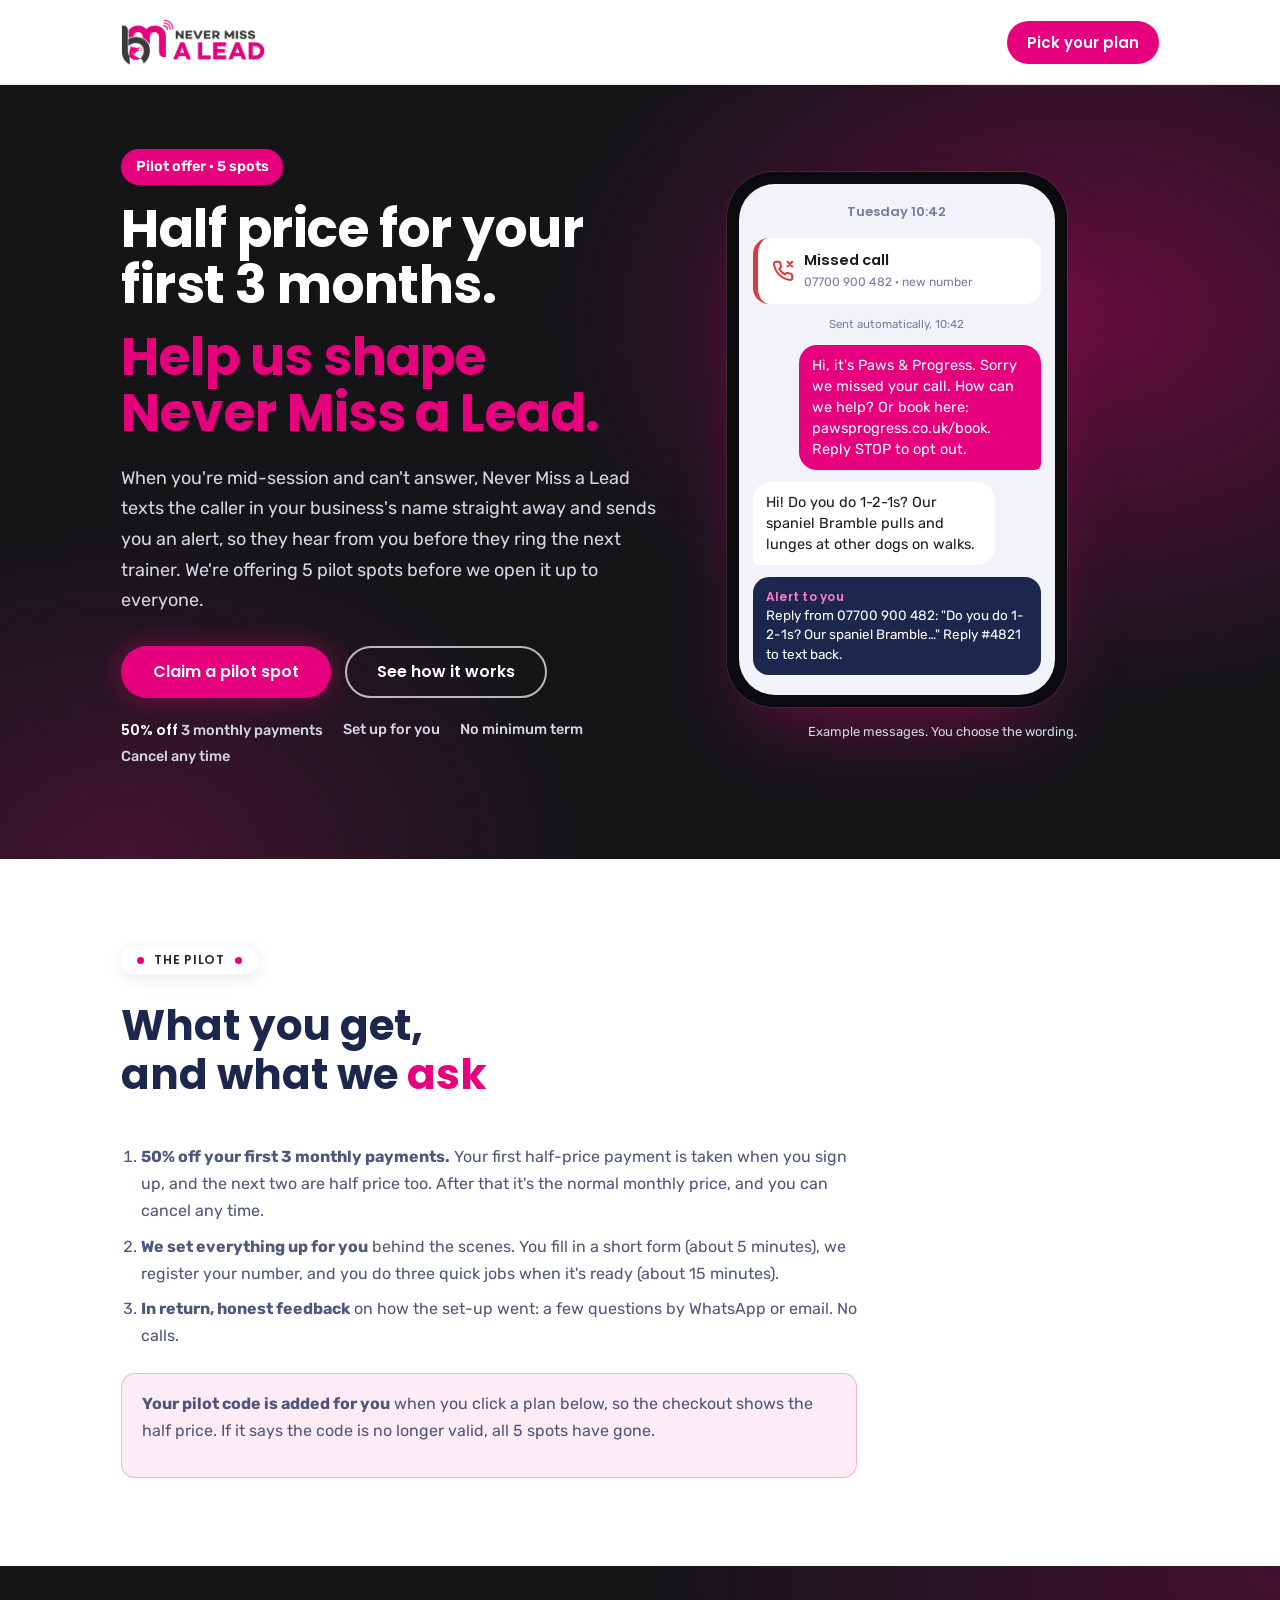
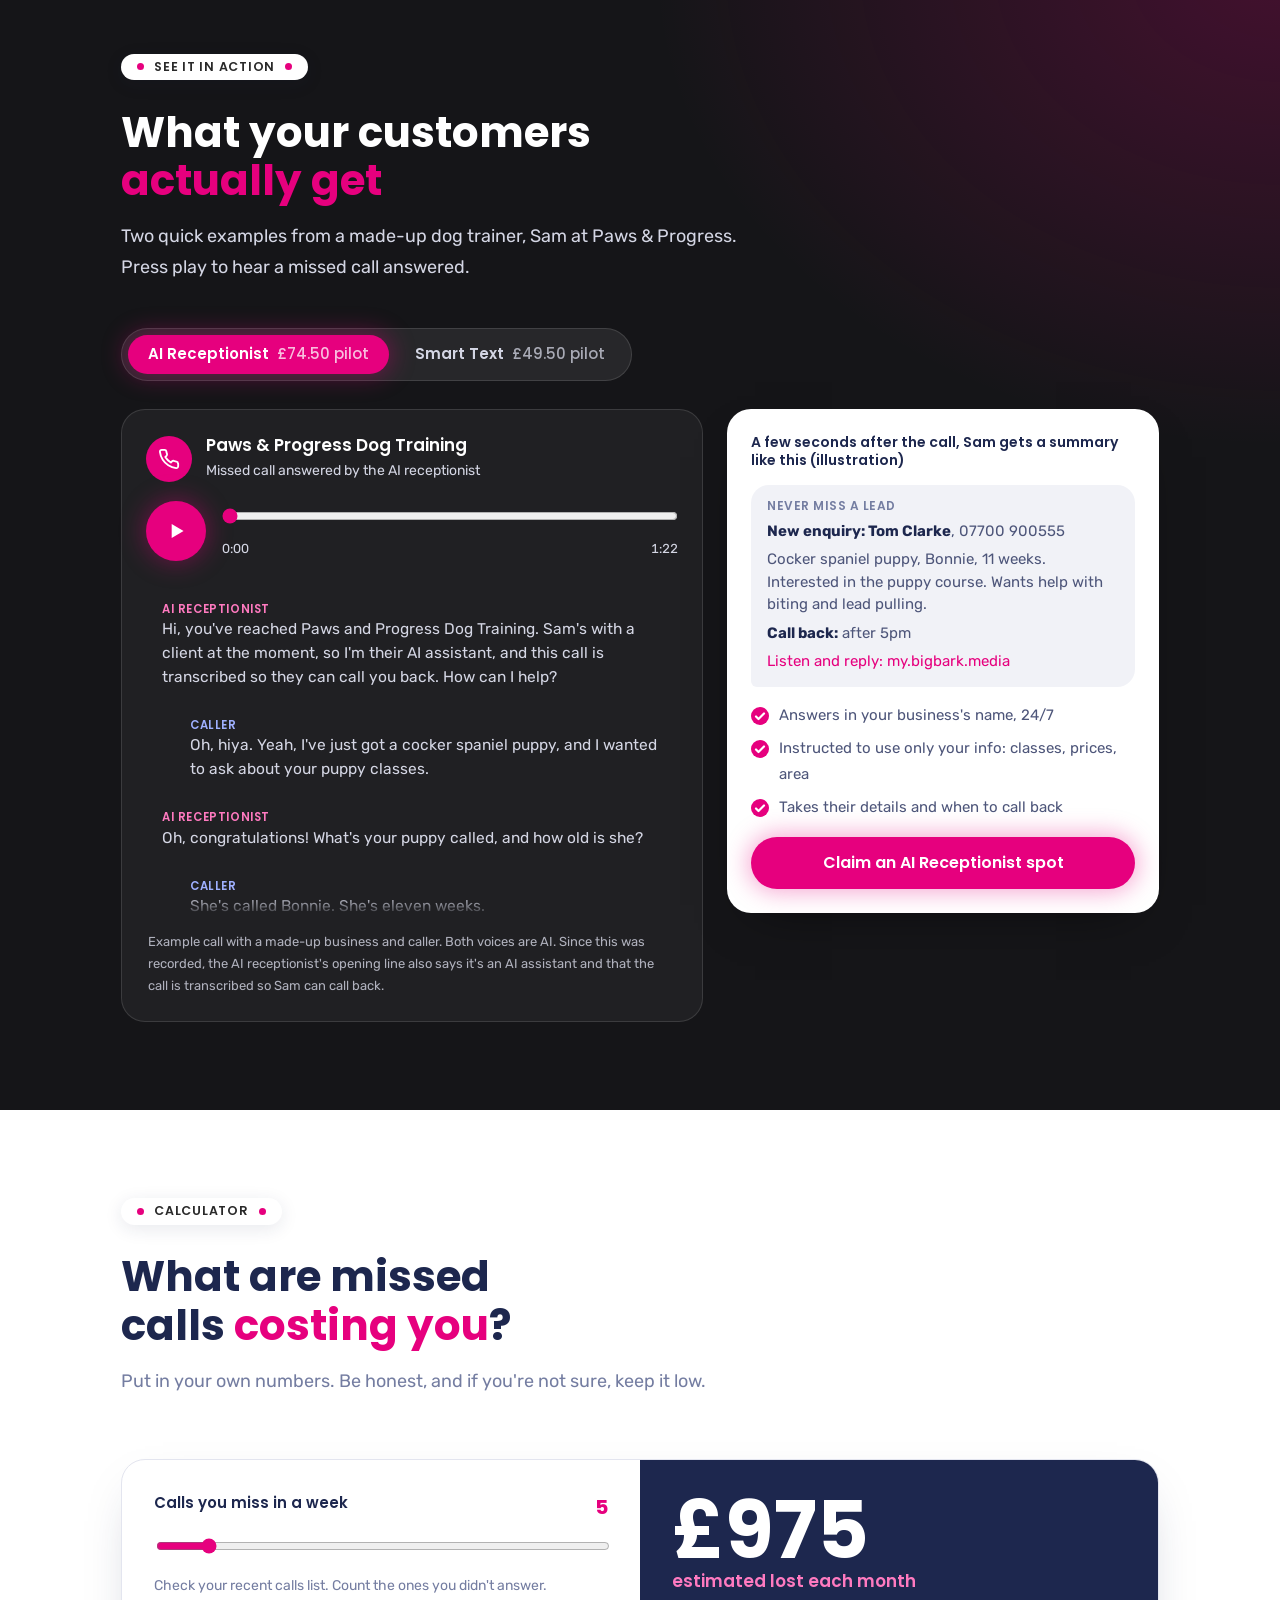
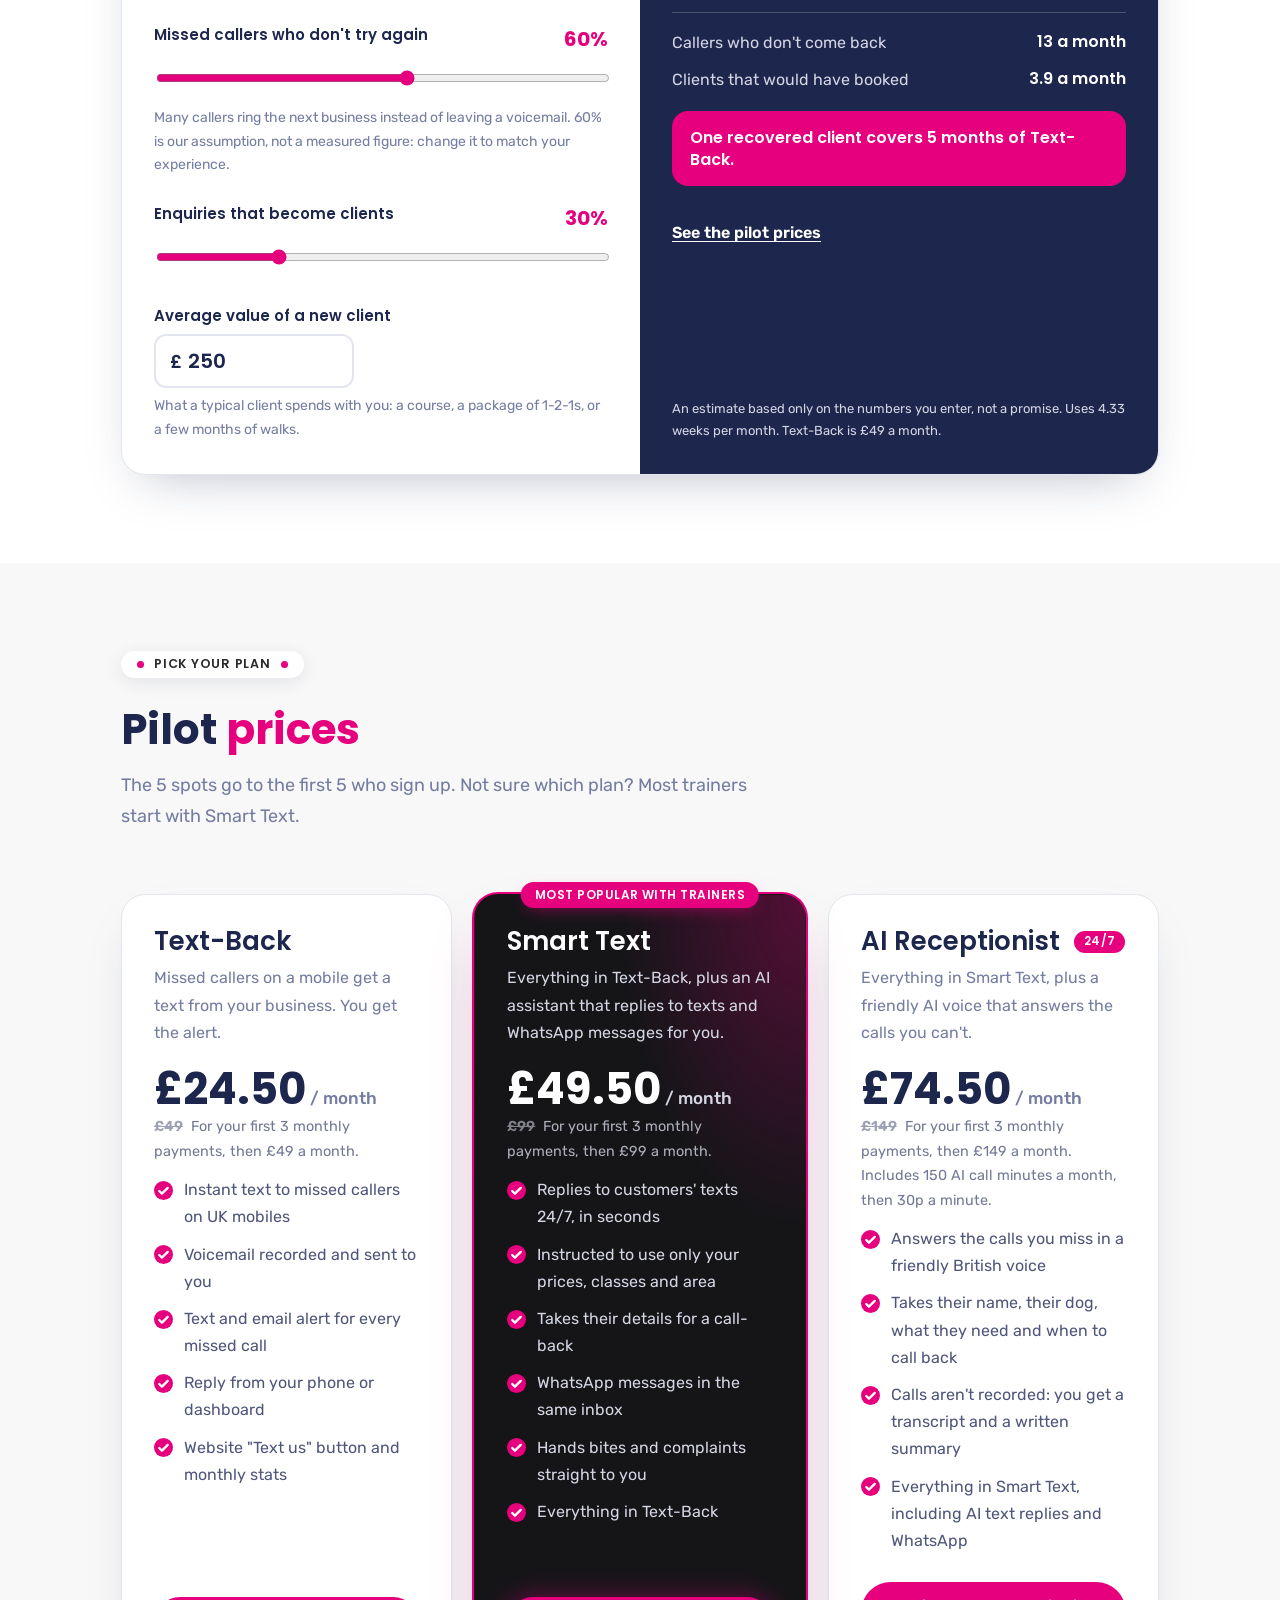
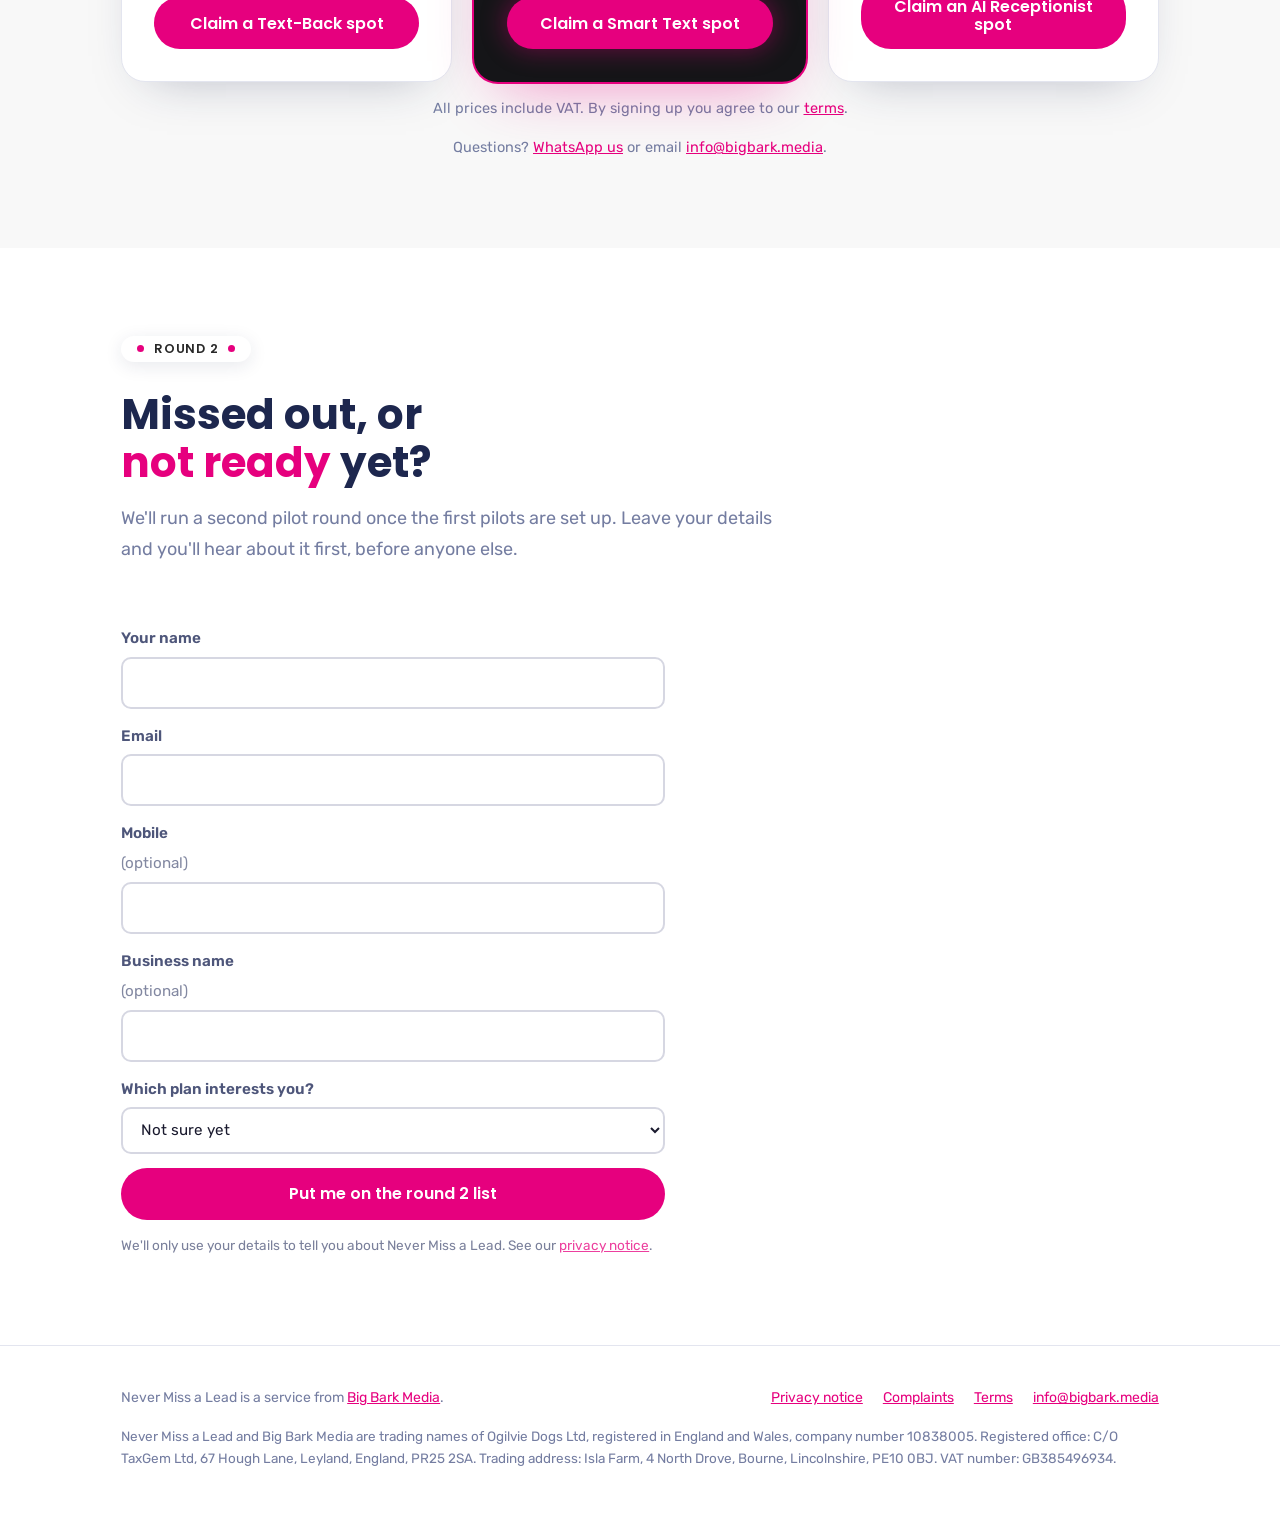
<file: pilot.html>
<!doctype html>
<html lang="en-GB">
<head>
<link rel="icon" href="favicon.ico" sizes="any">
<link rel="icon" type="image/png" sizes="32x32" href="assets/favicon-32.png">
<link rel="apple-touch-icon" href="assets/apple-touch-icon.png">
<meta charset="utf-8">
<meta name="viewport" content="width=device-width, initial-scale=1">
<title>Pilot offer: Never Miss a Lead at half price | Big Bark Media</title>
<!-- Unlisted: only linked from the mentee pilot email. Not linked from the site, not indexed. -->
<meta name="robots" content="noindex, nofollow">
<meta name="description" content="5 pilot spots: 50% off your first 3 monthly payments of Never Miss a Lead.">
<meta name="theme-color" content="#151518">
<link rel="preconnect" href="https://fonts.googleapis.com">
<link rel="preconnect" href="https://fonts.gstatic.com" crossorigin>
<link href="https://fonts.googleapis.com/css2?family=Poppins:wght@500;600;700&family=Rubik:wght@400;500&display=swap" rel="stylesheet">
<script src="config.js?v=20261021-1700"></script>
<link rel="stylesheet" href="assets/bigbark.css">
<style>
  .pilot-strip { display:inline-block; background:var(--pink,#E6007E); color:#fff; font-weight:600; border-radius:999px; padding:.35rem .9rem; font-size:.9rem; margin-bottom:1rem }
  .plan .was { text-decoration:line-through; opacity:.7; font-weight:600; margin-right:.25rem }
  .plan .amount { white-space:nowrap; font-size:clamp(2.2rem,3.6vw,2.7rem) }
  .plan .then { font-size:.9rem; opacity:.8; margin:.25rem 0 .75rem }
  .steps-list { max-width:46rem; margin:0; padding-left:1.25rem; line-height:1.7 }
  .steps-list li { margin:.5rem 0 }
  .r2 { max-width:34rem; display:grid; gap:.9rem }
  .r2 label { display:grid; gap:.3rem; font-weight:600; font-size:.95rem }
  .r2 input, .r2 select { font:inherit; font-weight:400; padding:.7rem .85rem; border:2px solid #d6d7e2; border-radius:10px; background:#fff; color:#1a1a2e }
  .r2 .opt { font-weight:400; opacity:.7 }
  .r2 .hp { position:absolute; left:-9999px; width:1px; height:1px; overflow:hidden }
  .r2-err { color:#c8323a; font-weight:600; margin:0; min-height:0 }
  .r2-err:empty { display:none }
  .r2-small { font-size:.85rem; opacity:.75; margin:0 }
  #r2-done { margin:0 }
  .note-box { max-width:46rem; margin:1.5rem 0 0; padding:1rem 1.25rem; border-radius:14px; background:rgba(230,0,126,.08); border:1px solid rgba(230,0,126,.25) }
</style>
</head>
<body>
<a class="skip" href="#main">Skip to content</a>
<header class="top">
  <div class="wrap">
    <a class="brand" href="./" aria-label="Never Miss a Lead home"><img src="assets/nevermiss-logo.png" alt="Never Miss a Lead by Big Bark Media" width="144" height="46"></a>
    <nav aria-label="Main"><a class="nav-cta" href="#plans">Pick your plan</a></nav>
  </div>
</header>

<main id="main">
<section class="hero" aria-labelledby="hero-h">
  <div class="wrap">
    <div>
      <span class="pilot-strip" id="spots">Pilot offer · 5 spots</span>
      <h1 id="hero-h">
        <span>Half price for your first 3 months.</span>
        <span class="gap">Help us shape Never Miss a Lead.</span>
      </h1>
      <p class="lede">When you're mid-session and can't answer, Never Miss a Lead texts the caller in your business's name straight away and sends you an alert, so they hear from you before they ring the next trainer. We're offering 5 pilot spots before we open it up to everyone.</p>
      <div class="cta-row">
        <a class="btn btn-go" id="hero-cta" href="#plans">Claim a pilot spot</a>
        <a class="btn btn-ghost" href="./" target="_blank" rel="noopener">See how it works</a>
      </div>
      <p class="price-line"><span><strong>50% off</strong> 3 monthly payments</span><span>Set up for you</span><span>No minimum term</span><span>Cancel any time</span></p>
    </div>

    <div>
      <div class="phone" role="img" aria-label="Example: a missed call from a new enquiry, followed by an automatic text from Paws and Progress Dog Training, the caller's reply, and an alert to the trainer.">
        <div class="screen" aria-hidden="true">
          <div class="clock">Tuesday 10:42</div>
          <div class="evt missed">
            <svg width="22" height="22" viewBox="0 0 24 24" fill="none" stroke="currentColor" stroke-width="2.2" stroke-linecap="round" stroke-linejoin="round"><path d="M22 16.9v3a2 2 0 0 1-2.2 2 19.8 19.8 0 0 1-8.6-3.1 19.5 19.5 0 0 1-6-6A19.8 19.8 0 0 1 2.1 4.2 2 2 0 0 1 4.1 2h3a2 2 0 0 1 2 1.7c.1.9.4 1.8.7 2.7a2 2 0 0 1-.5 2.1L8 9.8a16 16 0 0 0 6 6l1.3-1.3a2 2 0 0 1 2.1-.4c.9.3 1.8.6 2.7.7a2 2 0 0 1 1.7 2z"/><path d="M17 2l5 5M22 2l-5 5"/></svg>
            <div><b>Missed call</b><small>07700 900 482 · new number</small></div>
          </div>
          <div class="evt stamp">Sent automatically, 10:42</div>
          <div class="evt bubble out">Hi, it's Paws &amp; Progress. Sorry we missed your call. How can we help? Or book here: pawsprogress.co.uk/book. Reply STOP to opt out.</div>
          <div class="evt bubble in">Hi! Do you do 1-2-1s? Our spaniel Bramble pulls and lunges at other dogs on walks.</div>
          <div class="evt alert"><b>Alert to you</b>Reply from 07700 900 482: "Do you do 1-2-1s? Our spaniel Bramble…" Reply #4821 to text back.</div>
        </div>
      </div>
      <p class="phone-cap">Example messages. You choose the wording.</p>
    </div>
  </div>
</section>

<section aria-labelledby="deal-h">
  <div class="wrap">
    <div class="sec-head"><p class="eyebrow">The pilot</p><h2 id="deal-h">What you get, and what we <em class="hl">ask</em></h2></div>
    <ol class="steps-list">
      <li><b>50% off your first 3 monthly payments.</b> Your first half-price payment is taken when you sign up, and the next two are half price too. After that it's the normal monthly price, and you can cancel any time.</li>
      <li><b>We set everything up for you</b> behind the scenes. You fill in a short form (about 5 minutes), we register your number, and you do three quick jobs when it's ready (about 15 minutes).</li>
      <li><b>In return, honest feedback</b> on how the set-up went: a few questions by WhatsApp or email. No calls.</li>
    </ol>
    <div class="note-box">
      <p><b>Your pilot code is added for you</b> when you click a plan below, so the checkout shows the half price. If it says the code is no longer valid, all 5 spots have gone.</p>
    </div>
  </div>
</section>

<section id="see-it" class="see on-ink" aria-labelledby="see-h">
  <div class="wrap">
    <div class="sec-head">
      <p class="eyebrow">See it in action</p>
      <h2 id="see-h">What your customers <em class="hl">actually get</em></h2>
      <p class="lede">Two quick examples from a made-up dog trainer, Sam at Paws &amp; Progress. Press play to hear a missed call answered.</p>
    </div>
    <div class="tabs" role="tablist" aria-label="Examples">
      <button type="button" role="tab" id="tab-call" aria-controls="panel-call" aria-selected="true">AI Receptionist <span>£74.50 pilot</span></button>
      <button type="button" role="tab" id="tab-smart" aria-controls="panel-smart" aria-selected="false" tabindex="-1">Smart Text <span>£49.50 pilot</span></button>
    </div>

    <div class="panel" id="panel-call" role="tabpanel" aria-labelledby="tab-call">
      <div class="see-grid listen" id="listen">
        <div class="call-card">
        <div class="call-top">
          <span class="call-avatar" aria-hidden="true"><svg viewBox="0 0 24 24" width="22" height="22" fill="none" stroke="currentColor" stroke-width="2" stroke-linecap="round" stroke-linejoin="round"><path d="M22 16.9v3a2 2 0 0 1-2.2 2 19.8 19.8 0 0 1-8.6-3.1 19.5 19.5 0 0 1-6-6A19.8 19.8 0 0 1 2.1 4.2 2 2 0 0 1 4.1 2h3a2 2 0 0 1 2 1.7c.1.9.4 1.8.7 2.7a2 2 0 0 1-.5 2.1L8 9.8a16 16 0 0 0 6 6l1.3-1.3a2 2 0 0 1 2.1-.4c.9.3 1.8.6 2.7.7a2 2 0 0 1 1.7 2z"/></svg></span>
          <div><b>Paws &amp; Progress Dog Training</b><span class="call-sub">Missed call answered by the AI receptionist</span></div>
        </div>
        <div class="player">
          <button type="button" class="play" aria-label="Play the example call" aria-pressed="false">
            <svg class="i-play" viewBox="0 0 24 24" width="26" height="26" aria-hidden="true"><path d="M8 5.5v13l11-6.5z" fill="currentColor"/></svg>
            <svg class="i-pause" viewBox="0 0 24 24" width="26" height="26" aria-hidden="true"><path d="M7 5h4v14H7zM13 5h4v14h-4z" fill="currentColor"/></svg>
          </button>
          <div class="track">
            <input type="range" class="seek" min="0" max="81.51" step="0.1" value="0" aria-label="Position in the call">
            <div class="times"><span class="cur">0:00</span><span>1:22</span></div>
          </div>
        </div>
        <audio preload="none" src="assets/audio/ai-receptionist-demo.mp3"></audio>
        <ol class="transcript" aria-label="Call transcript">
            <li class="ln ai" data-t="0.6"><button type="button" aria-label="Play from here"><span class="who">AI receptionist</span><span class="say">Hi, you've reached Paws and Progress Dog Training. Sam's with a client at the moment, so I'm their AI assistant, and this call is transcribed so they can call you back. How can I help?</span></button></li>
            <li class="ln caller" data-t="12.25"><button type="button" aria-label="Play from here"><span class="who">Caller</span><span class="say">Oh, hiya. Yeah, I've just got a cocker spaniel puppy, and I wanted to ask about your puppy classes.</span></button></li>
            <li class="ln ai" data-t="17.09"><button type="button" aria-label="Play from here"><span class="who">AI receptionist</span><span class="say">Oh, congratulations! What's your puppy called, and how old is she?</span></button></li>
            <li class="ln caller" data-t="21.65"><button type="button" aria-label="Play from here"><span class="who">Caller</span><span class="say">She's called Bonnie. She's eleven weeks.</span></button></li>
            <li class="ln ai" data-t="23.85"><button type="button" aria-label="Play from here"><span class="who">AI receptionist</span><span class="say">Aw, lovely. So, our puppy course runs for six weeks, on Saturday mornings in Wisbech, and it's £120, which Sam will confirm. Bonnie can join once she's had her second jab. Is there anything in particular you'd like help with?</span></button></li>
            <li class="ln caller" data-t="40.22"><button type="button" aria-label="Play from here"><span class="who">Caller</span><span class="say">Mainly the biting, to be honest. And she pulls like mad on the lead.</span></button></li>
            <li class="ln ai" data-t="44.16"><button type="button" aria-label="Play from here"><span class="who">AI receptionist</span><span class="say">That's really common at her age, and it's exactly what the course covers. Can I take your name, and is this the best number for Sam to call you back on?</span></button></li>
            <li class="ln caller" data-t="53.0"><button type="button" aria-label="Play from here"><span class="who">Caller</span><span class="say">Yeah, it's Tom. Tom Clarke. And yeah, this number's fine.</span></button></li>
            <li class="ln ai" data-t="56.16"><button type="button" aria-label="Play from here"><span class="who">AI receptionist</span><span class="say">Thanks, Tom. And when's a good time for Sam to ring you?</span></button></li>
            <li class="ln caller" data-t="60.0"><button type="button" aria-label="Play from here"><span class="who">Caller</span><span class="say">Any time after five, really.</span></button></li>
            <li class="ln ai" data-t="61.87"><button type="button" aria-label="Play from here"><span class="who">AI receptionist</span><span class="say">Perfect. I'll pass all of that on to Sam now, and they'll give you a call after five. Is there anything else I can help with?</span></button></li>
            <li class="ln caller" data-t="69.63"><button type="button" aria-label="Play from here"><span class="who">Caller</span><span class="say">No, that's brilliant. Thank you.</span></button></li>
            <li class="ln ai" data-t="71.34"><button type="button" aria-label="Play from here"><span class="who">AI receptionist</span><span class="say">You're welcome, Tom. Give Bonnie a fuss from us. Bye for now!</span></button></li>
        </ol>
        <p class="demo-note">Example call with a made-up business and caller. Both voices are AI. Since this was recorded, the AI receptionist's opening line also says it's an AI assistant and that the call is transcribed so Sam can call back.</p>
      </div>
        <aside class="summary-card" aria-labelledby="sum-h">
        <p class="sum-kicker">A few seconds after the call, Sam gets a summary like this (illustration)</p>
        <div class="sms">
          <p class="sms-from" id="sum-h">Never Miss a Lead</p>
          <p><b>New enquiry: Tom Clarke</b>, <span style="white-space:nowrap">07700 900555</span></p>
          <p>Cocker spaniel puppy, Bonnie, 11 weeks. Interested in the puppy course. Wants help with biting and lead pulling.</p>
          <p><b>Call back:</b> after 5pm</p>
          <p class="sms-link">Listen and reply: my.bigbark.media</p>
        </div>
        <ul class="sum-points">
          <li>Answers in your business's name, 24/7</li>
          <li>Instructed to use only your info: classes, prices, area</li>
          <li>Takes their details and when to call back</li>
        </ul>
        <a class="btn btn-go" data-pilot="ai" href="#plans">Claim an AI Receptionist spot</a>
      </aside>
      </div>
    </div>
    <div class="panel" id="panel-smart" role="tabpanel" aria-labelledby="tab-smart">
      <div class="see-grid">
        <div class="st-phone" aria-label="Example text conversation">
          <div class="st-top"><span class="st-name">Paws &amp; Progress</span><span class="st-sub">Texts to your Never Miss a Lead number</span></div>
          <div class="st-missed"><svg viewBox="0 0 24 24" width="14" height="14" aria-hidden="true" fill="none" stroke="currentColor" stroke-width="2.2" stroke-linecap="round" stroke-linejoin="round"><path d="M23 1l-6 6M17 1l6 6"/><path d="M22 16.9v3a2 2 0 0 1-2.2 2 19.8 19.8 0 0 1-8.6-3.1 19.5 19.5 0 0 1-6-6A19.8 19.8 0 0 1 2.1 4.2 2 2 0 0 1 4.1 2h3a2 2 0 0 1 2 1.7c.1.9.4 1.8.7 2.7a2 2 0 0 1-.5 2.1L8 9.8a16 16 0 0 0 6 6l1.3-1.3a2 2 0 0 1 2.1-.4c.9.3 1.8.6 2.7.7a2 2 0 0 1 1.7 2z"/></svg>Missed call, 9:41pm</div>
          <ol class="st-thread">
              <li class="st-msg sys"><p>Hi, it's Paws &amp; Progress. Sorry we missed your call. How can we help? Reply STOP to opt out.</p><span class="meta">Auto-text · 9:41pm</span></li>
              <li class="st-msg in"><p>Hi! Do you do 1-2-1s? My rescue lurcher pulls like mad. We're in March</p><span class="meta">9:43pm</span></li>
              <li class="st-msg ai"><p>Paws &amp; Progress: Yes! 1-2-1s at your home are £45, or 4 for £160, and March is in our area. Can I take your name?</p><span class="meta">AI assistant · 9:43pm</span><span class="st-tag"><svg viewBox="0 0 16 16" width="12" height="12" aria-hidden="true"><path d="M3.5 8.5l3 3 6-7" fill="none" stroke="currentColor" stroke-width="2.4" stroke-linecap="round" stroke-linejoin="round"/></svg>Used your prices and area</span></li>
              <li class="st-msg in"><p>Lucy. Could Sam ring me tomorrow after 12?</p><span class="meta">9:45pm</span></li>
              <li class="st-msg ai"><p>Paws &amp; Progress: Thanks, Lucy. I've passed your details and that time on to Sam, who'll be in touch.</p><span class="meta">AI assistant · 9:45pm</span><span class="st-tag"><svg viewBox="0 0 16 16" width="12" height="12" aria-hidden="true"><path d="M3.5 8.5l3 3 6-7" fill="none" stroke="currentColor" stroke-width="2.4" stroke-linecap="round" stroke-linejoin="round"/></svg>Took their details for a call-back</span></li>
          </ol>
        </div>
        <aside class="summary-card" aria-labelledby="sum-smart-h">
          <p class="sum-kicker" id="sum-smart-h">When Sam checks in, the lead looks like this (illustration)</p>
          <div class="sms">
            <p class="sms-from">Never Miss a Lead</p>
            <p><b>New lead: Lucy</b>, <span style="white-space:nowrap">07700 900812</span></p>
            <p>Rescue lurcher, pulls on the lead. Lives in March. Interested in 4 × 1-2-1 (£160).</p>
            <p><b>Call back:</b> today after 12</p>
          </div>
          <ul class="sum-points">
            <li>Replies in seconds, day or night</li>
            <li>Instructed to use only your prices, classes and area</li>
            <li>Hands bites and complaints straight to you</li>
          </ul>
          <a class="btn btn-go" data-pilot="smart" href="#plans">Claim a Smart Text spot</a>
        </aside>
      </div>
    </div>

  </div>
</section>

<section id="calculator" aria-labelledby="calc-h">
  <div class="wrap">
    <div class="sec-head">
      <p class="eyebrow">Calculator</p>
      <h2 id="calc-h">What are missed calls <em class="hl">costing you</em>?</h2>
      <p class="lede">Put in your own numbers. Be honest, and if you're not sure, keep it low.</p>
    </div>
    <div class="calc">
      <form id="roi" onsubmit="return false" aria-describedby="calc-note">
        <div class="field">
          <label for="r-calls">Calls you miss in a week <output for="r-calls" id="o-calls">5</output></label>
          <input type="range" id="r-calls" min="1" max="40" step="1" value="5">
          <p class="hint">Check your recent calls list. Count the ones you didn't answer.</p>
        </div>
        <div class="field">
          <label for="r-gone">Missed callers who don't try again <output for="r-gone" id="o-gone">60%</output></label>
          <input type="range" id="r-gone" min="10" max="100" step="5" value="60">
          <p class="hint">Many callers ring the next business instead of leaving a voicemail. 60% is our assumption, not a measured figure: change it to match your experience.</p>
        </div>
        <div class="field">
          <label for="r-conv">Enquiries that become clients <output for="r-conv" id="o-conv">30%</output></label>
          <input type="range" id="r-conv" min="5" max="100" step="5" value="30">
        </div>
        <div class="field">
          <label for="r-val">Average value of a new client</label>
          <div class="money"><span aria-hidden="true">£</span><input id="r-val" type="number" inputmode="numeric" min="0" step="10" value="250" aria-describedby="val-hint"></div>
          <p class="hint" id="val-hint">What a typical client spends with you: a course, a package of 1-2-1s, or a few months of walks.</p>
        </div>
      </form>
      <div class="result" aria-live="polite">
        <div>
          <div class="big" id="o-lost">£975</div>
          <div class="lbl">estimated lost each month</div>
        </div>
        <dl>
          <div><dt>Callers who don't come back</dt><dd id="o-lostcallers">13 a month</dd></div>
          <div><dt>Clients that would have booked</dt><dd id="o-lostclients">3.9 a month</dd></div>
        </dl>
        <p class="payback" id="o-payback">One recovered client covers 5 months of Text-Back.</p>
        <p style="margin:.9rem 0 0"><a href="#plans" style="color:#fff;font-weight:600;text-decoration:underline;text-underline-offset:3px">See the pilot prices</a></p>
        <p class="small" id="calc-note">An estimate based only on the numbers you enter, not a promise. Uses 4.33 weeks per month. Text-Back is £49 a month.</p>
      </div>
    </div>
  </div>
</section>

<section id="plans" class="alt-bg" aria-labelledby="price-h">
  <div class="wrap">
    <div class="sec-head">
      <p class="eyebrow">Pick your plan</p>
      <h2 id="price-h">Pilot <em class="hl">prices</em></h2>
      <p class="lede">The 5 spots go to the first 5 who sign up. Not sure which plan? Most trainers start with Smart Text.</p>
    </div>
    <div class="note-box" id="full-banner" hidden style="margin:0 auto 1.5rem">
      <p><b>All 5 pilot spots have gone.</b> Thank you for the interest! We're running a second round once the first pilots are set up. <a href="#round2">Join the round 2 list</a> and you'll hear first.</p>
    </div>
    <div class="plans">
      <article class="plan" aria-labelledby="p1">
        <h3 id="p1">Text-Back</h3>
        <p class="for">Missed callers on a mobile get a text from your business. You get the alert.</p>
        <div class="amount">£24.50<small> / month</small></div>
        <p class="then"><span class="was">£49</span> For your first 3 monthly payments, then £49 a month.</p>
        <details class="incl" open>
          <summary>What's included</summary>
          <ul>
          <li>Instant text to missed callers on UK mobiles</li>
          <li>Voicemail recorded and sent to you</li>
          <li>Text and email alert for every missed call</li>
          <li>Reply from your phone or dashboard</li>
          <li>Website "Text us" button and monthly stats</li>
          </ul>
        </details>
        <div class="actions"><a class="btn btn-go" data-pilot="textback" href="#">Claim a Text-Back spot</a></div>
      </article>
      <article class="plan featured on-ink" aria-labelledby="p2">
        <span class="badge ribbon">Most popular with trainers</span>
        <h3 id="p2">Smart Text</h3>
        <p class="for">Everything in Text-Back, plus an AI assistant that replies to texts and WhatsApp messages for you.</p>
        <div class="amount">£49.50<small> / month</small></div>
        <p class="then"><span class="was">£99</span> For your first 3 monthly payments, then £99 a month.</p>
        <details class="incl" open>
          <summary>What's included</summary>
          <ul>
          <li>Replies to customers' texts 24/7, in seconds</li>
          <li>Instructed to use only your prices, classes and area</li>
          <li>Takes their details for a call-back</li>
          <li>WhatsApp messages in the same inbox</li>
          <li>Hands bites and complaints straight to you</li>
          <li>Everything in Text-Back</li>
          </ul>
        </details>
        <div class="actions"><a class="btn btn-go" data-pilot="smart" href="#">Claim a Smart Text spot</a></div>
      </article>
      <article class="plan" aria-labelledby="p3">
        <h3 id="p3">AI Receptionist <span class="badge">24/7</span></h3>
        <p class="for">Everything in Smart Text, plus a friendly AI voice that answers the calls you can't.</p>
        <div class="amount">£74.50<small> / month</small></div>
        <p class="then"><span class="was">£149</span> For your first 3 monthly payments, then £149 a month. Includes 150 AI call minutes a month, then 30p a minute.</p>
        <details class="incl" open>
          <summary>What's included</summary>
          <ul>
          <li>Answers the calls you miss in a friendly British voice</li>
          <li>Takes their name, their dog, what they need and when to call back</li>
          <li>Calls aren't recorded: you get a transcript and a written summary</li>
          <li>Everything in Smart Text, including AI text replies and WhatsApp</li>
          </ul>
        </details>
        <div class="actions"><a class="btn btn-go" data-pilot="ai" href="#">Claim an AI Receptionist spot</a></div>
      </article>
    </div>
    <p class="vat-line">All prices include VAT. By signing up you agree to our <a href="terms.html">terms</a>.</p>
    <p class="vat-line">Questions? <a data-ext="whatsapp" href="#">WhatsApp us</a> or email <a href="mailto:info@bigbark.media">info@bigbark.media</a>.</p>
  </div>
</section>

<section id="round2" aria-labelledby="r2-h">
  <div class="wrap">
    <div class="sec-head">
      <p class="eyebrow">Round 2</p>
      <h2 id="r2-h">Missed out, or <em class="hl">not ready</em> yet?</h2>
      <p class="lede">We'll run a second pilot round once the first pilots are set up. Leave your details and you'll hear about it first, before anyone else.</p>
    </div>
    <form id="r2-form" class="r2" novalidate>
      <label>Your name<input name="name" type="text" autocomplete="name" required maxlength="120"></label>
      <label>Email<input name="email" type="email" autocomplete="email" required maxlength="200"></label>
      <label>Mobile <span class="opt">(optional)</span><input name="phone" type="tel" autocomplete="tel" maxlength="40"></label>
      <label>Business name <span class="opt">(optional)</span><input name="business" type="text" autocomplete="organization" maxlength="150"></label>
      <label>Which plan interests you?<select name="plan"><option value="unsure">Not sure yet</option><option value="textback">Text-Back</option><option value="smart">Smart Text</option><option value="ai">AI Receptionist</option></select></label>
      <div class="hp" aria-hidden="true"><label>Website<input name="website" type="text" tabindex="-1" autocomplete="off"></label></div>
      <input type="hidden" name="reason" value="not_ready">
      <p class="r2-err" id="r2-err" role="alert"></p>
      <button class="btn btn-go" type="submit">Put me on the round 2 list</button>
      <p class="r2-small">We'll only use your details to tell you about Never Miss a Lead. See our <a href="privacy.html">privacy notice</a>.</p>
    </form>
    <div class="note-box" id="r2-done" hidden><p><b>You're on the list.</b> We'll email you as soon as round 2 opens. Questions in the meantime? <a data-ext="whatsapp" href="#">WhatsApp us</a>.</p></div>
  </div>
</section>
</main>

<footer>
  <div class="wrap">
    <div class="row">
      <span>Never Miss a Lead is a service from <a href="https://bigbark.media">Big Bark Media</a>.</span>
      <span class="links"><a href="privacy.html">Privacy notice</a><a href="complaints.html">Complaints</a><a href="terms.html">Terms</a><a href="mailto:info@bigbark.media">info@bigbark.media</a></span>
    </div>
    <p class="legal">Never Miss a Lead and Big Bark Media are trading names of Ogilvie Dogs Ltd, registered in England and Wales, company number 10838005. Registered office: C/O TaxGem Ltd, 67 Hough Lane, Leyland, England, PR25 2SA. Trading address: Isla Farm, 4 North Drove, Bourne, Lincolnshire, PE10 0BJ. VAT number: GB385496934.</p>
  </div>
</footer>

<script>
(function () {
  var C = window.NMAL_CONFIG || {};
  var links = C.pilotLinks || {};
  var wa = C.whatsappUrl || 'https://wa.me/447822882162';
  var names = { textback: 'Text-Back', smart: 'Smart Text', ai: 'AI Receptionist' };
  document.querySelectorAll('[data-pilot]').forEach(function (a) {
    var plan = a.getAttribute('data-pilot');
    var url = links[plan];
    if (url && url !== '#') {
      // Pilot links have no trial. The promotion code (50% off 3 months, 5 uses) is pre-filled, and the pilot
      // marker flags the sign-up as a pilot in Never Miss a Lead (CRM shows Pilot).
      var u = new URL(url);
      if (C.pilotPromoCode) u.searchParams.set('prefilled_promo_code', C.pilotPromoCode);
      u.searchParams.set('client_reference_id', 'pilot');
      a.href = u.toString();
      // Lets the thank-you page after the onboarding form use pilot wording (no free trial).
      a.addEventListener('click', function () { try { localStorage.setItem('nmal_checkout', 'pilot'); } catch (e) {} });
    } else {
      a.href = wa + '?text=' + encodeURIComponent("Hi! I'd like a Never Miss a Lead pilot spot on " + names[plan] + '.');
      a.target = '_blank';
      a.textContent = 'WhatsApp us for this plan';
    }
    a.rel = 'noopener';
  });
  // Spots left (counts only). If the pilot's full, the plan buttons go to the round 2 list instead of checkout.
  if (C.apiBase) {
    fetch(C.apiBase.replace(/\/$/, '') + '/api/pilot/status', { cache: 'no-store' }).then(function (r) { return r.json(); }).then(function (st) {
      if (!st || typeof st.limit !== 'number') return;
      var strip = document.getElementById('spots');
      if (!st.full) { strip.textContent = 'Pilot offer · ' + st.left + ' of ' + st.limit + ' spots left'; return; }
      strip.textContent = 'Pilot full · round 2 list open';
      document.getElementById('full-banner').hidden = false;
      var hero = document.getElementById('hero-cta');
      hero.textContent = 'Join the round 2 list'; hero.href = '#round2';
      document.querySelector('#r2-form [name=reason]').value = 'full';
      document.querySelectorAll('[data-pilot]').forEach(function (a) {
        var plan = a.getAttribute('data-pilot');
        a.href = '#round2'; a.removeAttribute('target');
        a.textContent = 'Join the round 2 list';
        a.addEventListener('click', function () { document.querySelector('#r2-form [name=plan]').value = plan; });
      });
    }).catch(function () {});
  }

  // Round 2 list: goes to the Big Bark Media CRM (Form inbox + the round 2 list on the Never Miss a Lead page).
  var f = document.getElementById('r2-form');
  f.addEventListener('submit', function (e) {
    e.preventDefault();
    var err = document.getElementById('r2-err'); err.textContent = '';
    var data = {}; new FormData(f).forEach(function (v, k) { data[k] = String(v); });
    if (!data.name.trim()) { err.textContent = 'Please add your name.'; return; }
    if (!/^[^@\s]+@[^@\s]+\.[^@\s]+$/.test(data.email.trim())) { err.textContent = 'Please add a valid email address.'; return; }
    var btn = f.querySelector('button'); btn.disabled = true; btn.textContent = 'Sending…';
    fetch(C.interestUrl || 'https://bbm-crm.dbgs-dashboard.workers.dev/api/public/nmal-interest', { method: 'POST', headers: { 'content-type': 'application/json', accept: 'application/json' }, body: JSON.stringify(data) })
      .then(function (r) { return r.json().catch(function () { return {}; }); })
      .then(function (j) {
        if (j && j.ok) { f.hidden = true; document.getElementById('r2-done').hidden = false; return; }
        btn.disabled = false; btn.textContent = 'Put me on the round 2 list';
        err.textContent = (j && j.error) || "That didn't send. Please try again, or email info@bigbark.media.";
      })
      .catch(function () { btn.disabled = false; btn.textContent = 'Put me on the round 2 list'; err.textContent = "That didn't send. Please check your connection and try again, or email info@bigbark.media."; });
  });

  document.querySelectorAll('[data-ext]').forEach(function (a) { a.href = wa; a.target = '_blank'; a.rel = 'noopener'; });
})();
</script>
<script>
(function(){
  document.documentElement.classList.add('js');
  // ROI calculator
  var $ = function(id){ return document.getElementById(id); };
  var gbp = function(v){ return '£' + Math.round(v).toLocaleString('en-GB'); };
  var WEEKS = 52 / 12, PRICE = 49;
  function calc(){
    var calls = +$('r-calls').value, gone = +$('r-gone').value / 100,
        conv = +$('r-conv').value / 100, val = Math.max(0, +$('r-val').value || 0);
    $('o-calls').textContent = calls;
    $('o-gone').textContent = Math.round(gone * 100) + '%';
    $('o-conv').textContent = Math.round(conv * 100) + '%';
    var lostCallers = calls * WEEKS * gone;
    var lostClients = lostCallers * conv;
    $('o-lost').textContent = gbp(lostClients * val);
    $('o-lostcallers').textContent = Math.round(lostCallers) + ' a month';
    $('o-lostclients').textContent = (Math.round(lostClients * 10) / 10) + ' a month';
    var months = Math.floor(val / PRICE);
    $('o-payback').textContent = months >= 1
      ? 'One recovered client covers ' + months + (months === 1 ? ' month' : ' months') + ' of Text-Back.'
      : 'At this client value, it takes more than one recovered client to cover a month of Text-Back.';
  }
  ['r-calls','r-gone','r-conv','r-val'].forEach(function(id){ $(id).addEventListener('input', calc); });
  calc();
})();
</script>
<script>
(function(){
  var root=document.getElementById('listen'); if(!root) return;
  var audio=root.querySelector('audio'), btn=root.querySelector('.play'), seek=root.querySelector('.seek'), cur=root.querySelector('.cur');
  var lines=[].slice.call(root.querySelectorAll('.ln')), list=root.querySelector('.transcript'), active=-1, dragging=false;
  function fmt(s){s=Math.max(0,Math.floor(s));return Math.floor(s/60)+':'+('0'+s%60).slice(-2);}
  function setActive(i){
    if(i===active) return; active=i;
    lines.forEach(function(li,j){li.classList.toggle('on',j===i);li.classList.toggle('past',j<i);});
    var li=lines[i]; if(li && !audio.paused){ var top=li.offsetTop-list.offsetTop-list.clientHeight/2+li.clientHeight/2; list.scrollTo({top:top,behavior:'smooth'}); }
  }
  function sync(){
    var t=audio.currentTime, i=-1;
    lines.forEach(function(li,j){ if(t>=parseFloat(li.dataset.t)-0.05) i=j; });
    setActive(i); if(!dragging) seek.value=t; cur.textContent=fmt(t);
  }
  function setPlaying(p){ btn.setAttribute('aria-pressed',p?'true':'false'); btn.setAttribute('aria-label',p?'Pause the example call':'Play the example call'); root.classList.toggle('playing',p); }
  btn.addEventListener('click',function(){ if(audio.paused){ audio.play(); } else { audio.pause(); } });
  audio.addEventListener('play',function(){setPlaying(true);});
  audio.addEventListener('pause',function(){setPlaying(false);});
  audio.addEventListener('ended',function(){setPlaying(false);});
  audio.addEventListener('timeupdate',sync);
  seek.addEventListener('input',function(){dragging=true;cur.textContent=fmt(seek.value);});
  seek.addEventListener('change',function(){dragging=false;audio.currentTime=parseFloat(seek.value);sync();});
  lines.forEach(function(li){ li.querySelector('button').addEventListener('click',function(){ audio.currentTime=parseFloat(li.dataset.t); audio.play(); }); });
})();
</script>
<script>
(function(){
  var tabs=[].slice.call(document.querySelectorAll('#see-it [role=tab]')); if(!tabs.length) return;
  var see=document.getElementById('see-it'); see.classList.add('js-tabs');
  function select(t, focus){
    tabs.forEach(function(x){ var on=x===t; x.setAttribute('aria-selected',on); x.tabIndex=on?0:-1; document.getElementById(x.getAttribute('aria-controls')).hidden=!on; });
    if(t.id!=='tab-call'){ var a=document.querySelector('#listen audio'); if(a && !a.paused) a.pause(); }
    if(focus) t.focus();
  }
  tabs.forEach(function(t,i){
    t.addEventListener('click',function(){select(t);});
    t.addEventListener('keydown',function(e){ var n=e.key==='ArrowRight'?1:e.key==='ArrowLeft'?-1:0; if(n){e.preventDefault(); select(tabs[(i+n+tabs.length)%tabs.length],true);} });
  });
  select(tabs[0]);
  if(location.hash==='#smart-text') select(tabs[1]);
})();
</script>
<script>
// Hero phone: messages appear one by one (same as the sales page).
(function(){
  document.documentElement.classList.add('js');
  var still = window.matchMedia('(prefers-reduced-motion: reduce)').matches;
  document.querySelectorAll('.screen .evt').forEach(function(e, i){
    if (still) e.classList.add('show'); else setTimeout(function(){ e.classList.add('show'); }, 150 + i * 500);
  });
})();
</script>
</body>
</html>
</file>
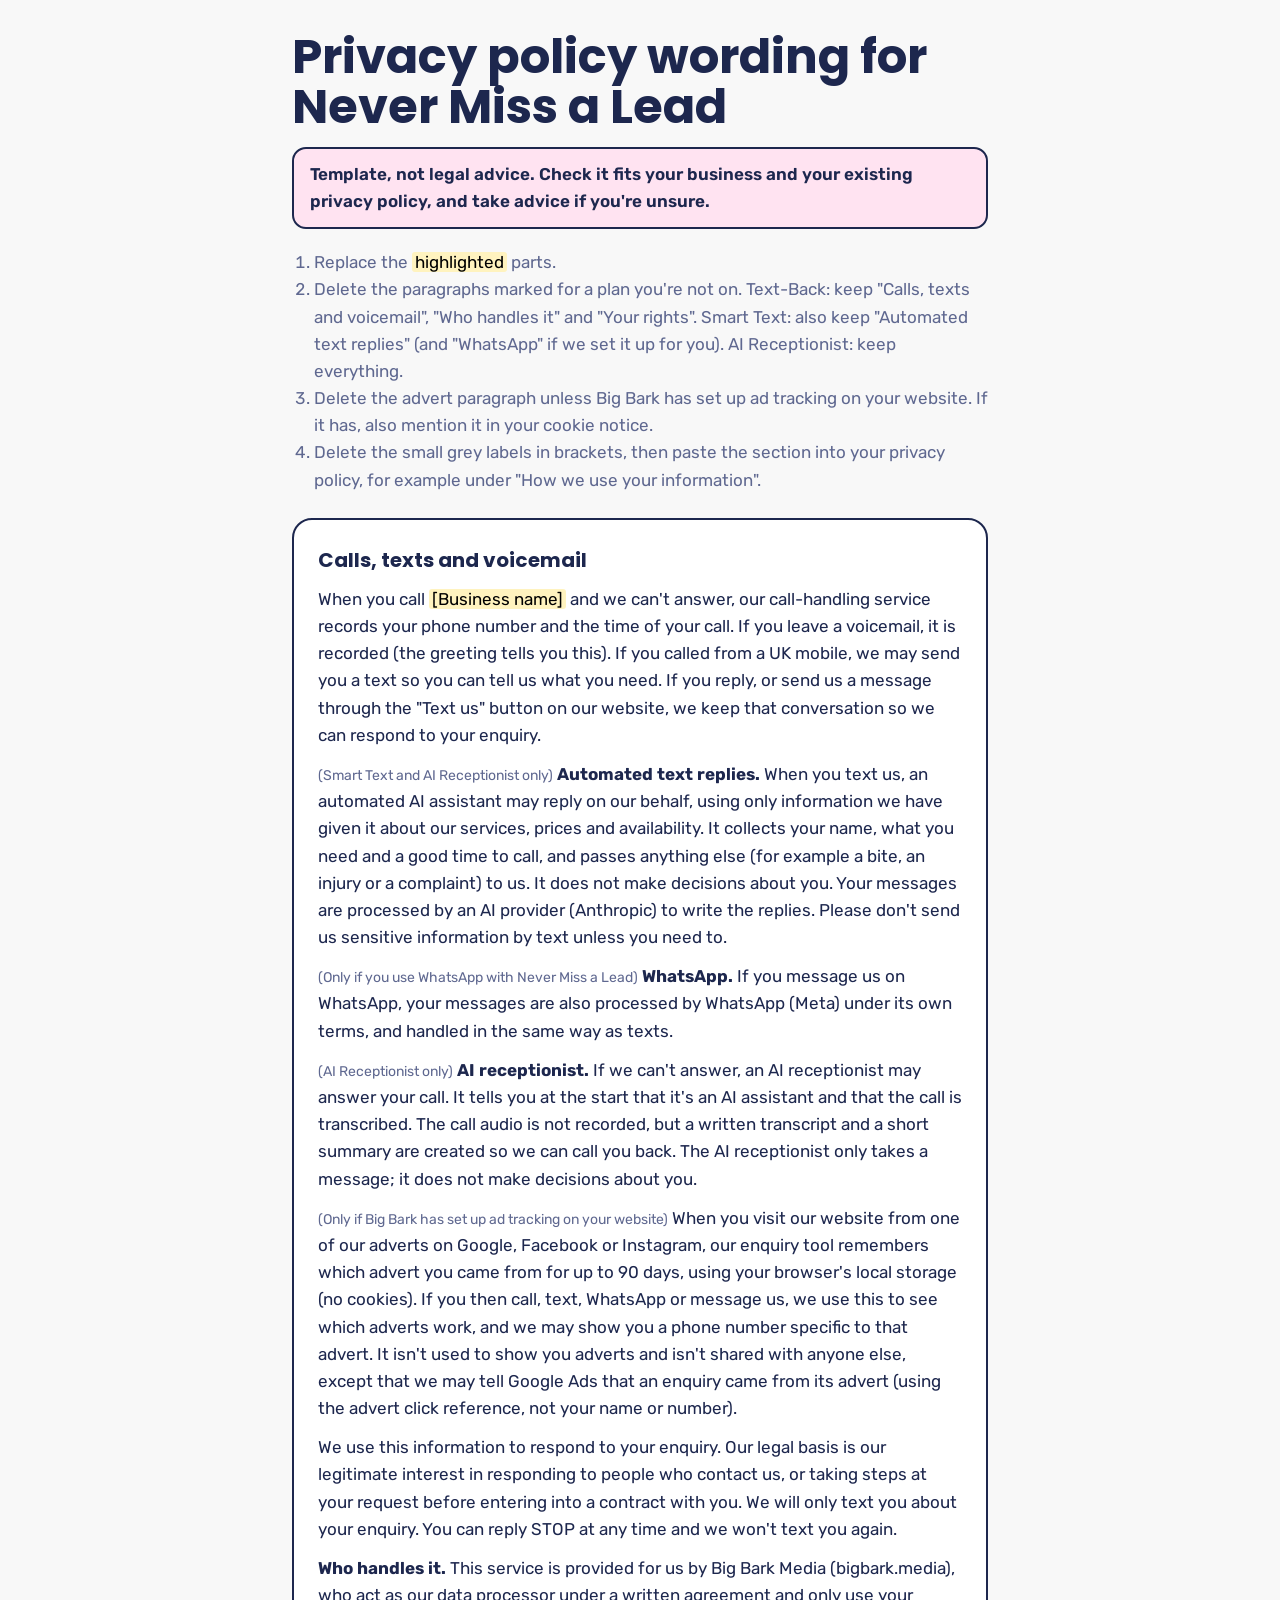
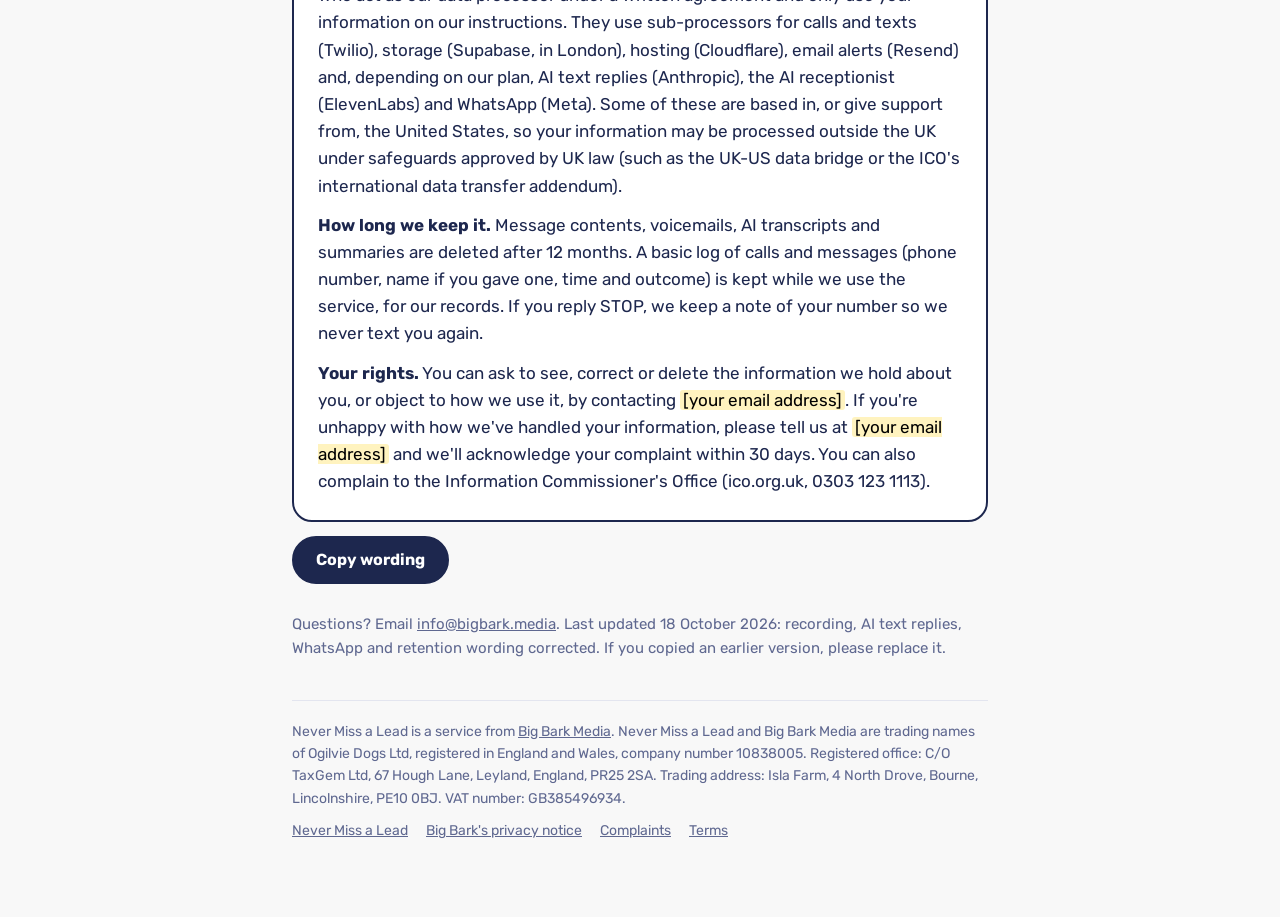
<file: privacy-snippet.html>
<!doctype html>
<html lang="en-GB">
<head>
<link rel="icon" href="favicon.ico" sizes="any">
<link rel="icon" type="image/png" sizes="32x32" href="assets/favicon-32.png">
<link rel="icon" type="image/png" sizes="192x192" href="assets/favicon-192.png">
<link rel="apple-touch-icon" href="assets/apple-touch-icon.png">
<meta charset="utf-8">
<meta name="viewport" content="width=device-width, initial-scale=1">
<title>Privacy wording for clients | Never Miss a Lead</title>
<meta name="description" content="Template paragraph for Never Miss a Lead clients to add to their privacy policy. Not legal advice.">
<meta name="robots" content="noindex">
<link rel="preconnect" href="https://fonts.googleapis.com">
<link rel="preconnect" href="https://fonts.gstatic.com" crossorigin>
<link href="https://fonts.googleapis.com/css2?family=Poppins:wght@500;600;700&family=Rubik:wght@400;500&display=swap" rel="stylesheet">
<style>
:root{--ink:#1D274E;--paper:#F8F8F8;--white:#fff;--hivis:#FFE3F1;--line:#E3E5EF;--muted:#5F6890;--grass:#E6007E}
*{box-sizing:border-box}
body{margin:0;background:var(--paper);color:var(--ink);font:400 17px/1.6 "Rubik",system-ui,sans-serif}
.wrap{max-width:760px;margin:0 auto;padding:32px clamp(16px,4vw,32px) 64px}
h1{font:800 clamp(32px,6vw,48px)/1.05 "Poppins",system-ui,sans-serif;letter-spacing:-.02em;margin:0 0 14px}
.warn{background:var(--hivis);border:2px solid var(--ink);border-radius:14px;padding:12px 16px;font-weight:600;margin:0 0 20px}
ol{padding-left:22px;color:var(--muted)}
.snippet{background:var(--white);border:2px solid var(--ink);border-radius:20px;padding:24px;margin:24px 0 14px}
.snippet h2{font-size:20px;margin:0 0 10px}
.snippet p{margin:0 0 12px}
.snippet p:last-child{margin:0}
mark{background:#fff3bf;padding:0 3px;border-radius:3px}
.lbl{color:var(--muted);font-size:14px}
.site-foot{margin-top:40px;border-top:1px solid var(--line);padding-top:20px;font-size:14px;color:var(--muted)}
.site-foot p{margin:0 0 10px}
.site-foot .links{display:flex;flex-wrap:wrap;gap:6px 18px}
mark.ph{background:#FFF3BF;padding:0 4px;border-radius:4px}
button{font:700 16px "Rubik",sans-serif;min-height:48px;padding:12px 22px;border-radius:999px;border:2px solid var(--ink);background:var(--ink);color:#fff;cursor:pointer}
button:focus-visible{outline:3px solid var(--hivis);outline-offset:2px}
#status{margin-left:12px;color:var(--grass);font-weight:600}
a{color:inherit}

/* Big Bark Media skin (matches bigbark.media) */
h1,h2,h3,summary,legend{font-family:"Poppins","Segoe UI",system-ui,sans-serif!important;letter-spacing:0!important;color:#1D274E}
h1{font-weight:700!important}
.btn{font-family:"Poppins","Segoe UI",system-ui,sans-serif!important;font-weight:600!important;border-radius:30px!important;border-color:#E6007E!important;color:#111}
.btn-go,.btn.dark{background:#E6007E!important;color:#fff!important;border-color:#E6007E!important;box-shadow:none!important}
.btn-go:hover,.btn.dark:hover{background:#B8006A!important;border-color:#B8006A!important}
input:focus,select:focus,textarea:focus{border-color:#E6007E!important;outline-color:#E6007E}
:focus-visible{outline-color:#E6007E!important}
</style>
</head>
<body>
<main class="wrap">
  <h1>Privacy policy wording for Never Miss a Lead</h1>
  <p class="warn">Template, not legal advice. Check it fits your business and your existing privacy policy, and take advice if you're unsure.</p>
  <ol>
    <li>Replace the <mark>highlighted</mark> parts.</li>
    <li>Delete the paragraphs marked for a plan you're not on. Text-Back: keep "Calls, texts and voicemail", "Who handles it" and "Your rights". Smart Text: also keep "Automated text replies" (and "WhatsApp" if we set it up for you). AI Receptionist: keep everything.</li>
    <li>Delete the advert paragraph unless Big Bark has set up ad tracking on your website. If it has, also mention it in your cookie notice.</li>
    <li>Delete the small grey labels in brackets, then paste the section into your privacy policy, for example under "How we use your information".</li>
  </ol>

  <div class="snippet" id="snippet">
    <h2>Calls, texts and voicemail</h2>
    <p>When you call <mark>[Business name]</mark> and we can't answer, our call-handling service records your phone number and the time of your call. If you leave a voicemail, it is recorded (the greeting tells you this). If you called from a UK mobile, we may send you a text so you can tell us what you need. If you reply, or send us a message through the "Text us" button on our website, we keep that conversation so we can respond to your enquiry.</p>
    <p><span class="lbl">(Smart Text and AI Receptionist only)</span> <strong>Automated text replies.</strong> When you text us, an automated AI assistant may reply on our behalf, using only information we have given it about our services, prices and availability. It collects your name, what you need and a good time to call, and passes anything else (for example a bite, an injury or a complaint) to us. It does not make decisions about you. Your messages are processed by an AI provider (Anthropic) to write the replies. Please don't send us sensitive information by text unless you need to.</p>
    <p><span class="lbl">(Only if you use WhatsApp with Never Miss a Lead)</span> <strong>WhatsApp.</strong> If you message us on WhatsApp, your messages are also processed by WhatsApp (Meta) under its own terms, and handled in the same way as texts.</p>
    <p><span class="lbl">(AI Receptionist only)</span> <strong>AI receptionist.</strong> If we can't answer, an AI receptionist may answer your call. It tells you at the start that it's an AI assistant and that the call is transcribed. The call audio is not recorded, but a written transcript and a short summary are created so we can call you back. The AI receptionist only takes a message; it does not make decisions about you.</p>
    <p><span class="lbl">(Only if Big Bark has set up ad tracking on your website)</span> When you visit our website from one of our adverts on Google, Facebook or Instagram, our enquiry tool remembers which advert you came from for up to 90 days, using your browser's local storage (no cookies). If you then call, text, WhatsApp or message us, we use this to see which adverts work, and we may show you a phone number specific to that advert. It isn't used to show you adverts and isn't shared with anyone else, except that we may tell Google Ads that an enquiry came from its advert (using the advert click reference, not your name or number).</p>
    <p>We use this information to respond to your enquiry. Our legal basis is our legitimate interest in responding to people who contact us, or taking steps at your request before entering into a contract with you. We will only text you about your enquiry. You can reply STOP at any time and we won't text you again.</p>
    <p><strong>Who handles it.</strong> This service is provided for us by Big Bark Media (bigbark.media), who act as our data processor under a written agreement and only use your information on our instructions. They use sub-processors for calls and texts (Twilio), storage (Supabase, in London), hosting (Cloudflare), email alerts (Resend) and, depending on our plan, AI text replies (Anthropic), the AI receptionist (ElevenLabs) and WhatsApp (Meta). Some of these are based in, or give support from, the United States, so your information may be processed outside the UK under safeguards approved by UK law (such as the UK-US data bridge or the ICO's international data transfer addendum).</p>
    <p><strong>How long we keep it.</strong> Message contents, voicemails, AI transcripts and summaries are deleted after 12 months. A basic log of calls and messages (phone number, name if you gave one, time and outcome) is kept while we use the service, for our records. If you reply STOP, we keep a note of your number so we never text you again.</p>
    <p><strong>Your rights.</strong> You can ask to see, correct or delete the information we hold about you, or object to how we use it, by contacting <mark>[your email address]</mark>. If you're unhappy with how we've handled your information, please tell us at <mark>[your email address]</mark> and we'll acknowledge your complaint within 30 days. You can also complain to the Information Commissioner's Office (ico.org.uk, 0303 123 1113).</p>
  </div>
  <button type="button" id="copy">Copy wording</button><span id="status" role="status"></span>
  <p style="margin-top:28px;color:var(--muted);font-size:15px">Questions? Email <a href="mailto:info@bigbark.media">info@bigbark.media</a>. Last updated 18 October 2026: recording, AI text replies, WhatsApp and retention wording corrected. If you copied an earlier version, please replace it.</p>
  <footer class="site-foot">
    <p>Never Miss a Lead is a service from <a href="https://bigbark.media">Big Bark Media</a>. Never Miss a Lead and Big Bark Media are trading names of Ogilvie Dogs Ltd, registered in England and Wales, company number 10838005. Registered office: C/O TaxGem Ltd, 67 Hough Lane, Leyland, England, PR25 2SA. Trading address: Isla Farm, 4 North Drove, Bourne, Lincolnshire, PE10 0BJ. VAT number: GB385496934.</p>
    <p class="links"><a href="index.html">Never Miss a Lead</a><a href="privacy.html">Big Bark's privacy notice</a><a href="complaints.html">Complaints</a><a href="terms.html">Terms</a></p>
  </footer>
</main>
<script>
document.getElementById('copy').addEventListener('click', function(){
  var el = document.getElementById('snippet');
  var text = el.innerText;
  var ok = function(){ document.getElementById('status').textContent = 'Copied'; };
  if (navigator.clipboard) navigator.clipboard.writeText(text).then(ok, function(){ sel(); });
  else sel();
  function sel(){ var r = document.createRange(); r.selectNodeContents(el); var s = getSelection(); s.removeAllRanges(); s.addRange(r); document.getElementById('status').textContent = 'Selected. Press Ctrl+C or Cmd+C to copy.'; }
});
</script>
</body>
</html>
</file>
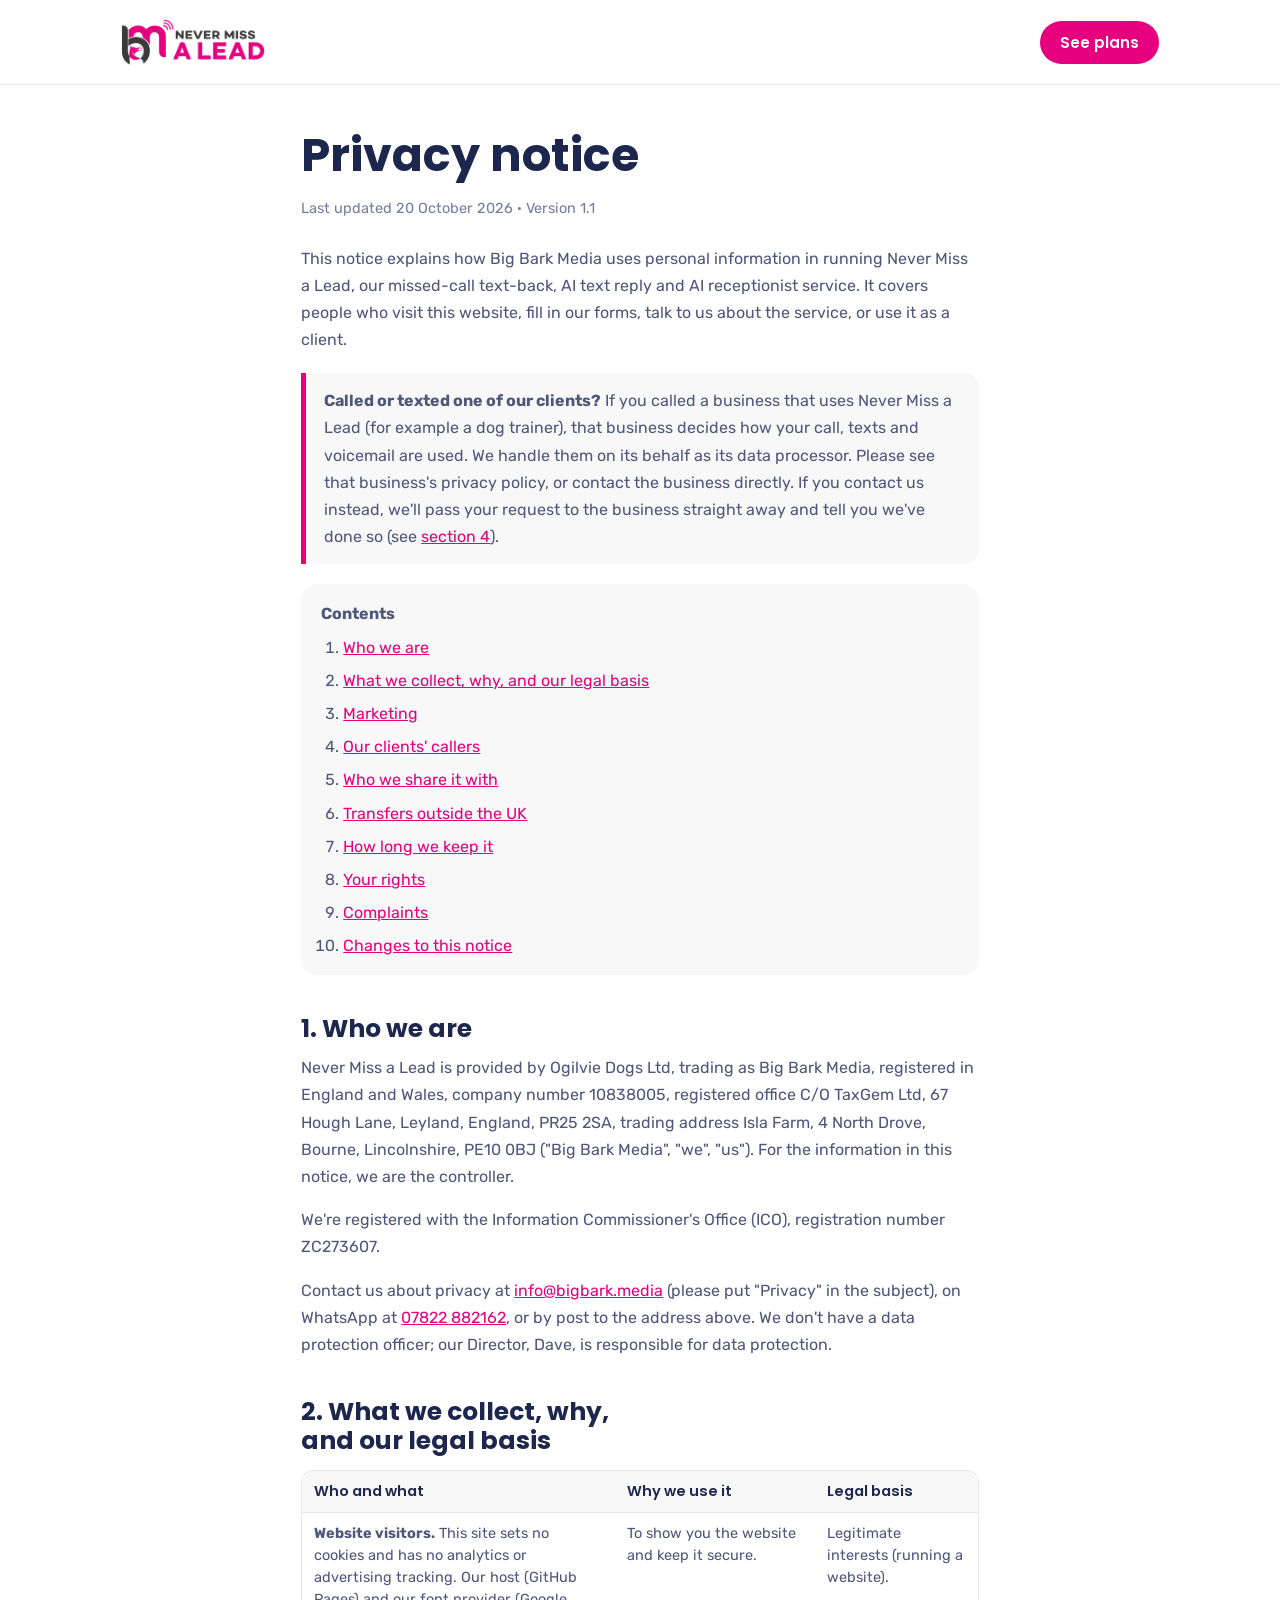
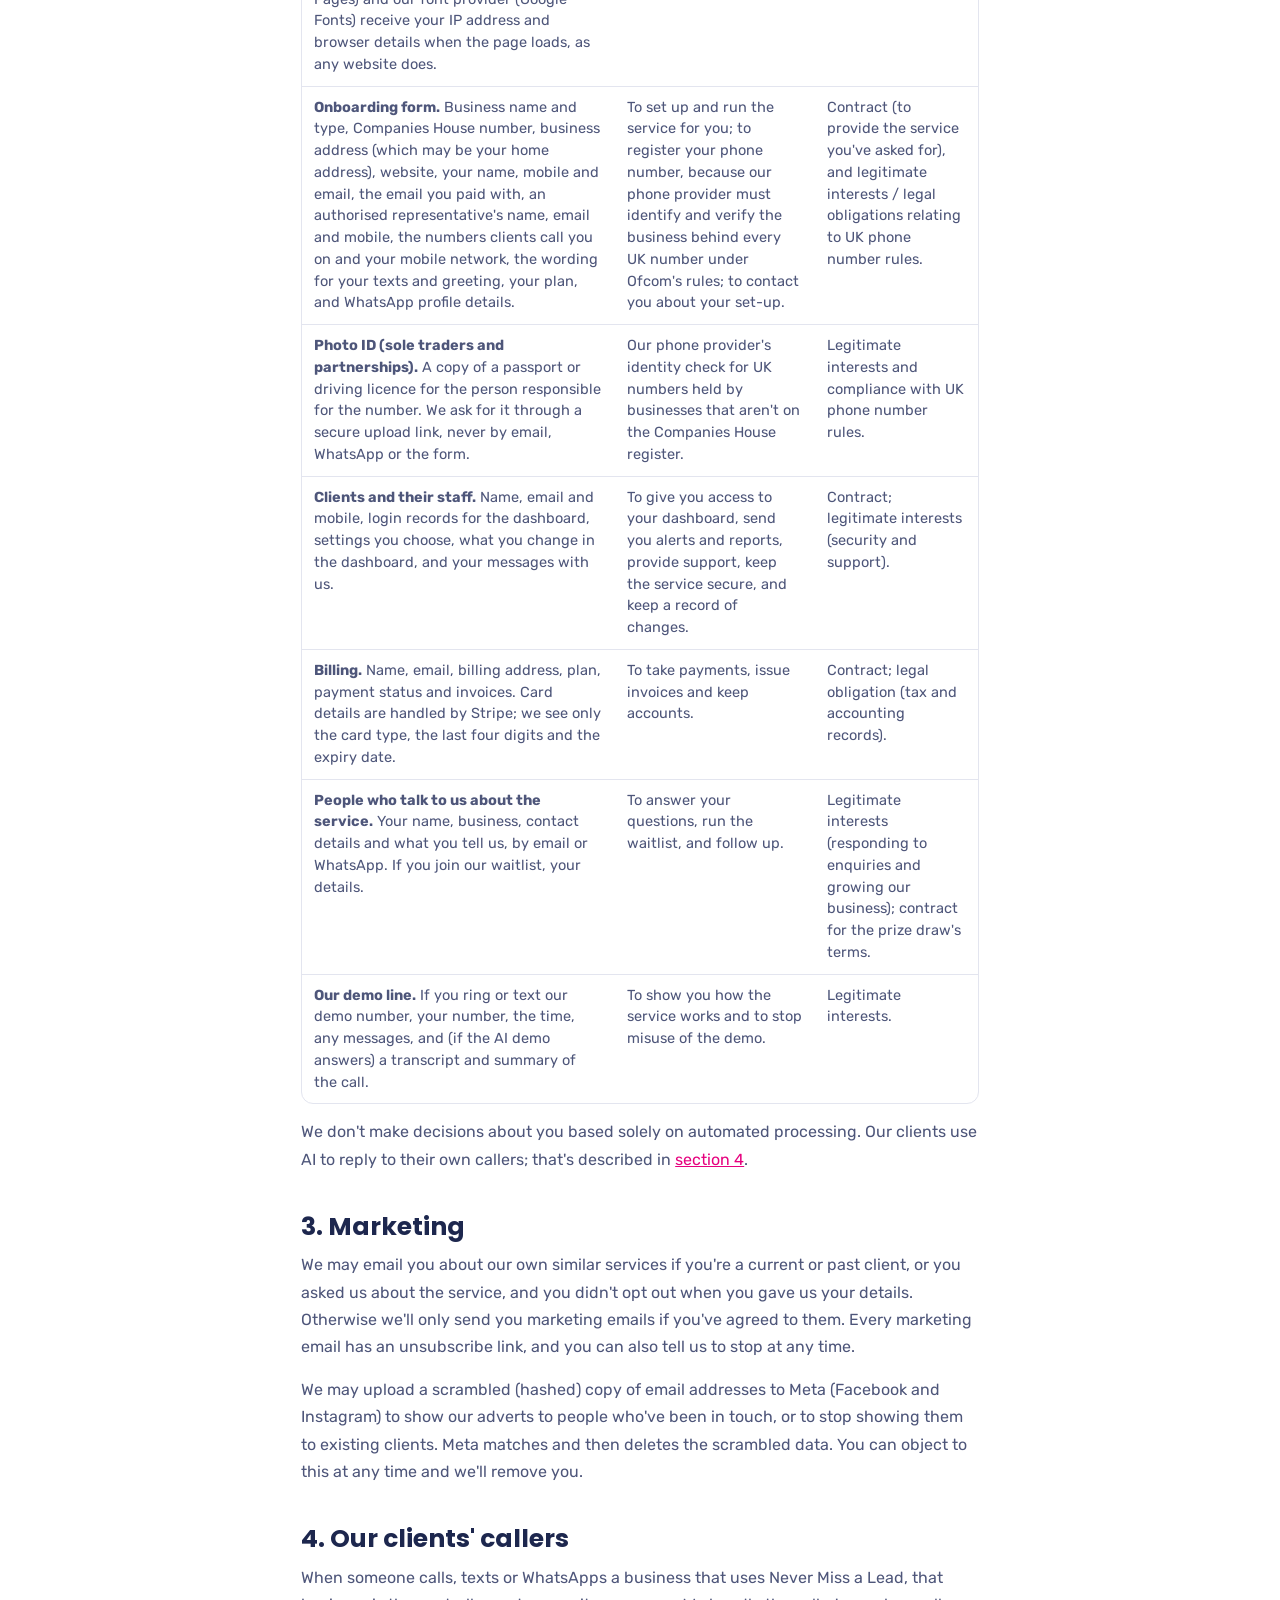
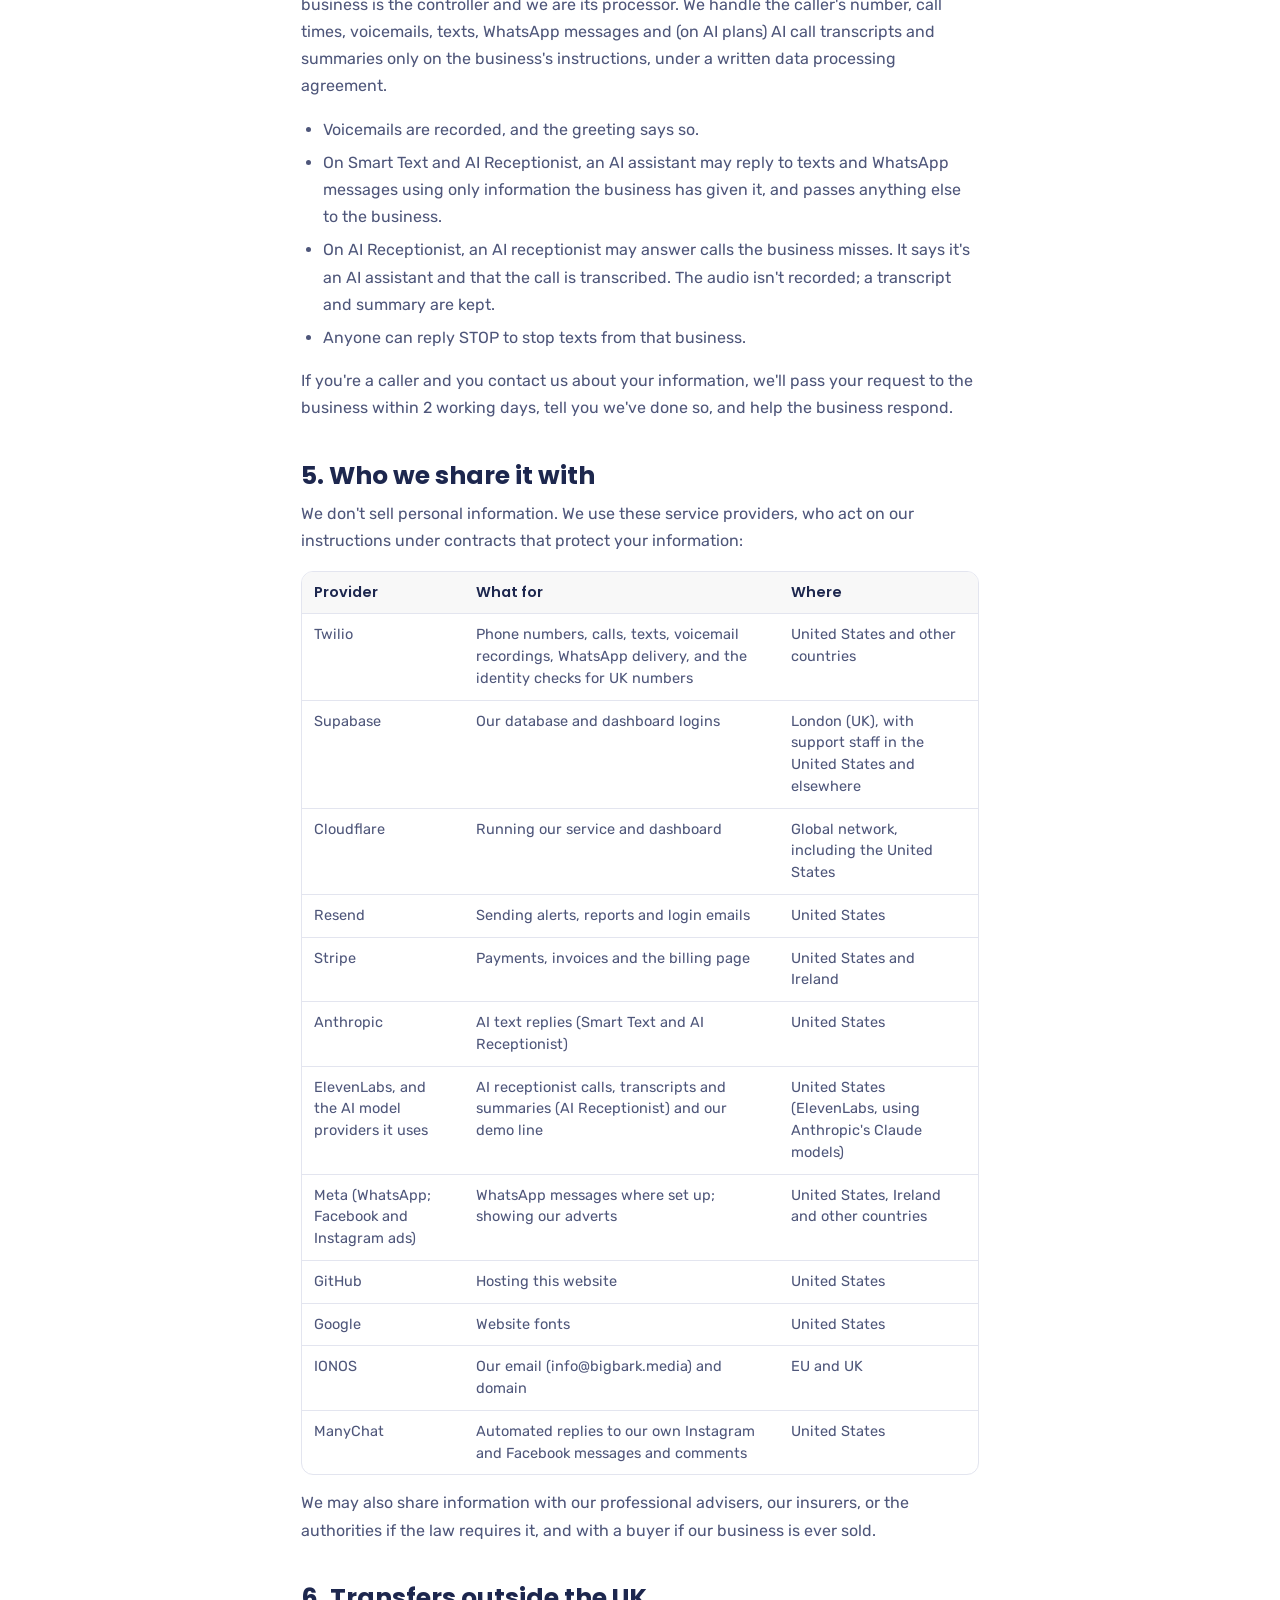
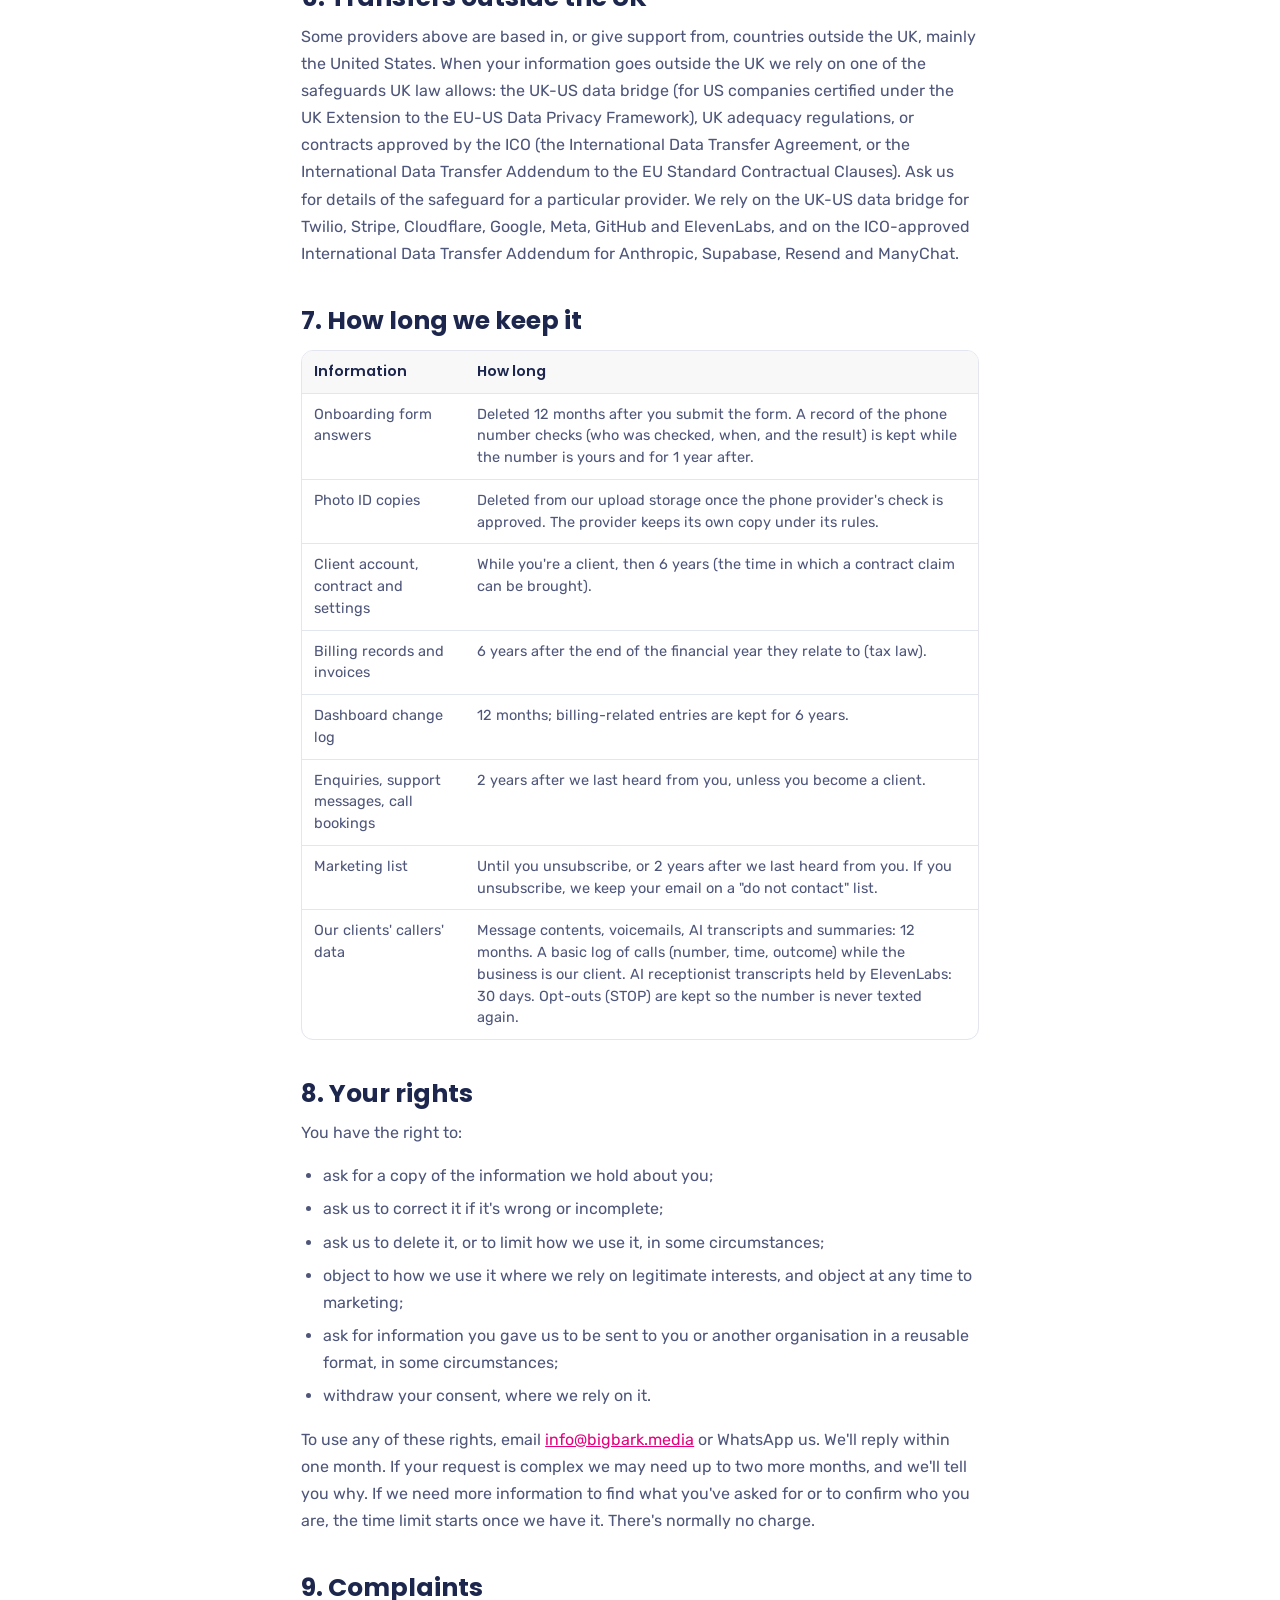
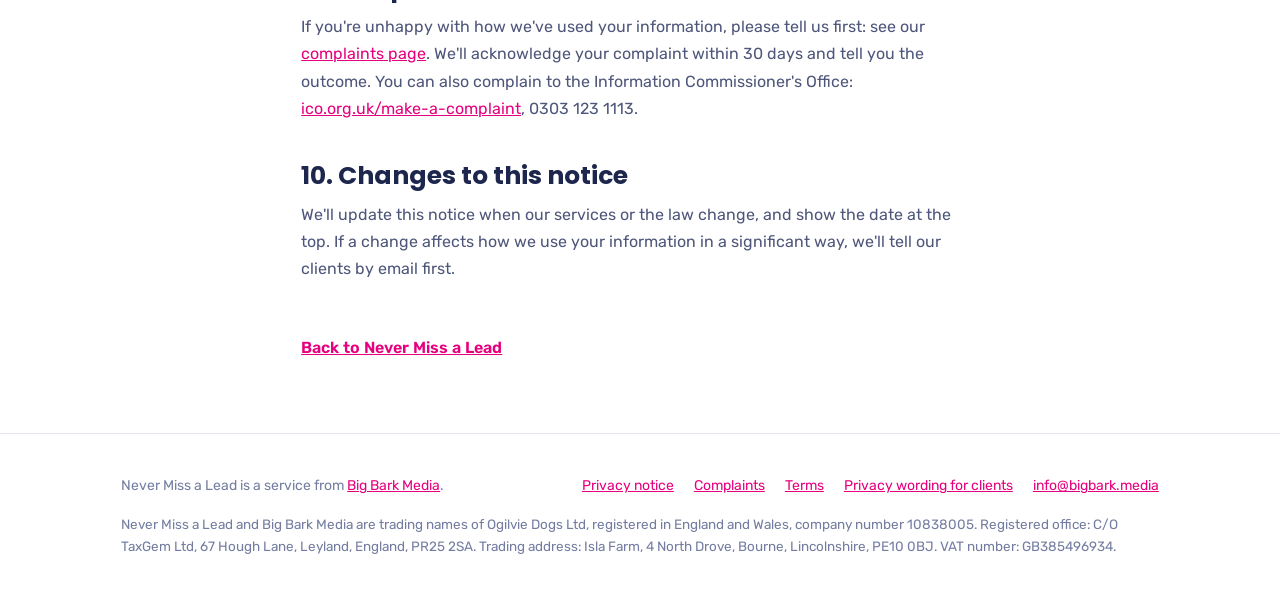
<file: privacy.html>
<!doctype html>
<html lang="en-GB">
<head>
<link rel="icon" href="favicon.ico" sizes="any">
<link rel="icon" type="image/png" sizes="32x32" href="assets/favicon-32.png">
<link rel="icon" type="image/png" sizes="192x192" href="assets/favicon-192.png">
<link rel="apple-touch-icon" href="assets/apple-touch-icon.png">
<meta charset="utf-8">
<meta name="viewport" content="width=device-width, initial-scale=1">
<title>Privacy notice | Never Miss a Lead by Big Bark Media</title>
<meta name="description" content="How Big Bark Media collects and uses personal information for Never Miss a Lead: website visitors, onboarding, prospects and clients.">
<meta name="theme-color" content="#151518">
<link rel="canonical" href="https://nevermiss.bigbark.media/privacy.html">
<link rel="preconnect" href="https://fonts.googleapis.com">
<link rel="preconnect" href="https://fonts.gstatic.com" crossorigin>
<link href="https://fonts.googleapis.com/css2?family=Poppins:wght@500;600;700&family=Rubik:wght@400;500&display=swap" rel="stylesheet">
<link rel="stylesheet" href="assets/bigbark.css">
</head>
<body>
<!--
  DRAFT privacy notice for Big Bark Media as a controller. Written by an AI assistant from the product facts
  (facts/product-facts.md) and the legal audit (notes/audit/legal-and-operations.md H7). Not legal advice:
  have it checked with the agreements (legal/solicitor-brief.md). Fill every highlighted placeholder before publishing.
-->
<a class="skip" href="#main">Skip to content</a>
<header class="top">
  <div class="wrap">
    <a class="brand" href="./" aria-label="Never Miss a Lead home"><img src="assets/nevermiss-logo.png" alt="Never Miss a Lead by Big Bark Media" width="144" height="46"></a>
    <nav aria-label="Main"><a class="nav-cta" href="./#pricing">See plans</a></nav>
  </div>
</header>

<main id="main" class="doc">
  <div class="wrap">
    <h1>Privacy notice</h1>
    <p class="updated">Last updated 20 October 2026 · Version 1.1</p>

    <p>This notice explains how Big Bark Media uses personal information in running Never Miss a Lead, our missed-call text-back, AI text reply and AI receptionist service. It covers people who visit this website, fill in our forms, talk to us about the service, or use it as a client.</p>

    <div class="note">
      <p><strong>Called or texted one of our clients?</strong> If you called a business that uses Never Miss a Lead (for example a dog trainer), that business decides how your call, texts and voicemail are used. We handle them on its behalf as its data processor. Please see that business's privacy policy, or contact the business directly. If you contact us instead, we'll pass your request to the business straight away and tell you we've done so (see <a href="#callers">section 4</a>).</p>
    </div>

    <nav class="toc" aria-label="Contents">
      <strong>Contents</strong>
      <ol>
        <li><a href="#who">Who we are</a></li>
        <li><a href="#what">What we collect, why, and our legal basis</a></li>
        <li><a href="#marketing">Marketing</a></li>
        <li><a href="#callers">Our clients' callers</a></li>
        <li><a href="#share">Who we share it with</a></li>
        <li><a href="#transfers">Transfers outside the UK</a></li>
        <li><a href="#keep">How long we keep it</a></li>
        <li><a href="#rights">Your rights</a></li>
        <li><a href="#complain">Complaints</a></li>
        <li><a href="#changes">Changes to this notice</a></li>
      </ol>
    </nav>

    <h2 id="who">1. Who we are</h2>
    <p>Never Miss a Lead is provided by Ogilvie Dogs Ltd, trading as Big Bark Media, registered in England and Wales, company number 10838005, registered office C/O TaxGem Ltd, 67 Hough Lane, Leyland, England, PR25 2SA, trading address Isla Farm, 4 North Drove, Bourne, Lincolnshire, PE10 0BJ ("Big Bark Media", "we", "us"). For the information in this notice, we are the controller.</p>
    <p>We're registered with the Information Commissioner's Office (ICO), registration number ZC273607.</p>
    <p>Contact us about privacy at <a href="mailto:info@bigbark.media?subject=Privacy">info@bigbark.media</a> (please put "Privacy" in the subject), on WhatsApp at <a href="https://wa.me/447822882162">07822 882162</a>, or by post to the address above. We don't have a data protection officer; our Director, Dave, is responsible for data protection.</p>

    <h2 id="what">2. What we collect, why, and our legal basis</h2>
    <div class="table-scroll">
      <table>
        <thead><tr><th scope="col">Who and what</th><th scope="col">Why we use it</th><th scope="col">Legal basis</th></tr></thead>
        <tbody>
          <tr><td data-label="Who and what"><strong>Website visitors.</strong> This site sets no cookies and has no analytics or advertising tracking. Our host (GitHub Pages) and our font provider (Google Fonts) receive your IP address and browser details when the page loads, as any website does.</td><td data-label="Why we use it">To show you the website and keep it secure.</td><td data-label="Legal basis">Legitimate interests (running a website).</td></tr>
          <tr><td data-label="Who and what"><strong>Onboarding form.</strong> Business name and type, Companies House number, business address (which may be your home address), website, your name, mobile and email, the email you paid with, an authorised representative's name, email and mobile, the numbers clients call you on and your mobile network, the wording for your texts and greeting, your plan, and WhatsApp profile details.</td><td data-label="Why we use it">To set up and run the service for you; to register your phone number, because our phone provider must identify and verify the business behind every UK number under Ofcom's rules; to contact you about your set-up.</td><td data-label="Legal basis">Contract (to provide the service you've asked for), and legitimate interests / legal obligations relating to UK phone number rules.</td></tr>
          <tr><td data-label="Who and what"><strong>Photo ID (sole traders and partnerships).</strong> A copy of a passport or driving licence for the person responsible for the number. We ask for it through a secure upload link, never by email, WhatsApp or the form.</td><td data-label="Why we use it">Our phone provider's identity check for UK numbers held by businesses that aren't on the Companies House register.</td><td data-label="Legal basis">Legitimate interests and compliance with UK phone number rules.</td></tr>
          <tr><td data-label="Who and what"><strong>Clients and their staff.</strong> Name, email and mobile, login records for the dashboard, settings you choose, what you change in the dashboard, and your messages with us.</td><td data-label="Why we use it">To give you access to your dashboard, send you alerts and reports, provide support, keep the service secure, and keep a record of changes.</td><td data-label="Legal basis">Contract; legitimate interests (security and support).</td></tr>
          <tr><td data-label="Who and what"><strong>Billing.</strong> Name, email, billing address, plan, payment status and invoices. Card details are handled by Stripe; we see only the card type, the last four digits and the expiry date.</td><td data-label="Why we use it">To take payments, issue invoices and keep accounts.</td><td data-label="Legal basis">Contract; legal obligation (tax and accounting records).</td></tr>
          <tr><td data-label="Who and what"><strong>People who talk to us about the service.</strong> Your name, business, contact details and what you tell us, by email or WhatsApp. If you join our waitlist, your details.</td><td data-label="Why we use it">To answer your questions, run the waitlist, and follow up.</td><td data-label="Legal basis">Legitimate interests (responding to enquiries and growing our business); contract for the prize draw's terms.</td></tr>
          <tr><td data-label="Who and what"><strong>Our demo line.</strong> If you ring or text our demo number, your number, the time, any messages, and (if the AI demo answers) a transcript and summary of the call.</td><td data-label="Why we use it">To show you how the service works and to stop misuse of the demo.</td><td data-label="Legal basis">Legitimate interests.</td></tr>
        </tbody>
      </table>
    </div>
    <p>We don't make decisions about you based solely on automated processing. Our clients use AI to reply to their own callers; that's described in <a href="#callers">section 4</a>.</p>

    <h2 id="marketing">3. Marketing</h2>
    <p>We may email you about our own similar services if you're a current or past client, or you asked us about the service, and you didn't opt out when you gave us your details. Otherwise we'll only send you marketing emails if you've agreed to them. Every marketing email has an unsubscribe link, and you can also tell us to stop at any time.</p>
    <p>We may upload a scrambled (hashed) copy of email addresses to Meta (Facebook and Instagram) to show our adverts to people who've been in touch, or to stop showing them to existing clients. Meta matches and then deletes the scrambled data. You can object to this at any time and we'll remove you.</p>

    <h2 id="callers">4. Our clients' callers</h2>
    <p>When someone calls, texts or WhatsApps a business that uses Never Miss a Lead, that business is the controller and we are its processor. We handle the caller's number, call times, voicemails, texts, WhatsApp messages and (on AI plans) AI call transcripts and summaries only on the business's instructions, under a written data processing agreement.</p>
    <ul>
      <li>Voicemails are recorded, and the greeting says so.</li>
      <li>On Smart Text and AI Receptionist, an AI assistant may reply to texts and WhatsApp messages using only information the business has given it, and passes anything else to the business.</li>
      <li>On AI Receptionist, an AI receptionist may answer calls the business misses. It says it's an AI assistant and that the call is transcribed. The audio isn't recorded; a transcript and summary are kept.</li>
      <li>Anyone can reply STOP to stop texts from that business.</li>
    </ul>
    <p>If you're a caller and you contact us about your information, we'll pass your request to the business within 2 working days, tell you we've done so, and help the business respond.</p>

    <h2 id="share">5. Who we share it with</h2>
    <p>We don't sell personal information. We use these service providers, who act on our instructions under contracts that protect your information:</p>
    <div class="table-scroll">
      <table>
        <thead><tr><th scope="col">Provider</th><th scope="col">What for</th><th scope="col">Where</th></tr></thead>
        <tbody>
          <tr><td data-label="Provider">Twilio</td><td data-label="What for">Phone numbers, calls, texts, voicemail recordings, WhatsApp delivery, and the identity checks for UK numbers</td><td data-label="Where">United States and other countries</td></tr>
          <tr><td data-label="Provider">Supabase</td><td data-label="What for">Our database and dashboard logins</td><td data-label="Where">London (UK), with support staff in the United States and elsewhere</td></tr>
          <tr><td data-label="Provider">Cloudflare</td><td data-label="What for">Running our service and dashboard</td><td data-label="Where">Global network, including the United States</td></tr>
          <tr><td data-label="Provider">Resend</td><td data-label="What for">Sending alerts, reports and login emails</td><td data-label="Where">United States</td></tr>
          <tr><td data-label="Provider">Stripe</td><td data-label="What for">Payments, invoices and the billing page</td><td data-label="Where">United States and Ireland</td></tr>
          <tr><td data-label="Provider">Anthropic</td><td data-label="What for">AI text replies (Smart Text and AI Receptionist)</td><td data-label="Where">United States</td></tr>
          <tr><td data-label="Provider">ElevenLabs, and the AI model providers it uses</td><td data-label="What for">AI receptionist calls, transcripts and summaries (AI Receptionist) and our demo line</td><td data-label="Where">United States (ElevenLabs, using Anthropic's Claude models)</td></tr>
          <tr><td data-label="Provider">Meta (WhatsApp; Facebook and Instagram ads)</td><td data-label="What for">WhatsApp messages where set up; showing our adverts</td><td data-label="Where">United States, Ireland and other countries</td></tr>
          <tr><td data-label="Provider">GitHub</td><td data-label="What for">Hosting this website</td><td data-label="Where">United States</td></tr>
          <tr><td data-label="Provider">Google</td><td data-label="What for">Website fonts</td><td data-label="Where">United States</td></tr>
          <tr><td data-label="Provider">IONOS</td><td data-label="What for">Our email (info@bigbark.media) and domain</td><td data-label="Where">EU and UK</td></tr>
          <tr><td data-label="Provider">ManyChat</td><td data-label="What for">Automated replies to our own Instagram and Facebook messages and comments</td><td data-label="Where">United States</td></tr>
        </tbody>
      </table>
    </div>
    <p>We may also share information with our professional advisers, our insurers, or the authorities if the law requires it, and with a buyer if our business is ever sold.</p>

    <h2 id="transfers">6. Transfers outside the UK</h2>
    <p>Some providers above are based in, or give support from, countries outside the UK, mainly the United States. When your information goes outside the UK we rely on one of the safeguards UK law allows: the UK-US data bridge (for US companies certified under the UK Extension to the EU-US Data Privacy Framework), UK adequacy regulations, or contracts approved by the ICO (the International Data Transfer Agreement, or the International Data Transfer Addendum to the EU Standard Contractual Clauses). Ask us for details of the safeguard for a particular provider. We rely on the UK-US data bridge for Twilio, Stripe, Cloudflare, Google, Meta, GitHub and ElevenLabs, and on the ICO-approved International Data Transfer Addendum for Anthropic, Supabase, Resend and ManyChat.</p>

    <h2 id="keep">7. How long we keep it</h2>
    <div class="table-scroll">
      <table>
        <thead><tr><th scope="col">Information</th><th scope="col">How long</th></tr></thead>
        <tbody>
          <tr><td data-label="Information">Onboarding form answers</td><td data-label="How long">Deleted 12 months after you submit the form. A record of the phone number checks (who was checked, when, and the result) is kept while the number is yours and for 1 year after.</td></tr>
          <tr><td data-label="Information">Photo ID copies</td><td data-label="How long">Deleted from our upload storage once the phone provider's check is approved. The provider keeps its own copy under its rules.</td></tr>
          <tr><td data-label="Information">Client account, contract and settings</td><td data-label="How long">While you're a client, then 6 years (the time in which a contract claim can be brought).</td></tr>
          <tr><td data-label="Information">Billing records and invoices</td><td data-label="How long">6 years after the end of the financial year they relate to (tax law).</td></tr>
          <tr><td data-label="Information">Dashboard change log</td><td data-label="How long">12 months; billing-related entries are kept for 6 years.</td></tr>
          <tr><td data-label="Information">Enquiries, support messages, call bookings</td><td data-label="How long">2 years after we last heard from you, unless you become a client.</td></tr>
          <tr><td data-label="Information">Marketing list</td><td data-label="How long">Until you unsubscribe, or 2 years after we last heard from you. If you unsubscribe, we keep your email on a "do not contact" list.</td></tr>
          <tr><td data-label="Information">Our clients' callers' data</td><td data-label="How long">Message contents, voicemails, AI transcripts and summaries: 12 months. A basic log of calls (number, time, outcome) while the business is our client. AI receptionist transcripts held by ElevenLabs: 30 days. Opt-outs (STOP) are kept so the number is never texted again.</td></tr>
        </tbody>
      </table>
    </div>

    <h2 id="rights">8. Your rights</h2>
    <p>You have the right to:</p>
    <ul>
      <li>ask for a copy of the information we hold about you;</li>
      <li>ask us to correct it if it's wrong or incomplete;</li>
      <li>ask us to delete it, or to limit how we use it, in some circumstances;</li>
      <li>object to how we use it where we rely on legitimate interests, and object at any time to marketing;</li>
      <li>ask for information you gave us to be sent to you or another organisation in a reusable format, in some circumstances;</li>
      <li>withdraw your consent, where we rely on it.</li>
    </ul>
    <p>To use any of these rights, email <a href="mailto:info@bigbark.media?subject=Data%20request">info@bigbark.media</a> or WhatsApp us. We'll reply within one month. If your request is complex we may need up to two more months, and we'll tell you why. If we need more information to find what you've asked for or to confirm who you are, the time limit starts once we have it. There's normally no charge.</p>

    <h2 id="complain">9. Complaints</h2>
    <p>If you're unhappy with how we've used your information, please tell us first: see our <a href="complaints.html">complaints page</a>. We'll acknowledge your complaint within 30 days and tell you the outcome. You can also complain to the Information Commissioner's Office: <a href="https://ico.org.uk/make-a-complaint/">ico.org.uk/make-a-complaint</a>, 0303 123 1113.</p>

    <h2 id="changes">10. Changes to this notice</h2>
    <p>We'll update this notice when our services or the law change, and show the date at the top. If a change affects how we use your information in a significant way, we'll tell our clients by email first.</p>

    <a class="back" href="./">Back to Never Miss a Lead</a>
  </div>
</main>

<footer>
  <div class="wrap">
    <div class="row">
      <span>Never Miss a Lead is a service from <a href="https://bigbark.media">Big Bark Media</a>.</span>
      <span class="links"><a href="privacy.html">Privacy notice</a><a href="complaints.html">Complaints</a><a href="terms.html">Terms</a><a href="privacy-snippet.html">Privacy wording for clients</a><a href="mailto:info@bigbark.media">info@bigbark.media</a></span>
    </div>
    <p class="legal">Never Miss a Lead and Big Bark Media are trading names of Ogilvie Dogs Ltd, registered in England and Wales, company number 10838005. Registered office: C/O TaxGem Ltd, 67 Hough Lane, Leyland, England, PR25 2SA. Trading address: Isla Farm, 4 North Drove, Bourne, Lincolnshire, PE10 0BJ. VAT number: GB385496934.</p>
  </div>
</footer>
</body>
</html>
</file>
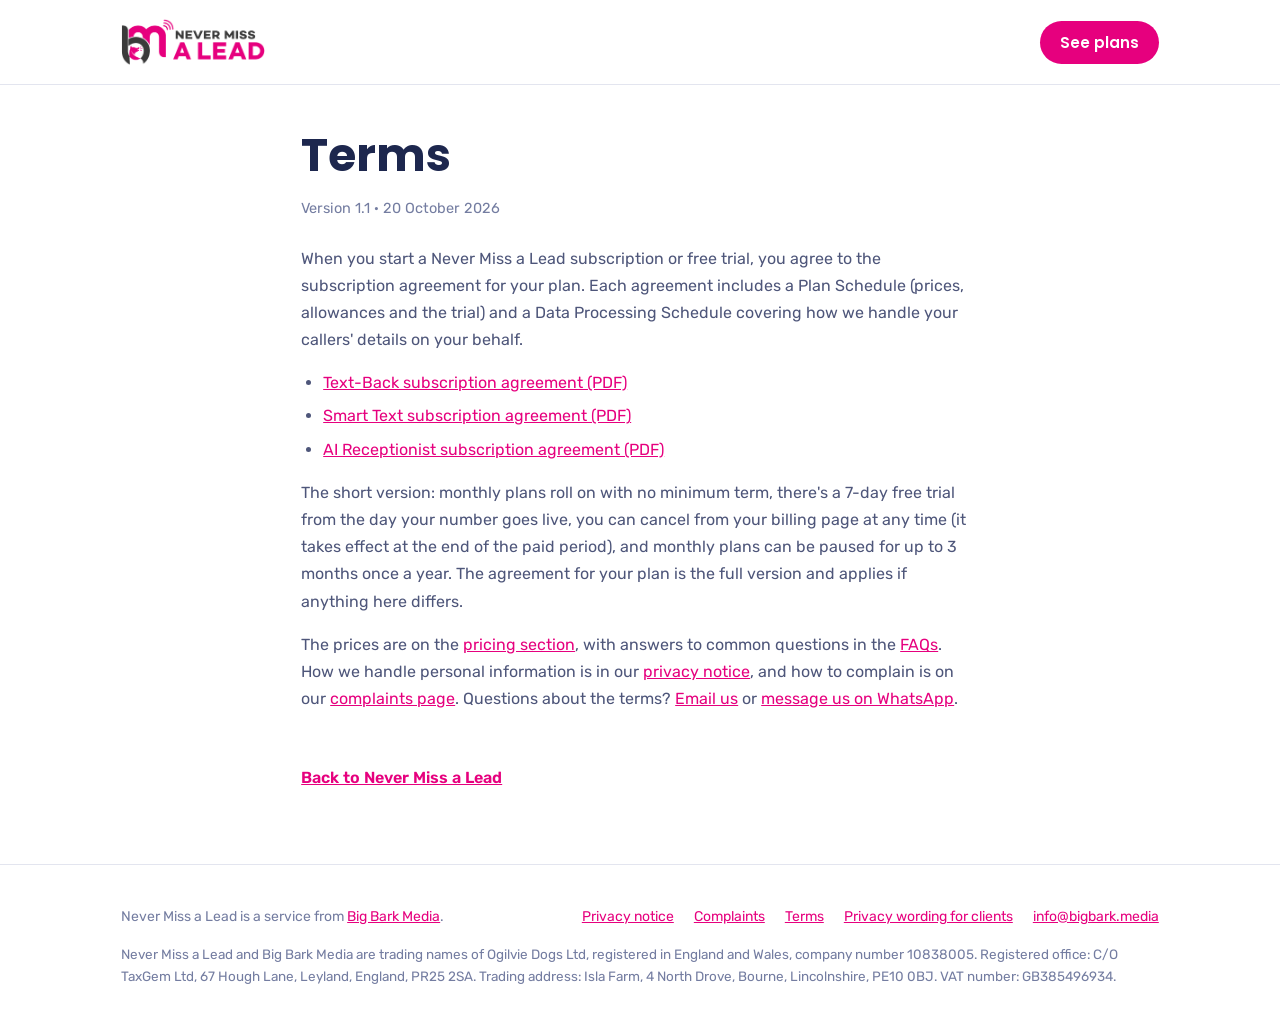
<file: terms.html>
<!doctype html>
<html lang="en-GB">
<head>
<link rel="icon" href="favicon.ico" sizes="any">
<link rel="icon" type="image/png" sizes="32x32" href="assets/favicon-32.png">
<link rel="icon" type="image/png" sizes="192x192" href="assets/favicon-192.png">
<link rel="apple-touch-icon" href="assets/apple-touch-icon.png">
<meta charset="utf-8">
<meta name="viewport" content="width=device-width, initial-scale=1">
<title>Terms | Never Miss a Lead by Big Bark Media</title>
<meta name="description" content="The Never Miss a Lead subscription agreements for Text-Back, Smart Text and AI Receptionist.">
<meta name="robots" content="noindex">
<meta name="theme-color" content="#151518">
<link rel="preconnect" href="https://fonts.googleapis.com">
<link rel="preconnect" href="https://fonts.gstatic.com" crossorigin>
<link href="https://fonts.googleapis.com/css2?family=Poppins:wght@500;600;700&family=Rubik:wght@400;500&display=swap" rel="stylesheet">
<link rel="stylesheet" href="assets/bigbark.css">
</head>
<body>
<a class="skip" href="#main">Skip to content</a>
<header class="top">
  <div class="wrap">
    <a class="brand" href="./" aria-label="Never Miss a Lead home"><img src="assets/nevermiss-logo.png" alt="Never Miss a Lead by Big Bark Media" width="144" height="46"></a>
    <nav aria-label="Main"><a class="nav-cta" href="./#pricing">See plans</a></nav>
  </div>
</header>

<main id="main" class="doc">
  <div class="wrap">
    <h1>Terms</h1>
    <p class="updated">Version 1.1 · 20 October 2026</p>
    <p>When you start a Never Miss a Lead subscription or free trial, you agree to the subscription agreement for your plan. Each agreement includes a Plan Schedule (prices, allowances and the trial) and a Data Processing Schedule covering how we handle your callers' details on your behalf.</p>
    <ul>
      <li><a href="client-pack/never-miss-a-lead-text-back-agreement.pdf">Text-Back subscription agreement (PDF)</a></li>
      <li><a href="client-pack/never-miss-a-lead-smart-text-agreement.pdf">Smart Text subscription agreement (PDF)</a></li>
      <li><a href="client-pack/never-miss-a-lead-ai-receptionist-agreement.pdf">AI Receptionist subscription agreement (PDF)</a></li>
    </ul>
    <p>The short version: monthly plans roll on with no minimum term, there's a 7-day free trial from the day your number goes live, you can cancel from your billing page at any time (it takes effect at the end of the paid period), and monthly plans can be paused for up to 3 months once a year. The agreement for your plan is the full version and applies if anything here differs.</p>
    <p>The prices are on the <a href="./#pricing">pricing section</a>, with answers to common questions in the <a href="./#faq">FAQs</a>. How we handle personal information is in our <a href="privacy.html">privacy notice</a>, and how to complain is on our <a href="complaints.html">complaints page</a>. Questions about the terms? <a href="mailto:info@bigbark.media?subject=Never%20Miss%20a%20Lead%20terms">Email us</a> or <a href="https://wa.me/447822882162">message us on WhatsApp</a>.</p>
    <a class="back" href="./">Back to Never Miss a Lead</a>
  </div>
</main>

<footer>
  <div class="wrap">
    <div class="row">
      <span>Never Miss a Lead is a service from <a href="https://bigbark.media">Big Bark Media</a>.</span>
      <span class="links"><a href="privacy.html">Privacy notice</a><a href="complaints.html">Complaints</a><a href="terms.html">Terms</a><a href="privacy-snippet.html">Privacy wording for clients</a><a href="mailto:info@bigbark.media">info@bigbark.media</a></span>
    </div>
    <p class="legal">Never Miss a Lead and Big Bark Media are trading names of Ogilvie Dogs Ltd, registered in England and Wales, company number 10838005. Registered office: C/O TaxGem Ltd, 67 Hough Lane, Leyland, England, PR25 2SA. Trading address: Isla Farm, 4 North Drove, Bourne, Lincolnshire, PE10 0BJ. VAT number: GB385496934.</p>
  </div>
</footer>
</body>
</html>
</file>
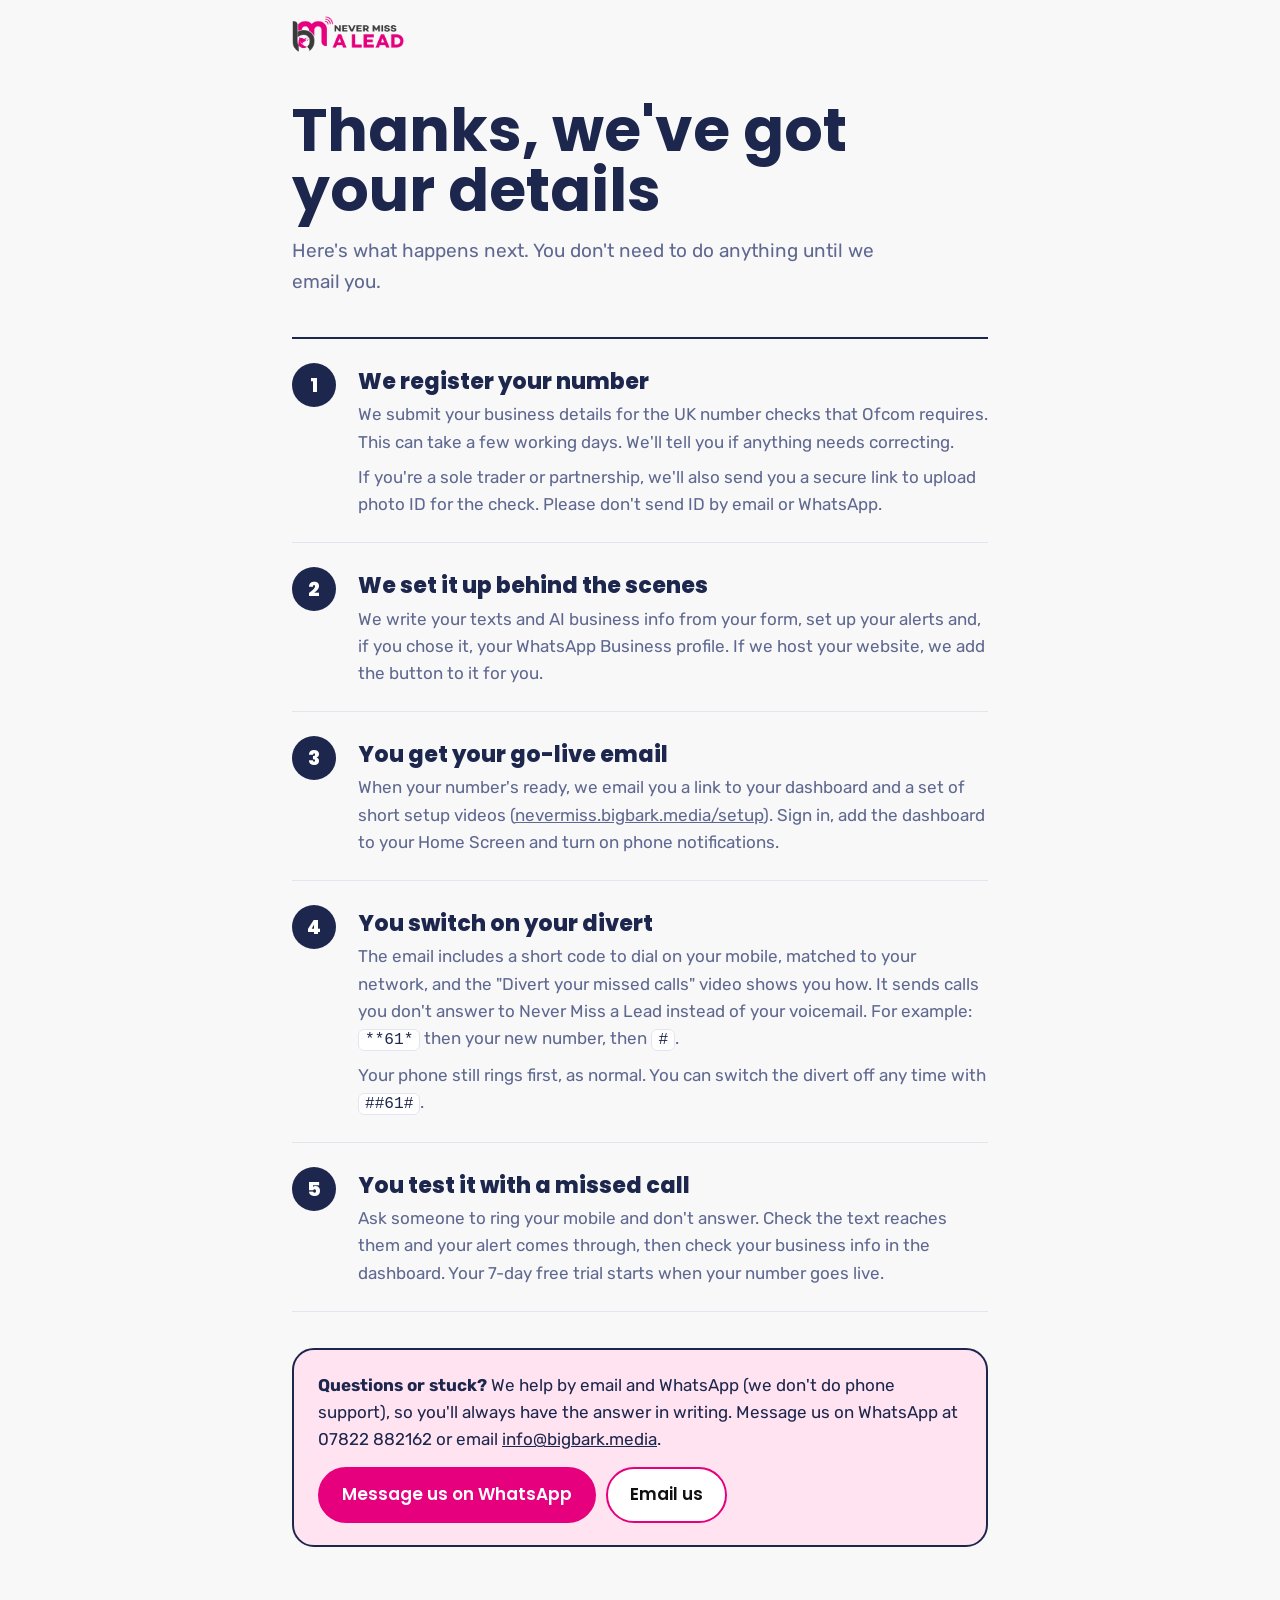
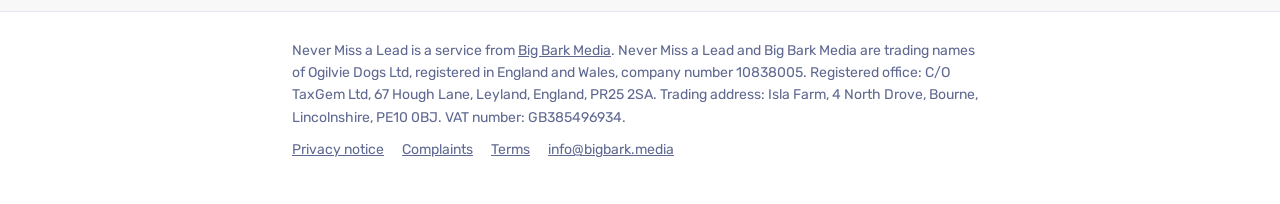
<file: thanks.html>
<!doctype html>
<html lang="en-GB">
<head>
<link rel="icon" href="favicon.ico" sizes="any">
<link rel="icon" type="image/png" sizes="32x32" href="assets/favicon-32.png">
<link rel="icon" type="image/png" sizes="192x192" href="assets/favicon-192.png">
<link rel="apple-touch-icon" href="assets/apple-touch-icon.png">
<meta charset="utf-8">
<meta name="viewport" content="width=device-width, initial-scale=1">
<title>Thanks, we've got your details | Never Miss a Lead</title>
<meta name="description" content="What happens next with your Never Miss a Lead set-up.">
<meta name="robots" content="noindex">
<meta name="theme-color" content="#151518">
<link rel="preconnect" href="https://fonts.googleapis.com">
<link rel="preconnect" href="https://fonts.gstatic.com" crossorigin>
<link href="https://fonts.googleapis.com/css2?family=Poppins:wght@500;600;700&family=Rubik:wght@400;500&display=swap" rel="stylesheet">
<script src="config.js"></script>
<style>
:root{--ink:#1D274E;--paper:#F8F8F8;--white:#fff;--hivis:#FFE3F1;--grass:#E6007E;--line:#E3E5EF;--muted:#5F6890;
--display:"Poppins","Segoe UI",system-ui,sans-serif;--body:"Rubik",system-ui,-apple-system,"Segoe UI",sans-serif}
*{box-sizing:border-box}
body{margin:0;background:var(--paper);color:var(--ink);font:400 17px/1.6 var(--body)}
a{color:inherit}
:focus-visible{outline:3px solid var(--ink);outline-offset:2px}
.wrap{max-width:760px;margin:0 auto;padding:0 clamp(16px,4vw,32px)}
.top{padding:16px 0}.top img{height:36px;width:auto}
h1{font:800 clamp(36px,7vw,60px)/1 var(--display);letter-spacing:-.03em;margin:24px 0 16px}
.lede{font-size:19px;color:var(--muted);margin:0 0 40px;max-width:52ch}
ol{list-style:none;margin:0;padding:0;counter-reset:s;border-top:2px solid var(--ink)}
li{counter-increment:s;display:grid;grid-template-columns:48px 1fr;gap:18px;padding:24px 0;border-bottom:1px solid var(--line)}
li::before{content:counter(s);display:grid;place-items:center;width:44px;height:44px;border-radius:50%;background:var(--ink);color:#fff;font:800 20px var(--display)}
h2{font:800 22px/1.2 var(--display);margin:6px 0 6px;letter-spacing:-.01em}
li p{margin:0;color:var(--muted)}
li p+p{margin-top:8px}
code{background:var(--white);border:1px solid var(--line);border-radius:6px;padding:1px 6px;font-size:.95em;color:var(--ink)}
.box{margin:36px 0 64px;background:var(--hivis);border:2px solid var(--ink);border-radius:22px;padding:22px 24px}
.box p{margin:0 0 14px}
.btns{display:flex;flex-wrap:wrap;gap:10px}
.btn{display:inline-flex;align-items:center;min-height:48px;padding:12px 22px;border-radius:999px;border:2px solid var(--ink);font-weight:700;text-decoration:none;background:var(--white)}
.btn.dark{background:var(--ink);color:#fff}
.site-foot{border-top:1px solid var(--line);background:var(--white);padding:28px 0 36px;font-size:14px;color:var(--muted)}
.site-foot p{margin:0 0 10px}
.site-foot .links{display:flex;flex-wrap:wrap;gap:6px 18px}
mark.ph{background:#FFF3BF;color:var(--ink);padding:0 4px;border-radius:4px}

/* Big Bark Media skin (matches bigbark.media) */
h1,h2,h3,summary,legend{font-family:"Poppins","Segoe UI",system-ui,sans-serif!important;letter-spacing:0!important;color:#1D274E}
h1{font-weight:700!important}
.btn{font-family:"Poppins","Segoe UI",system-ui,sans-serif!important;font-weight:600!important;border-radius:30px!important;border-color:#E6007E!important;color:#111}
.btn-go,.btn.dark{background:#E6007E!important;color:#fff!important;border-color:#E6007E!important;box-shadow:none!important}
.btn-go:hover,.btn.dark:hover{background:#B8006A!important;border-color:#B8006A!important}
input:focus,select:focus,textarea:focus{border-color:#E6007E!important;outline-color:#E6007E}
:focus-visible{outline-color:#E6007E!important}
</style>
</head>
<body>
<div class="wrap">
  <header class="top"><a href="index.html"><img src="assets/nevermiss-logo.png" alt="Never Miss a Lead by Big Bark Media" width="125" height="40"></a></header>
  <main>
    <h1>Thanks, we've got your details</h1>
    <p class="lede">Here's what happens next. You don't need to do anything until we email you.</p>
    <ol>
      <li><div>
        <h2>We register your number</h2>
        <p>We submit your business details for the UK number checks that Ofcom requires. This can take a few working days. We'll tell you if anything needs correcting.</p>
        <p>If you're a sole trader or partnership, we'll also send you a secure link to upload photo ID for the check. Please don't send ID by email or WhatsApp.</p>
      </div></li>
      <li><div>
        <h2>We set it up behind the scenes</h2>
        <p>We write your texts and AI business info from your form, set up your alerts and, if you chose it, your WhatsApp Business profile. If we host your website, we add the button to it for you.</p>
      </div></li>
      <li><div>
        <h2>You get your go-live email</h2>
        <p>When your number's ready, we email you a link to your dashboard and a set of short setup videos (<a href="https://nevermiss.bigbark.media/setup/">nevermiss.bigbark.media/setup</a>). Sign in, add the dashboard to your Home Screen and turn on phone notifications.</p>
      </div></li>
      <li><div>
        <h2>You switch on your divert</h2>
        <p>The email includes a short code to dial on your mobile, matched to your network, and the "Divert your missed calls" video shows you how. It sends calls you don't answer to Never Miss a Lead instead of your voicemail. For example: <code>**61*</code> then your new number, then <code>#</code>.</p>
        <p>Your phone still rings first, as normal. You can switch the divert off any time with <code>##61#</code>.</p>
      </div></li>
      <li><div>
        <h2>You test it with a missed call</h2>
        <p>Ask someone to ring your mobile and don't answer. Check the text reaches them and your alert comes through, then check your business info in the dashboard. <span id="trial-line">Your 7-day free trial starts when your number goes live.</span></p>
      </div></li>
    </ol>
    <div class="box">
      <p><strong>Questions or stuck?</strong> We help by email and WhatsApp (we don't do phone support), so you'll always have the answer in writing. Message us on WhatsApp at 07822 882162 or email <a href="mailto:info@bigbark.media">info@bigbark.media</a>.</p>
      <div class="btns">
        <a class="btn dark" id="wa" href="https://wa.me/447822882162">Message us on WhatsApp</a>
        <a class="btn" id="email" href="mailto:info@bigbark.media">Email us</a>
      </div>
    </div>
  </main>
</div>
<footer class="site-foot">
  <div class="wrap">
    <p>Never Miss a Lead is a service from <a href="https://bigbark.media">Big Bark Media</a>. Never Miss a Lead and Big Bark Media are trading names of Ogilvie Dogs Ltd, registered in England and Wales, company number 10838005. Registered office: C/O TaxGem Ltd, 67 Hough Lane, Leyland, England, PR25 2SA. Trading address: Isla Farm, 4 North Drove, Bourne, Lincolnshire, PE10 0BJ. VAT number: GB385496934.</p>
    <p class="links"><a href="privacy.html">Privacy notice</a><a href="complaints.html">Complaints</a><a href="terms.html">Terms</a><a href="mailto:info@bigbark.media">info@bigbark.media</a></p>
  </div>
</footer>
<script>
var C = window.NMAL_CONFIG || {};
if (C.whatsappUrl) document.getElementById('wa').href = C.whatsappUrl;
if (C.email) document.getElementById('email').href = 'mailto:' + C.email;
</script>
<script>
// Which checkout they came from (set by the sales or pilot page): pilot and pay-now clients have no free trial.
(function(){ try {
  var k = localStorage.getItem('nmal_checkout'), t = document.getElementById('trial-line');
  if (!t) return;
  if (k === 'pilot') t.textContent = "You're on the pilot price: 50% off your first 3 monthly payments, with no free trial to keep track of.";
  else if (k === 'now') t.textContent = "You've paid for your first month, so there's no trial to keep track of.";
} catch (e) {} })();
</script>
</body>
</html>
</file>
<file: assets/bigbark.css>
/* Never Miss a Lead — Big Bark Media brand skin.
   Tokens taken from bigbark.media's Elementor kit (18 Oct 2026):
   primary #1D274E, magenta #E6007E, text #747DA1, dark #292929, light #F8F8F8,
   Poppins (headings, buttons) + Rubik (body). Dark hero glow borrows BarkBoard's
   near-black #151518 → plum #691342, so the two brands sit together.
   Layout: one dark hero band, light content sections, charcoal bands for demo/final CTA. */
:root{
  --navy:#1D274E; --navy-2:#2B3668;
  --magenta:#E6007E; --magenta-deep:#B8006A; --plum:#691342;
  --charcoal:#292929; --night:#151518;
  --paper:#F8F8F8; --white:#FFFFFF; --line:#E3E5EF;
  --text:#4E567A; --muted:#747DA1; --on-dark:#D4D6E4;
  --whatsapp:#4CC764;
  --display:"Poppins", "Segoe UI", system-ui, -apple-system, sans-serif;
  --body:"Rubik", "Segoe UI", system-ui, -apple-system, sans-serif;
  --wrap:1140px; --gut:max(16px, 4vw);
  --glow:0 0 23px 3px rgba(230,0,126,.35);
  color-scheme:light;
}
*,*::before,*::after{box-sizing:border-box}
html{-webkit-text-size-adjust:100%;scroll-behavior:smooth}
@media (prefers-reduced-motion:reduce){html{scroll-behavior:auto}}
body{margin:0;background:var(--white);color:var(--text);font:400 16px/1.7 var(--body);overflow-x:hidden}
img{max-width:100%;display:block}
a{color:var(--magenta)}
:focus-visible{outline:3px solid var(--magenta);outline-offset:3px;border-radius:6px}
.wrap{max-width:var(--wrap);margin:0 auto;padding-left:max(var(--gut), env(safe-area-inset-left, 0px));padding-right:max(var(--gut), env(safe-area-inset-right, 0px))}
.skip{position:absolute;left:-999px;top:8px;background:var(--magenta);color:var(--white);padding:8px 12px;z-index:30;border-radius:8px}
.skip:focus{left:8px}
h1,h2,h3{font-family:var(--display);color:var(--navy);line-height:1.15;margin:0;text-wrap:balance}
h2{font-size:clamp(28px,4.2vw,42px);font-weight:700;max-width:22ch}
h3{font-size:20px;font-weight:600}
.hl{color:var(--magenta);font-style:normal}
p{margin:0 0 1em}
.lede{font-size:clamp(16px,1.8vw,18px);color:var(--muted);max-width:60ch}

/* eyebrow pill, as on bigbark.media ("● ABOUT US ●") */
.eyebrow{display:inline-flex;align-items:center;gap:10px;padding:7px 16px;border-radius:999px;background:var(--white);box-shadow:0 4px 18px rgba(29,39,78,.10);font:600 12.5px/1 var(--display);letter-spacing:.06em;text-transform:uppercase;color:var(--charcoal);justify-self:start}
.eyebrow::before,.eyebrow::after{content:"";width:7px;height:7px;border-radius:50%;background:var(--magenta)}

/* buttons: magenta pill, Poppins 600 */
.btn{display:inline-flex;align-items:center;justify-content:center;gap:8px;min-height:52px;padding:14px 30px;border-radius:30px;font:600 16px/1.1 var(--display);text-decoration:none;border:2px solid transparent;cursor:pointer;text-align:center;transition:background .2s,box-shadow .2s,transform .2s}
.btn-go{background:var(--magenta);color:var(--white)}
.btn-go:hover{background:var(--magenta-deep)}
.btn-go:active{transform:translateY(1px)}
.btn-ghost{background:var(--white);color:#111;border-color:var(--magenta)}
.btn-ghost:hover{background:#FFF0F7}
.on-ink .btn-go,.hero .btn-go{box-shadow:var(--glow)}
.on-ink .btn-ghost,.hero .btn-ghost{background:transparent;color:var(--white);border-color:rgba(255,255,255,.7)}
.on-ink .btn-ghost:hover,.hero .btn-ghost:hover{background:rgba(255,255,255,.08);border-color:var(--white)}

/* header: white bar with the Big Bark logo */
.top{background:var(--white);border-bottom:1px solid var(--line);position:relative;z-index:5}
.top .wrap{display:flex;align-items:center;justify-content:space-between;gap:16px;min-height:84px}
.brand{display:flex;align-items:center;text-decoration:none}
.brand img{height:46px;width:auto}
.top nav{display:flex;gap:26px;align-items:center;font:600 15px var(--display)}
.top nav a{text-decoration:none;color:#550330}
.top nav a:hover{color:var(--magenta)}
.top nav .nav-cta{background:var(--magenta);color:var(--white);padding:10px 20px;border-radius:30px}
.top nav .nav-cta:hover{background:var(--magenta-deep);color:var(--white)}
@media (max-width:760px){.top nav .hide-sm{display:none}.brand img{height:38px}.top .wrap{min-height:68px}}

/* hero: dark band, magenta glow */
.hero{position:relative;background:
  radial-gradient(60% 70% at 85% 30%, rgba(230,0,126,.38), transparent 70%),
  radial-gradient(50% 60% at 10% 100%, rgba(105,19,66,.55), transparent 70%),
  var(--night);
  color:var(--white);padding:64px 0 80px;overflow:hidden}
.hero .wrap{display:grid;grid-template-columns:1.12fr .88fr;gap:56px;align-items:center}
.hero h1{color:var(--white);font-size:clamp(32px,4.4vw,52px);font-weight:700;line-height:1.08;letter-spacing:-.01em}
.hero h1 span{display:block}
.hero h1 .gap{margin-top:.3em;color:var(--magenta)}
.hero .eyebrow{margin-bottom:22px}
.hero .lede{margin:22px 0 30px;color:var(--on-dark)}
.price-line{display:flex;flex-wrap:wrap;gap:6px 20px;font:500 14.5px var(--body);color:var(--on-dark);margin-top:22px}
.price-line strong{color:var(--white);font-family:var(--display);font-weight:600}
.cta-row{display:flex;flex-wrap:wrap;gap:14px}
@media (max-width:900px){.hero .wrap{grid-template-columns:1fr;gap:44px}.hero{padding:44px 0 60px}}
@media (max-width:480px){.cta-row .btn{width:100%}}

/* phone mock-up */
.phone{justify-self:center;width:min(340px,100%);background:#0B0B0D;border-radius:46px;padding:12px;box-shadow:0 0 0 1px rgba(255,255,255,.08),0 40px 80px -30px rgba(230,0,126,.45)}
.screen{background:#F2F3F8;border-radius:36px;padding:18px 14px 20px;min-height:470px;display:flex;flex-direction:column;gap:12px;font:400 14.5px/1.45 var(--body);color:#1B1B1F}
.screen .clock{text-align:center;font:600 13px var(--display);color:var(--muted);margin-bottom:4px}
.missed{display:flex;align-items:center;gap:10px;background:var(--white);border-radius:16px;padding:12px 14px;border-left:5px solid #D93A40}
.missed svg{flex:none;color:#D93A40}
.missed b{display:block;font:600 14.5px var(--display)}
.missed small{color:var(--muted)}
.bubble{max-width:84%;padding:10px 13px;border-radius:18px}
.bubble.out{align-self:flex-end;background:var(--magenta);color:var(--white);border-bottom-right-radius:6px}
.bubble.in{align-self:flex-start;background:var(--white);border-bottom-left-radius:6px}
.stamp{font-size:11.5px;color:var(--muted);text-align:center}
.alert{margin-top:auto;background:var(--navy);color:var(--white);border-radius:16px;padding:11px 13px;font-size:13.5px}
.alert b{display:block;font:600 12px var(--display);color:#FF7AC0;letter-spacing:.02em}
.phone-cap{font-size:13px;color:var(--on-dark);text-align:center;margin-top:14px}
@media (prefers-reduced-motion:no-preference){
  .js .evt{opacity:0;transform:translateY(8px);transition:opacity .45s ease,transform .45s ease}
  .js .evt.show{opacity:1;transform:none}
}

/* sections */
section{padding:88px 0}
@media (max-width:720px){section{padding:60px 0}}
.alt-bg{background:var(--paper)}
.sec-head{display:grid;gap:16px;margin-bottom:44px}

/* steps */
.steps{list-style:none;margin:0;padding:0;display:grid;grid-template-columns:repeat(3,1fr);gap:24px;counter-reset:s}
.steps li{counter-increment:s;background:var(--white);border:1px solid var(--line);border-radius:20px;padding:28px 26px 22px;box-shadow:0 10px 30px -18px rgba(29,39,78,.25)}
.steps li::before{content:counter(s);display:grid;place-items:center;width:46px;height:46px;border-radius:50%;background:var(--magenta);color:var(--white);font:700 19px var(--display);margin-bottom:18px}
.steps h3{margin-bottom:10px}
.steps p{color:var(--muted);margin:0}
.steps .quote{display:block;margin-top:14px;padding:11px 14px;background:#FFF0F7;border-radius:12px;color:var(--navy);font-size:15px}
@media (max-width:860px){.steps{grid-template-columns:1fr}}
.fits{margin-top:28px;padding:22px 24px;border-radius:20px;background:var(--navy);color:var(--on-dark);display:grid;grid-template-columns:auto 1fr;gap:18px;align-items:start}
.fits svg{color:#FF5BB0}
.fits strong{color:var(--white);font-family:var(--display);font-weight:600}
.fits p{margin:0}
.fits p+p{margin-top:8px;font-size:15px}
@media (max-width:520px){.fits{grid-template-columns:1fr;gap:10px;padding:20px 18px}}

/* dark bands: dotted texture like bigbark.media's service band */
.demo,.final{background:radial-gradient(rgba(255,255,255,.06) 1px, transparent 1.4px) 0 0/14px 14px, var(--charcoal);color:var(--white)}
.demo{padding:56px 0}
.demo .wrap{display:flex;flex-wrap:wrap;gap:24px;align-items:center;justify-content:space-between}
.demo h2,.final h2{color:var(--white)}
.demo h2{font-size:clamp(26px,3.6vw,36px);max-width:none}
.demo p{color:var(--on-dark);margin:10px 0 0}
.demo .num{font:700 clamp(28px,4vw,40px) var(--display);color:var(--magenta);text-decoration:none}

/* calculator */
.calc{display:grid;grid-template-columns:1fr 1fr;border-radius:24px;overflow:hidden;background:var(--white);box-shadow:0 20px 50px -24px rgba(29,39,78,.35);border:1px solid var(--line)}
.calc form{padding:32px;display:grid;gap:26px}
.field label{display:flex;justify-content:space-between;gap:12px;font:600 15px/1.4 var(--display);color:var(--navy);margin-bottom:8px}
.field output{font:700 20px var(--display);min-width:5ch;text-align:right;color:var(--magenta)}
.field .hint{font-size:14px;color:var(--muted);margin:6px 0 0}
input[type=range]{width:100%;accent-color:var(--magenta);height:28px}
.money{display:flex;align-items:center;border:2px solid var(--line);border-radius:12px;max-width:200px}
.money span{padding:0 4px 0 14px;font:600 18px var(--display);color:var(--navy)}
.money input{border:0;font:600 20px var(--display);padding:10px 12px 10px 2px;width:100%;background:transparent;color:var(--navy)}
.money:focus-within{border-color:var(--magenta)}
.result{background:var(--navy);color:var(--white);padding:32px;display:flex;flex-direction:column;gap:18px}
.result .big{font:700 clamp(52px,8vw,80px)/.95 var(--display);color:var(--white)}
.result .lbl{font:600 17px var(--display);color:#FF7AC0}
.result dl{margin:0;display:grid;gap:10px;border-top:1px solid rgba(255,255,255,.2);padding-top:16px}
.result dl div{display:flex;justify-content:space-between;gap:12px}
.result dt{color:var(--on-dark)}
.result dd{margin:0;font:600 16px var(--display);text-align:right;white-space:nowrap}
.result .payback{background:var(--magenta);color:var(--white);padding:16px 18px;border-radius:16px;font:600 16px/1.35 var(--display);margin:0}
.result .small{font-size:13px;margin:auto 0 0;color:var(--on-dark)}
@media (max-width:820px){.calc{grid-template-columns:1fr}.calc form,.result{padding:24px 20px}}

/* pricing */
.plans{display:grid;grid-template-columns:repeat(3,1fr);gap:22px;align-items:stretch}
.plan{background:var(--white);border:1px solid var(--line);border-radius:24px;padding:32px;display:flex;flex-direction:column;box-shadow:0 20px 50px -28px rgba(29,39,78,.35)}
.plan.featured,.plan.ai{background:radial-gradient(80% 60% at 100% 0%, rgba(230,0,126,.30), transparent 70%), var(--night);color:var(--on-dark);border-color:transparent}
.plan h3{font-size:26px}
.plan.featured h3{color:var(--white)}.plan.ai h3{color:var(--white)}
.plan .badge{display:inline-block;margin-left:8px;padding:4px 10px;border-radius:999px;background:var(--magenta);color:var(--white);font:600 11.5px/1.2 var(--display);letter-spacing:.04em;text-transform:uppercase;vertical-align:middle}
.plan .for{color:var(--muted);margin:8px 0 22px}
.plan.featured .for{color:var(--on-dark)}.plan.ai .for{color:var(--on-dark)}
.plan .amount{font:700 60px/1 var(--display);color:var(--navy)}
.plan.featured .amount{color:var(--white)}.plan.ai .amount{color:var(--white)}
.plan .amount small{font:500 17px var(--body);color:var(--muted)}
.plan.featured .amount small{color:var(--on-dark)}.plan.ai .amount small{color:var(--on-dark)}
.plan .setup{font-size:14.5px;margin:10px 0 22px;color:var(--muted)}
.plan.featured .setup{color:var(--on-dark)}.plan.ai .setup{color:var(--on-dark)}
.plan ul{list-style:none;padding:0;margin:0 0 28px;display:grid;gap:10px}
.plan li{padding-left:30px;position:relative}
.plan li::before{content:"";position:absolute;left:0;top:.3em;width:19px;height:19px;border-radius:50%;background:var(--magenta) url("data:image/svg+xml,%3Csvg xmlns='http://www.w3.org/2000/svg' viewBox='0 0 18 18'%3E%3Cpath d='M5 9.5l2.5 2.5L13 6.5' fill='none' stroke='white' stroke-width='2.2' stroke-linecap='round' stroke-linejoin='round'/%3E%3C/svg%3E") center/19px no-repeat}
.plan .actions{margin-top:auto;display:grid;gap:10px}
.plan .actions .btn{width:100%}
.plan .trial-note{font-size:14px;text-align:center;margin:2px 0 0;color:var(--muted)}
.plan.featured .trial-note,.plan.ai .trial-note{color:var(--on-dark)}
.plan .paynow{font-size:14.5px;text-align:center;margin:4px 0 0}
.plan.featured .paynow a,.plan.ai .paynow a{color:#FF7AC0}
.extras{margin-top:24px;display:grid;grid-template-columns:repeat(3,1fr);gap:16px}
.extras>div{padding:20px 22px;background:var(--white);border:1px solid var(--line);border-radius:18px}
.extras b{display:block;font:600 17px var(--display);color:var(--navy);margin-bottom:4px}
.extras p{font-size:15px;color:var(--muted);margin:0}
@media (max-width:1080px){.plans{grid-template-columns:1fr 1fr}.plan.featured{grid-column:1 / -1;grid-row:1}}
@media (max-width:820px){.plans,.extras{grid-template-columns:1fr}.plan{padding:26px 22px}}
.plan.featured{position:relative}
.plan .badge.ribbon{position:absolute;top:-13px;left:50%;transform:translateX(-50%);margin:0;padding:6px 14px;font-size:12px;white-space:nowrap;box-shadow:0 6px 16px -6px rgba(230,0,126,.6)}
.plan.featured{box-shadow:0 0 0 2px var(--magenta),0 26px 60px -26px rgba(230,0,126,.45)}

/* guarantee */
.guarantee .wrap{display:grid;grid-template-columns:auto 1fr;gap:40px;align-items:center}
.seal{width:156px;height:156px;border-radius:50%;background:var(--magenta);color:var(--white);display:grid;place-items:center;text-align:center;font:700 19px/1.1 var(--display);padding:22px;box-shadow:inset 0 0 0 7px var(--magenta),inset 0 0 0 9px rgba(255,255,255,.6),var(--glow)}
.guarantee h2{max-width:24ch;margin-bottom:14px}
.guarantee .fine{font-size:14px;color:var(--muted)}
@media (max-width:640px){.guarantee .wrap{grid-template-columns:1fr;gap:24px}.seal{width:124px;height:124px;font-size:16px}}

/* faq */
.faq{max-width:840px;display:grid;gap:12px}
.faq details{background:var(--white);border:1px solid var(--line);border-radius:16px;padding:0 22px}
.faq details[open]{box-shadow:0 12px 30px -20px rgba(29,39,78,.35)}
.faq summary{list-style:none;cursor:pointer;padding:20px 40px 20px 0;font:600 17px/1.35 var(--display);color:var(--navy);position:relative}
.faq summary::-webkit-details-marker{display:none}
.faq summary::after{content:"";position:absolute;right:4px;top:50%;width:11px;height:11px;margin-top:-8px;border-right:2.5px solid var(--magenta);border-bottom:2.5px solid var(--magenta);transform:rotate(45deg);transition:transform .2s}
.faq details[open] summary::after{transform:rotate(-135deg);margin-top:-2px}
.faq .a{padding:0 0 20px;color:var(--text);max-width:68ch}
.faq .a p:last-child{margin:0}

/* final CTA */
.final h2{max-width:22ch;margin-bottom:18px}
.final .lede{color:var(--on-dark);margin-bottom:30px}
.final .alt{margin-top:22px;font-size:15px;color:var(--on-dark)}
.final .alt a{color:var(--white);font-weight:500}

footer{padding:40px 0 48px;font-size:14px;color:var(--muted);background:var(--white);border-top:1px solid var(--line)}
footer .wrap{display:grid;gap:16px}
footer .row{display:flex;flex-wrap:wrap;gap:12px 24px;align-items:center;justify-content:space-between}
footer .links{display:flex;flex-wrap:wrap;gap:8px 20px}

/* sticky mobile action bar, as on bigbark.media */
.mbar{display:none}
@media (max-width:760px){
  .mbar{display:grid;grid-template-columns:1fr 1fr;gap:10px;position:fixed;left:0;right:0;bottom:0;z-index:20;background:var(--white);box-shadow:0 -6px 20px rgba(0,0,0,.08);padding:10px max(12px, env(safe-area-inset-right, 0px)) calc(10px + env(safe-area-inset-bottom, 0px)) max(12px, env(safe-area-inset-left, 0px))}
  .mbar a{display:flex;align-items:center;justify-content:center;gap:8px;min-height:46px;border-radius:30px;color:var(--white);font:600 15px var(--display);text-decoration:none}
  .mbar .wa{background:var(--whatsapp)}
  .mbar .go{background:var(--magenta)}
  body{padding-bottom:calc(76px + env(safe-area-inset-bottom, 0px))}
}
[hidden]{display:none!important}
.sr{position:absolute;width:1px;height:1px;overflow:hidden;clip:rect(0 0 0 0);white-space:nowrap}

/* ---- Listen: example AI receptionist call ---- */
.see{background:radial-gradient(70% 60% at 100% 0%, rgba(230,0,126,.22), transparent 70%), var(--night);color:var(--on-dark)}
.see h2{color:var(--white)}
.see .lede{color:var(--on-dark)}
.see-grid{display:grid;grid-template-columns:1.35fr 1fr;gap:24px;align-items:start}
.call-card{background:rgba(255,255,255,.05);border:1px solid rgba(255,255,255,.12);border-radius:24px;padding:24px}
.call-top{display:flex;gap:14px;align-items:center;margin-bottom:18px}
.call-top b{display:block;color:var(--white);font:600 17px/1.3 var(--display)}
.call-sub{font-size:14px;color:var(--on-dark)}
.call-avatar{flex:none;display:grid;place-items:center;width:46px;height:46px;border-radius:50%;background:var(--magenta);color:var(--white)}
.listen.playing .call-avatar{animation:ring 1.6s ease-out infinite}
@keyframes ring{0%{box-shadow:0 0 0 0 rgba(230,0,126,.55)}100%{box-shadow:0 0 0 16px rgba(230,0,126,0)}}
.player{display:flex;gap:16px;align-items:center;margin-bottom:16px}
.play{flex:none;width:60px;height:60px;border-radius:50%;border:0;background:var(--magenta);color:var(--white);display:grid;place-items:center;cursor:pointer;box-shadow:var(--glow)}
.play:hover{background:var(--magenta-deep)}
.play .i-pause,.listen.playing .play .i-play{display:none}
.listen.playing .play .i-pause{display:block}
.track{flex:1;min-width:0}
.seek{width:100%;accent-color:var(--magenta);margin:0;height:28px;cursor:pointer}
.times{display:flex;justify-content:space-between;font-size:13px;color:var(--on-dark);font-variant-numeric:tabular-nums}
.transcript{list-style:none;margin:0;padding:14px 2px;-webkit-mask-image:linear-gradient(transparent,#000 22px,#000 calc(100% - 22px),transparent);mask-image:linear-gradient(transparent,#000 22px,#000 calc(100% - 22px),transparent);max-height:340px;overflow:auto;display:grid;gap:8px;scrollbar-width:thin;scrollbar-color:rgba(255,255,255,.25) transparent}
.ln button{all:unset;box-sizing:border-box;display:block;width:100%;cursor:pointer;padding:10px 14px;border-radius:14px;transition:background .2s,opacity .2s}
.ln button:focus-visible{outline:3px solid var(--magenta);outline-offset:2px}
.ln button:hover{background:rgba(255,255,255,.06)}
.ln .who{display:block;font:600 11.5px/1.4 var(--display);letter-spacing:.05em;text-transform:uppercase;color:#FF7AC0}
.ln.caller .who{color:#9FB0FF}
.ln .say{display:block;color:var(--on-dark);font-size:15.5px;line-height:1.55}
.ln.caller{padding-left:28px}
.listen.playing .ln:not(.on):not(.past) .say{opacity:.55}
.ln.on button{background:rgba(230,0,126,.16)}
.ln.on .say{color:var(--white)}
.demo-note{margin:14px 2px 0;font-size:13px;color:var(--on-dark);opacity:.8}
.summary-card{background:var(--white);color:var(--text);border-radius:24px;padding:24px;display:grid;gap:16px;box-shadow:0 20px 50px -28px rgba(0,0,0,.6)}
.sum-kicker{margin:0;font:600 14px/1.3 var(--display);color:var(--navy)}
.sms{background:#F1F2F7;border-radius:18px 18px 18px 6px;padding:14px 16px;font-size:15px;line-height:1.5}
.sms p{margin:0 0 6px}
.sms p:last-child{margin:0}
.sms-from{font:600 12px/1.2 var(--display);letter-spacing:.04em;text-transform:uppercase;color:var(--muted)}
.sms b{color:var(--navy)}
.sms-link{color:var(--magenta)}
.sum-points{list-style:none;margin:0;padding:0;display:grid;gap:8px;font-size:15px}
.sum-points li{padding-left:28px;position:relative}
.sum-points li::before{content:"";position:absolute;left:0;top:.28em;width:18px;height:18px;border-radius:50%;background:var(--magenta) url("data:image/svg+xml,%3Csvg xmlns='http://www.w3.org/2000/svg' viewBox='0 0 18 18'%3E%3Cpath d='M5 9.5l2.5 2.5L13 6.5' fill='none' stroke='white' stroke-width='2.2' stroke-linecap='round' stroke-linejoin='round'/%3E%3C/svg%3E") center/18px no-repeat}
.summary-card .btn{width:100%}
@media (max-width:900px){.see-grid{grid-template-columns:1fr}}
@media (max-width:480px){.call-card,.summary-card{padding:18px}.ln.caller{padding-left:14px}.transcript{max-height:300px}}
@media (prefers-reduced-motion:reduce){.listen.playing .call-avatar{animation:none}}


/* ---- See it in action: tabs + compact Smart Text phone ---- */
.see .sec-head{margin-bottom:28px}
.tabs{display:inline-flex;gap:6px;padding:6px;border-radius:999px;background:rgba(255,255,255,.08);border:1px solid rgba(255,255,255,.12);margin-bottom:28px;max-width:100%}
.tabs [role=tab]{border:0;cursor:pointer;border-radius:999px;padding:11px 20px;font:600 15px/1.1 var(--display);color:var(--on-dark);background:transparent;white-space:nowrap}
.tabs [role=tab] span{font-weight:500;opacity:.75;margin-left:4px}
.tabs [role=tab][aria-selected=true]{background:var(--magenta);color:var(--white);box-shadow:var(--glow)}
.tabs [role=tab]:focus-visible{outline:3px solid var(--white);outline-offset:2px}
.see:not(.js-tabs) .tabs{display:none}
.see:not(.js-tabs) .panel+.panel{margin-top:40px}
#panel-smart .see-grid{grid-template-columns:minmax(0,380px) minmax(0,440px);justify-content:start;gap:56px;align-items:center}
.st-phone{background:#F4F5F9;border:9px solid #0B0B0D;border-radius:34px;overflow:hidden;box-shadow:0 0 0 1px rgba(255,255,255,.08),0 40px 80px -30px rgba(230,0,126,.45)}
.st-top{background:var(--white);border-bottom:1px solid var(--line);padding:14px 14px 10px;text-align:center}
.st-name{display:block;font:600 15px/1.2 var(--display);color:var(--navy)}
.st-sub{font-size:12px;color:var(--muted)}
.st-missed{display:flex;align-items:center;justify-content:center;gap:6px;font-size:12px;color:#C8323A;padding:10px 0 0}
.st-thread{list-style:none;margin:0;padding:10px 12px 16px;display:flex;flex-direction:column;gap:9px}
.st-msg{max-width:86%;display:flex;flex-direction:column}
.st-msg p{margin:0;padding:9px 12px;border-radius:16px;font-size:14px;line-height:1.42}
.st-msg .meta{font-size:11px;color:var(--muted);margin:3px 6px 0}
.st-msg.in{align-self:flex-start}
.st-msg.in p{background:var(--white);color:var(--charcoal);border:1px solid var(--line);border-bottom-left-radius:5px}
.st-msg.sys,.st-msg.ai{align-self:flex-end;align-items:flex-end}
.st-msg.sys p{background:#E4E6EF;color:var(--navy);border-bottom-right-radius:5px}
.st-msg.ai p{background:var(--magenta);color:var(--white);border-bottom-right-radius:5px}
.st-msg.ai .meta{color:var(--magenta-deep);font-weight:500}
.st-tag{display:inline-flex;align-items:center;gap:5px;margin:5px 2px 0;padding:4px 10px;border-radius:999px;background:var(--navy);color:var(--white);font:600 11px/1.2 var(--display)}
.st-tag svg{color:#FF7AC0}
@media (max-width:900px){#panel-smart .see-grid{grid-template-columns:1fr;justify-items:center}.st-phone{width:100%;max-width:380px}.summary-card{width:100%;max-width:520px}}
@media (max-width:480px){.tabs{display:flex}.tabs [role=tab]{flex:1;padding:11px 10px;font-size:14px}.tabs [role=tab] span{display:none}}

/* ---- Plan feature lists: toggle on mobile ---- */
.incl>summary{list-style:none;display:flex;align-items:center;justify-content:space-between;gap:10px;cursor:pointer;padding:12px 16px;margin:0 0 18px;border:1px solid var(--line);border-radius:14px;font:600 15px/1.2 var(--display);color:var(--navy)}
.incl>summary::-webkit-details-marker{display:none}
.incl>summary::after{content:"";width:9px;height:9px;border-right:2.5px solid var(--magenta);border-bottom:2.5px solid var(--magenta);transform:rotate(45deg) translateY(-3px);transition:transform .2s}
.incl[open]>summary::after{transform:rotate(-135deg) translate(-2px,-1px)}
.incl[open]>summary{margin-bottom:16px}
.plan.featured .incl>summary{border-color:rgba(255,255,255,.2);color:var(--white)}
.incl>summary:focus-visible{outline:3px solid var(--magenta);outline-offset:2px}
@media (min-width:821px){.incl>summary{display:none}}

/* Legal footer (every page) and legal document pages (privacy, complaints, terms). Added 18 Oct 2026. */
mark.ph{background:#FFF3BF;color:var(--navy);padding:0 4px;border-radius:4px;font-weight:500}
footer .legal{margin:0;font-size:13.5px;line-height:1.6}
footer .links a{white-space:nowrap}
.vat-line{margin:14px auto 0;font-size:14.5px;color:var(--muted);text-align:center}
.doc{padding:44px 0 72px;background:var(--white)}
.doc .wrap{max-width:780px}
.doc h1{font-size:clamp(32px,5.4vw,46px);margin:0 0 14px}
.doc h2{font-size:clamp(21px,3vw,25px);margin:40px 0 10px}
.doc h3{font-size:18px;margin:24px 0 6px}
.doc p,.doc li{max-width:68ch}
.doc ul,.doc ol{padding-left:22px}
.doc li+li{margin-top:6px}
.doc .updated{color:var(--muted);font-size:14.5px;margin:0 0 24px}
.doc .note{background:var(--paper);border-left:5px solid var(--magenta);border-radius:0 14px 14px 0;padding:14px 18px;margin:20px 0}
.doc .note p{margin:0}
.doc .note p+p{margin-top:8px}
.doc .toc{background:var(--paper);border-radius:16px;padding:16px 20px;margin:0 0 8px}
.doc .toc ol{margin:6px 0 0}
.table-scroll{overflow-x:auto;-webkit-overflow-scrolling:touch;margin:14px 0;border:1px solid var(--line);border-radius:12px}
.doc table{width:100%;min-width:560px;border-collapse:collapse;font-size:14.5px;line-height:1.5}
.doc th,.doc td{text-align:left;vertical-align:top;padding:10px 12px;border-bottom:1px solid var(--line)}
.doc th{background:var(--paper);color:var(--navy);font-family:var(--display);font-weight:600}
.doc tr:last-child td{border-bottom:0}
.doc .back{display:inline-block;margin-top:36px;font-weight:600}
@media (max-width:640px){
  .table-scroll{overflow:visible;border:0;border-radius:0}
  .doc table{min-width:0;font-size:15px}
  .doc thead{position:absolute;width:1px;height:1px;overflow:hidden;clip:rect(0 0 0 0)}
  .doc tr{display:block;border:1px solid var(--line);border-radius:12px;margin:0 0 12px;overflow:hidden}
  .doc td{display:block;border:0;padding:8px 14px}
  .doc td:first-child{background:var(--paper);padding-top:10px}
  .doc td[data-label]::before{content:attr(data-label);display:block;font:600 12px/1.4 var(--display);text-transform:uppercase;letter-spacing:.04em;color:var(--muted);margin-bottom:2px}
}
</file>
